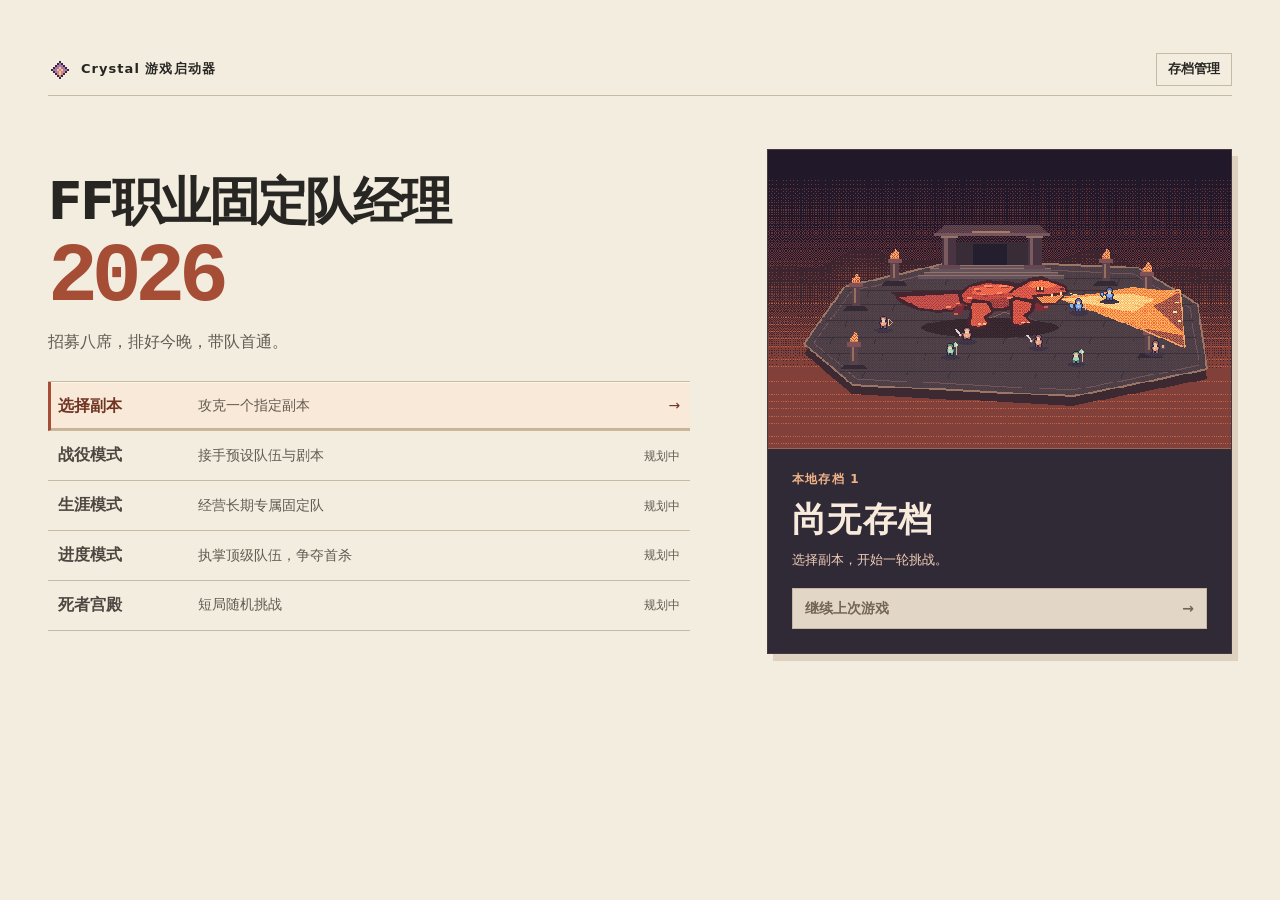
<file: index.html>
<!doctype html>
<html lang="zh-CN">
<head>
<meta charset="utf-8">
<script>
const crystalView=new URLSearchParams(location.search).has('screen');
if(!crystalView&&!new URLSearchParams(location.search).has('classic'))location.replace('./界面设计稿/index.html?play');
if(crystalView)document.documentElement.classList.add('screen-only');
</script>
<meta name="viewport" content="width=device-width, initial-scale=1">
<title>FF职业固定队经理2026 · 试玩版</title>
<style>
  html.screen-only body main{width:100%;max-width:none;margin:0}
  .screen-only main>header,.screen-only .toolbar,.screen-only main>footer{display:none}
  .screen-only .frame{border:0}
  html.screen-only,html.screen-only body{height:100%;overflow:hidden;background:#211c2b}
  html.screen-only body main{display:grid;place-items:center;height:100%;padding:0}
  html.screen-only .frame{width:min(100vw,188.235vh);height:min(100vh,53.125vw);min-height:0}
  :root{color-scheme:dark;--ink:#eae0cd;--muted:#aaa9b8;--line:#3e4254;--paper:#171923;--amber:#ffca8c}
  *{box-sizing:border-box}
  body{margin:0;background:#101118;color:var(--ink);font:15px/1.5 "Microsoft YaHei","PingFang SC",system-ui,sans-serif}
  body.webfont{font-family:"Noto Sans SC","Microsoft YaHei","PingFang SC",system-ui,sans-serif}
  main{width:min(1280px,calc(100% - 64px));margin:clamp(22px,5vh,62px) auto}
  header,.toolbar,footer{display:flex;align-items:center;justify-content:space-between;gap:16px;flex-wrap:wrap}
  header{padding-bottom:18px;border-bottom:1px solid var(--line)}
  h1{font-size:clamp(21px,4.3vw,56px);line-height:1.12;letter-spacing:.045em;margin:0;font-weight:760}
  header p{margin:6px 0 0;color:var(--muted);letter-spacing:.08em}
  .toolbar{margin:14px 0 0;background:var(--paper);padding:0 14px;border:1px solid var(--line);border-bottom:0}
  nav{display:flex;align-items:stretch;flex-wrap:wrap;gap:2px}
  button{font:inherit;color:var(--muted);background:none;border:1px solid transparent;cursor:pointer;padding:9px 13px;white-space:nowrap}
  button:hover,button:focus-visible{color:var(--ink);border-color:#8c90a2;outline:0}
  nav button[aria-pressed="true"]{color:var(--amber);background:#2b2832;border-bottom-color:var(--amber)}
  #sound{border-color:#4d4c5c;color:var(--ink)}
  #sound[aria-pressed="true"]{color:var(--amber)}
  .header-actions{display:flex;gap:8px;flex-wrap:wrap}
  #saves-open{border-color:#4d4c5c;color:var(--ink)}
  dialog{color:var(--ink);background:#22222f;border:1px solid #79717d;width:min(500px,calc(100% - 32px));padding:22px}
  dialog::backdrop{background:#101118bb}
  dialog h2{margin:0 0 8px;font-size:22px}
  dialog p{margin:8px 0;color:var(--muted);font-size:14px}
  dialog select{font:inherit;background:#22222f;color:var(--ink);padding:5px;margin:0 5px}
  .save-actions{display:flex;flex-wrap:wrap;gap:7px;margin-top:12px}
  dialog button{border-color:#625a67;color:var(--ink);padding:5px 8px}
  button:disabled{cursor:default;opacity:.52}
  .frame{width:100%;aspect-ratio:640/340;position:relative;background:#131827;border:1px solid var(--line);border-block-width:2px;overflow:hidden}
  .frame>canvas{position:absolute;inset:0;width:100%;height:100%;image-rendering:pixelated;pointer-events:none}
  .frame.online{aspect-ratio:auto}
  .online-view{position:relative;min-height:460px;padding:clamp(16px,3vw,38px);color:var(--ink)}
  #chat{min-height:510px}
  .online-view[hidden]{display:none}
  .online-title{display:flex;align-items:flex-start;justify-content:space-between;gap:14px;margin-bottom:18px}
  .online-title h2,.online-view h3,.online-view p{margin:0}
  .online-title h2{font-size:clamp(23px,3vw,35px);line-height:1.15;letter-spacing:.08em}
  .online-title p{color:var(--muted);font-size:13px;margin-top:7px}
  .signal{min-width:116px;margin:0;border:1px solid #496b66;background:#1d2b30;padding:6px 9px;color:#bae1cc;font-size:12px;text-align:center}
  .signal canvas{display:block;width:100%;height:18px;image-rendering:pixelated}
  .voice-layout{display:grid;grid-template-columns:168px minmax(0,1fr);gap:22px}
  .channel-list{display:grid;align-content:start;gap:7px}
  .channel-list button{display:flex;justify-content:space-between;gap:5px;text-align:left;border-color:#404958;background:#222a35;color:var(--ink);font-size:14px}
  .channel-list button[aria-pressed="true"]{color:#bae1cc;border-color:#779e8b;background:#283e40}
  .channel-list small,.presence small{color:var(--muted)}
  .voice-meta{display:flex;justify-content:space-between;gap:8px;margin:0 0 9px;font-size:13px;color:var(--muted)}
  .voice-roster{display:grid;grid-template-columns:repeat(4,minmax(0,1fr));gap:8px}
  .presence,.pinned,.roster,.history,.composer{border:1px solid #4c4758;background:#1f202c}
  .presence{min-height:105px;padding:9px;border-color:#45555e;background:#232a36;display:grid;align-content:start;gap:5px}
  .presence[data-active="true"]{border-color:#8eb9a2;background:#2a4041}
  .presence[data-offline="true"]{background:#23232f;border-style:dashed}
  .presence strong,.member-list strong{font-size:14px}
  .tag{display:inline-grid;place-items:center;min-width:25px;margin-right:5px;padding:1px 3px;color:#c4d8ff;background:#33445f;font:bold 11px Consolas,monospace}
  .tag.heal{color:#c0e4c9;background:#314e49}.tag.dps{color:#ffc3a9;background:#553c48}
  .pressure{display:grid;grid-template-columns:1fr auto;gap:7px;align-items:center;margin-top:3px;font-size:11px;color:#e4c4af}
  .pressure progress{width:100%;height:5px;appearance:none;border:0;background:#41414e;color:#a3bcaa}
  .pressure progress::-webkit-progress-bar{background:#41414e}.pressure progress::-webkit-progress-value{background:currentColor}
  .pressure progress::-moz-progress-bar{background:currentColor}.pressure.high progress{color:#f0a387}
  .voice-note{margin-top:12px!important;font-size:13px;color:#d3c9be}
  .chat-layout{display:grid;grid-template-columns:minmax(0,1fr) clamp(184px,24%,254px);gap:17px}
  .chat-main{min-width:0;display:grid;gap:8px}
  .pinned,.roster{padding:11px 13px}
  .pinned{border-left:3px solid var(--amber);background:#322a35;font-size:14px}
  .pinned strong{color:var(--amber);margin-right:6px}
  .history{height:238px;overflow:auto;padding:10px 12px;display:flex;flex-direction:column;gap:6px}
  .message{font-size:13px;overflow-wrap:anywhere;padding:6px 8px;border-left:2px solid #64697a;background:#282936}
  .message.staff{border-left-color:#dba988;background:#322a35}
  .message header{justify-content:flex-start;gap:8px;padding:0;border:0;font-size:11px;color:#dad0c5;margin-bottom:2px}
  .message time{color:#aaa9b8;font-family:Consolas,monospace}
  .composer{display:flex;gap:5px;padding:4px}
  .composer input{min-width:0;flex:1;border:0;background:none;color:var(--ink);font:inherit;font-size:13px;padding:7px}
  .composer input:focus-visible{outline:1px solid #c9a78d}
  .composer button,.roster button{color:#f3d2a9;border-color:#a17a69;background:#47353c;padding:5px 9px;font-size:13px}
  .composer button:hover,.roster button:hover,.channel-list button:hover{border-color:#e8c4a6}
  .roster h3{font-size:15px;color:var(--amber)}
  .roster p{font-size:12px;color:var(--muted);margin-top:3px}
  .roster button{width:100%;white-space:normal}
  .member-list{padding:0;margin:7px 0 11px;list-style:none}
  .member-list li{display:flex;align-items:center;gap:5px;padding:2px 0;font-size:13px}
  .member-list li small{margin-left:auto;color:var(--muted);text-align:right}
  #manager{min-height:530px}
  .mode-grid{display:grid;grid-template-columns:155px minmax(0,1fr);gap:16px}
  .mode-nav{list-style:none;padding:0;margin:0;display:grid;align-content:start;gap:6px}
  .mode-nav li{padding:8px 10px;border:1px solid #574c5b;background:#26232e;color:var(--muted);font-size:13px}
  .mode-nav li:first-child{border-color:#bb866b;color:#ffcf9b;background:#49353c}
  .mode-nav small{display:block;margin-top:2px;font-size:11px}
  .desk{background:#21212c;border:1px solid #6b5360;padding:14px;min-width:0;margin:0}
  .desk h3{color:#ffcb96;font-size:21px}
  .desk h4{margin:13px 0 6px;font-size:14px}
  .desk p{margin:5px 0;color:#cfc1c0;font-size:13px}
  .desk .desk-actions{display:flex;gap:7px;flex-wrap:wrap;margin-top:10px;align-items:center}
  .desk button,.desk select{border:1px solid #a47d73;background:#49353d;color:#f6dfc8;padding:5px 8px;font:inherit;font-size:13px}
  .desk button:hover,.desk select:focus-visible{border-color:#fbd09e}
  .desk .desk-primary{background:#7d4e46;border-color:#e2a47f}
  .draft-grid{display:grid;grid-template-columns:repeat(2,minmax(0,1fr));gap:6px}
  .draft-seat{min-width:0;background:#2b2734;padding:6px 8px}
  .draft-seat select{width:100%;margin-top:4px;padding:4px}
  .draft-seat p{font-size:11px;margin:3px 0 0}
  .state-list,.report-list{margin:8px 0 0;padding:0;list-style:none;display:grid;gap:4px;font-size:13px}
  .state-list{grid-template-columns:repeat(2,minmax(0,1fr))}
  .state-list li,.report-list li{background:#302b37;padding:4px 7px}
  .state-list .high{color:#ffa994}
  .report-list li[data-pass="true"]{border-left:2px solid #a5c5ae}
  .report-list li[data-pass="false"]{border-left:2px solid #f1a08b}
  .mechanic-detail{margin-top:10px;padding:6px 8px;border:1px solid #625460;background:#292632;font-size:13px}
  .mechanic-detail,.report-list li{min-width:0;overflow-x:auto}
  .mechanic-detail summary,.report-list summary{cursor:pointer;color:#f7d9bc}
  .mechanic-table{width:100%;border-collapse:collapse;margin-top:5px;text-align:left;font-size:12px}
  .mechanic-table th,.mechanic-table td{padding:3px 5px;border-bottom:1px solid #4f454f}
  @media(max-width:700px){.mode-grid,.draft-grid,.state-list{grid-template-columns:minmax(0,1fr)}.mode-nav{grid-template-columns:repeat(2,minmax(0,1fr))}}
  footer{padding:10px 0 0;color:var(--muted);font-size:13px}
  #font{font-size:13px;padding:2px 6px}
  .sr-only{position:absolute;width:1px;height:1px;clip-path:inset(50%);overflow:hidden;white-space:nowrap}
  @media(min-width:701px) and (min-height:600px){main{max-width:calc((100svh - 250px)*640/340)}}
  @media(max-width:700px){main{width:calc(100% - 24px)}.toolbar{padding:0 3px}button{padding:8px 9px;font-size:13px}header p{font-size:13px}footer{font-size:12px}.voice-layout,.chat-layout{grid-template-columns:minmax(0,1fr);gap:12px}.channel-list{grid-template-columns:repeat(3,minmax(0,1fr))}.channel-list button{flex-wrap:wrap;justify-content:center;gap:1px 6px;white-space:normal;padding:6px 3px;font-size:12px}.voice-roster{grid-template-columns:repeat(2,minmax(0,1fr))}.signal{min-width:85px}.history{height:210px}}
</style>
</head>
<body>
<main>
  <header>
    <div><h1>FF职业固定队经理2026</h1><p>选择副本试玩</p></div>
    <div class="header-actions"><button id="saves-open" type="button" aria-haspopup="dialog">存档</button><button id="sound" type="button" aria-pressed="false">开启音效</button></div>
  </header>
  <div class="toolbar">
    <nav aria-label="场景">
      <button type="button" data-scene="manager" aria-pressed="true">游戏模式</button>
      <button type="button" data-scene="raid" aria-pressed="false">战斗回放</button>
      <button type="button" data-scene="voice" aria-pressed="false">语音频道</button>
      <button type="button" data-scene="chat" aria-pressed="false">队伍群聊</button>
    </nav>
  </div>
  <div class="frame">
    <canvas id="world" width="640" height="340" aria-hidden="true"></canvas>
    <canvas id="hud" width="640" height="340" role="img" aria-label="潮汐观测站的八人固定队自动战斗画面"></canvas>
    <section id="manager" class="online-view" aria-labelledby="manager-title" hidden>
      <div class="online-title"><div><h2 id="manager-title">高难副本指挥台</h2><p>组建八人固定队，安排共同档期并推进首通。</p></div></div>
      <div class="mode-grid">
        <ul class="mode-nav" aria-label="游戏模式">
          <li>选择副本 <small>试玩开放</small></li>
          <li>战役模式 <small>预设背景和剧本 · 规划中</small></li>
          <li>生涯模式 <small>长期固定队 · 规划中</small></li>
          <li>进度模式 <small>顶级团队与首杀争夺 · 规划中</small></li>
          <li>死者宫殿 <small>短局肉鸽 · 规划中</small></li>
        </ul>
        <fieldset id="duty-desk" class="desk" aria-label="炎帝陵" disabled></fieldset>
      </div>
    </section>
    <section id="voice" class="online-view" aria-labelledby="voice-title" hidden>
      <div class="online-title">
        <div><h2 id="voice-title">语音频道</h2><p id="voice-context">本周开荒前 · 队伍状态快照</p></div>
        <div class="signal"><canvas id="wave" width="92" height="17" aria-hidden="true"></canvas><span id="speaker">无人发言</span></div>
      </div>
      <div class="voice-layout">
        <nav class="channel-list" aria-label="查看频道">
          <button type="button" data-channel="raid" aria-pressed="true">开荒语音 <small>6 人</small></button>
          <button type="button" data-channel="review" aria-pressed="false">双治疗复盘 <small>1 人</small></button>
          <button type="button" data-channel="reserve" aria-pressed="false">候补待命 <small>1 人</small></button>
        </nav>
        <section aria-label="语音队伍状态">
          <div class="voice-meta"><strong id="channel-name">开荒语音 · 6 人</strong><span>压力仅经理可见</span></div>
          <div id="voice-roster" class="voice-roster"></div>
          <p id="voice-note" class="voice-note"></p>
        </section>
      </div>
    </section>
    <section id="chat" class="online-view" aria-labelledby="chat-title" hidden>
      <div class="online-title"><div><h2 id="chat-title">队伍群聊</h2><p>观测站固定队 · 队内公告与排班</p></div></div>
      <div class="chat-layout">
        <div class="chat-main">
          <div class="pinned"><strong>群公告</strong><span id="notice"></span></div>
          <div id="messages" class="history" role="log" aria-label="群消息" tabindex="0"></div>
          <form class="composer" id="composer">
            <label class="sr-only" for="message">群消息</label><input id="message" required maxlength="150" autocomplete="off" placeholder="发一条队内消息…">
            <button type="submit">发送</button>
          </form>
        </div>
        <section class="roster" aria-labelledby="schedule-title">
          <h3 id="schedule-title">周六 · 20:00–22:30</h3><p id="attendance"></p>
          <ul id="member-list" class="member-list"></ul>
          <button id="substitute" type="button">安排雀斑补位</button>
        </section>
      </div>
    </section>
  </div>
  <footer><span id="caption">选择副本 · 炎帝陵</span><button id="replay-return" type="button" hidden>返回指挥台</button><span id="save-indicator">读取存档…</span><button id="font" type="button" aria-pressed="false">使用在线字体</button></footer>
  <p id="status" class="sr-only" role="status" aria-live="polite"></p>
</main>
<dialog id="saves" aria-labelledby="saves-title">
  <h2 id="saves-title">本地存档</h2>
  <p>炎帝陵进度、群消息和 H2 排班会自动保存。换站点或换设备可导入 JSON。</p>
  <label for="save-slot">存档槽</label>
  <select id="save-slot"><option value="1">存档 1</option><option value="2">存档 2</option><option value="3">存档 3</option></select>
  <button type="button" id="save-load">载入</button>
  <p id="save-details" role="status"></p>
  <div class="save-actions">
    <button type="button" id="save-export">导出 JSON</button>
    <button type="button" id="save-import">导入 JSON</button>
    <button type="button" id="save-restore">恢复上一份</button>
    <button type="button" id="save-before-upgrade" hidden>导出升级前备份</button>
  </div>
    <input type="file" id="save-file" accept=".json,application/json" hidden>
  <form method="dialog" class="save-actions"><button type="submit">关闭</button></form>
</dialog>

<script id="scene-worker" type="text/plain">
function buildRaid(g, random) {
  const { poly, rect, line, ring } = g;
  const coast = [[0,185],[88,158],[155,159],[235,169],[310,153],[382,161],[505,155],[640,173],[640,292],[0,292]];
  poly(coast,'#213449','#33435c',.37);
  for (let i=0;i<160;i++) {
    const x=Math.floor(random()*638), y=170+Math.floor(random()*130);
    rect(x,y,3+Math.floor(random()*20),1,i%5?'#34445e':'#697988');
  }
  const deck=[[112,156],[220,127],[420,127],[530,156],[560,241],[478,282],[162,282],[80,241]];
  poly(deck.map(([x,y])=>[x,y+13]),'#292637');
  poly([[80,241],[162,282],[478,282],[560,241],[560,253],[478,295],[162,295],[80,253]],'#413447','#4e3d4e',.6);
  line(81,252,162,293,2,'#645261');line(162,293,478,293,2,'#645261');line(478,293,559,252,2,'#645261');
  poly(deck,'#564959','#625568',.5);
  const inner=deck.map(([x,y])=>[320+(x-320)*.94,205+(y-205)*.86]);
  ring(inner,1.5,'#9a7a77');
  ring(deck,1,'#343044');
  for (let y=142, row=0; y<=275; y+=9,row++) {
    const left=y<158 ? 219-(y-127)*3.7 : y<239 ? 113-(y-158)*.37 : 86+(y-239)*1.94;
    const right=640-left;
    line(left+9,y,right-9,y,1,'#47404f');
    for (let x=left+14+(row%2)*20; x<right-13; x+=38) {
      line(x,y,x+3,y+8,1,'#47404f');
      if(random()<.53)rect(x+6,y+4,1+Math.floor(random()*6),1,'#776776');
    }
  }
  for (const [radiusX,radiusY,col] of [[131,49,'#785e69'],[113,41,'#836b73'],[72,24,'#a3847d'],[27,10,'#a3847d']]) {
    const points=Array.from({length:48},(_,i)=>[320+Math.cos(i*Math.PI/24)*radiusX,204+Math.sin(i*Math.PI/24)*radiusY]);
    ring(points,1,col);
  }
  for(const x of [112,529]) {
    const d=x<320?1:-1;
    poly([[x-17,175],[x+8,172],[x+27*d,184],[x+5,193],[x-18,189]],'#333042');
    rect(x-8,127,16,54,'#403b52'); rect(x-5,128,4,49,'#766078');rect(x-11,126,22,5,'#8b737e');
    rect(x-11,174,22,6,'#554657');rect(x-5,115,10,11,'#e3a66f');rect(x-7,121,14,4,'#a36d66');
    rect(x-2,115,4,6,'#ffcf89');rect(x-13,181,25,4,'#746071');
  }
  for(const [x,y] of [[162,268],[478,268],[320,270],[218,146],[421,146]]) {
    rect(x-6,y,12,2,'#bd957f');rect(x-2,y-2,4,6,'#d4a585');
  }
  for(let x=173;x<471;x+=24)rect(x,285,7,2,'#ac807d');
}

function buildOnline(g,isVoice){
  const base=isVoice?'#25383d':'#473541';
  const stitch=isVoice?'#55716d':'#735363';
  g.poly([[0,0],[460,0],[640,154],[640,340],[520,340],[0,130]],base,'#28283a',.58);
  for(let x=0;x<640;x+=12)g.rect(x,0,5,2,stitch);
  for(let y=54;y<340;y+=15)g.line(0,y,640,y,1,base,stitch,.16);
}

function buildForge(g){
  const {poly,rect,line,ring}=g;
  const floor=[[142,156],[270,126],[475,134],[543,176],[554,250],[402,281],[151,268],[96,221]];
  const side=floor.map(([x,y])=>[x,y+11]);
  poly(side,'#3d2932');
  poly(floor,'#493b43','#55454b',.46);ring(floor,2,'#9b7565');
  const inside=[[150,161],[274,133],[470,141],[534,180],[545,246],[401,274],[156,261],[107,220]];
  ring(inside,1,'#73545a');
  for(const [y,left,right] of [[146,238,478],[160,146,503],[176,132,537],[194,120,539],[213,107,542],[232,118,547],[252,137,524]]){
    line(left,y,right,y,1,'#3b3039');
    for(let x=left+18+(y%11);x<right-18;x+=49)line(x,y,x-3,y+8,1,'#3b3039');
  }
  for(let stair=0;stair<4;stair++){
    const x=246-stair*7,y=131+stair*4,w=124+stair*14;
    rect(x,y,w,4,'#65525a');rect(x,y,w,1,'#927269');
  }
  rect(257,105,101,26,'#382c36');rect(288,107,39,24,'#241f2e');
  for(const x of [253,350]){
    rect(x,95,16,41,'#493541');rect(x+2,95,4,39,'#7c5b60');
    rect(x-4,131,24,5,'#634851');rect(x-2,95,20,5,'#987367');
  }
  poly([[244,96],[257,85],[362,85],[375,96]],'#4c3543','#6b4a51',.48);
  rect(243,94,133,4,'#76555c');rect(287,92,43,3,'#a77968');
  for(const [x,y] of [[155,178],[486,165],[199,150],[439,150],[153,245],[489,232]]){
    poly([[x-10,y],[x+10,y],[x+15,y+5],[x-15,y+5]],'#332a35');
    rect(x-5,y-22,10,22,'#5a414a');rect(x-2,y-20,2,16,'#957060');
    rect(x-8,y-26,16,5,'#815158');rect(x-5,y-29,10,3,'#d57c52');
    poly([[x-5,y-27],[x-4,y-32],[x-1,y-31],[x+1,y-38],[x+5,y-32],[x+5,y-27]],'#b74c46','#f9ab60',.65);
  }
  const seal=[[291,198],[324,185],[365,199],[331,213]];
  ring(seal,1,'#8d625c');ring([[286,198],[324,182],[371,199],[331,216]],1,'#63464d');
}

onmessage = ()=>{
  try {
    let seed=18327;
    const random=()=>{seed=(Math.imul(1664525,seed)+1013904223)>>>0;return seed/4294967296;};
    const scenes={};
    const tasks=[['raid','生成观测站与水面',g=>buildRaid(g,random)],['forge','生成炎帝陵场地',buildForge],['voice','生成语音频道底图',g=>buildOnline(g,true)],['chat','生成队伍群聊底图',g=>buildOnline(g,false)]];
    postMessage({progress:8,label:'准备有限调色板'});
    tasks.forEach(([name,label,build],index)=>{
      const g=geometry();build(g);scenes[name]=new Float32Array(g.vertices);
      postMessage({progress:25+index*20,label});
    });
    postMessage({scenes},Object.values(scenes).map(vertices=>vertices.buffer));
  } catch(error) { postMessage({error:error.message}); }
};
</script>
<script>
'use strict';
const W=640,H=340;
const world=document.querySelector('#world'), hud=document.querySelector('#hud');
const ctx=hud.getContext('2d');
const status=document.querySelector('#status'), frame=document.querySelector('.frame');
const sceneNames={manager:'游戏模式',raid:'战斗回放',voice:'语音频道',chat:'队伍群聊'};
let scene='manager',sceneStart=0,progress=0,loadingLabel='准备生成场景',errorMessage='';
const reduceMotion=matchMedia('(prefers-reduced-motion: reduce)');
const screens={manager:'选择副本 · 炎帝陵',raid:'只读战斗回放',voice:'到场、麦克风与队员压力',chat:'群公告、排班与成员管理'};

function geometry(){
  const vertices=[],colors=new Map();
  function rgb(hex){
    if(!colors.has(hex)){
      const color=parseInt(hex.slice(1),16);
      colors.set(hex,[(color>>16&255)/255,(color>>8&255)/255,(color&255)/255]);
    }
    return colors.get(hex);
  }
  function poly(points,a,b=a,t=0){
    const A=rgb(a), B=rgb(b);
    for(let i=1;i<points.length-1;i++){
      for(const [x,y] of [points[0],points[i],points[i+1]])vertices.push(x,y,...A,...B,t);
    }
  }
  function rect(x,y,w,h,a,b,t){
    poly([[x,y],[x+w,y],[x+w,y+h],[x,y+h]],a,b,t);
  }
  function line(x,y,x2,y2,width,a,b,t){
    const length=Math.hypot(x2-x,y2-y);
    if(!length)return;
    const dx=(y-y2)*width/(2*length),dy=(x2-x)*width/(2*length);
    poly([[x+dx,y+dy],[x2+dx,y2+dy],[x2-dx,y2-dy],[x-dx,y-dy]],a,b,t);
  }
  function ring(points,width,a,b,t){
    for(let i=0;i<points.length;i++)line(...points[i],...points[(i+1)%points.length],width,a,b,t);
  }
  return {vertices,poly,rect,line,ring};
}

const dither=`
const int BAYER[16] = int[16](0,8,2,10,12,4,14,6,3,11,1,9,15,7,13,5);
vec3 tone(vec3 first, vec3 second, float ratio){
  ivec2 p=ivec2(gl_FragCoord.xy);
  float limit=(float(BAYER[(p.y & 3)*4+(p.x & 3)])+0.5)/16.0;
  return ratio>limit ? second : first;
}
vec3 rgb(float r,float g,float b){ return vec3(r,g,b)/255.0; }
`;
const vsBg=`#version 300 es
void main(){
  vec2 p=vec2(float((gl_VertexID << 1) & 2),float(gl_VertexID & 2));
  gl_Position=vec4(p*2.0-1.0,0,1);
}`;
const fsBg=`#version 300 es
precision highp float;
precision highp int;
uniform float u_time;
uniform int u_scene;
out vec4 color;
${dither}
void main(){
  vec2 p=floor(gl_FragCoord.xy);
  float y=340.0-p.y, x=p.x;
  vec3 c;
  if(u_scene==3){
    float haze=clamp((y-28.)/185.,0.,1.);
    c=tone(rgb(33.,24.,41.),rgb(106.,54.,57.),haze);
    float ridge=128.+floor((sin(x*.027)*10.+sin(x*.069)*5.)/2.)*2.;
    if(y>ridge)c=tone(rgb(61.,37.,47.),rgb(130.,64.,59.),clamp((y-ridge)/118.,0.,1.));
    if(y>168.&&mod(y,8.)==0.)c=tone(c,rgb(197.,96.,64.),.29+sin(x*.035+floor(u_time*2.))*.13);
  } else if(u_scene!=0){
    float fade=clamp(1.03-distance(vec2(x,y*1.26),vec2(320.,188.))/298.,0.,1.);
    c=tone(rgb(16.,18.,29.),u_scene==1?rgb(35.,41.,55.):rgb(47.,34.,43.),fade);
    if(mod(y,25.)==0. && y>174.) c=tone(c,rgb(61.,50.,64.),.24);
  } else if(y<161.) {
    float haze=clamp((y-24.)/135.,0.,1.);
    c=tone(rgb(26.,29.,51.),rgb(88.,71.,94.),haze);
    float moon=distance(vec2(x,y),vec2(458.,76.));
    if(moon<38.) c=tone(c,rgb(124.,92.,106.),(38.-moon)*.022);
    if(moon<23.) c=tone(rgb(218.,149.,132.),rgb(249.,185.,148.),clamp((81.-y)/30.+.38,0.,1.));
    vec2 cell=floor(p/11.);
    float star=fract(sin(dot(cell,vec2(12.9898,78.233)))*43758.5453);
    if(star>.86 && mod(p.x+floor(star*31.),11.)<1. && mod(p.y+floor(star*53.),11.)<1. && y<109. && moon>39.) c=rgb(155.,141.,160.);
    float ridge=119.+floor((sin(x*.017)*8.+sin(x*.057)*3.+sin(x*.006)*6.)/2.)*2.;
    if(y>ridge) c=tone(rgb(51.,49.,72.),rgb(91.,71.,92.),clamp((y-ridge)/39.,0.,1.));
    float bank=140.+floor((sin(x*.023+2.)*6.+sin(x*.075)*2.)/2.)*2.;
    if(y>bank) c=tone(rgb(39.,45.,66.),rgb(80.,67.,87.),clamp((y-bank)/20.,0.,1.));
    if(y>133. && mod(floor(y/3.)+floor(x/90.),7.)==0.)c=tone(c,rgb(134.,104.,115.),.27);
  } else {
    float turn=floor(u_time*3.);
    float ripple=sin(floor(x/4.)*.24+floor(y/2.)*.72+turn*.21);
    float light=clamp((1.-abs(x-464.)/200.)*(1.-(y-161.)/180.)+ripple*.18,0.,1.);
    c=tone(rgb(26.,42.,62.),rgb(76.,81.,103.),light);
    if(mod(y,5.)==0. && ripple>.35)c=tone(c,rgb(133.,111.,124.),.30);
    if(y<171.)c=tone(c,rgb(139.,109.,127.),(171.-y)*.035);
  }
  color=vec4(c,1.);
}`;
const vsScene=`#version 300 es
layout(location=0) in vec2 position;
layout(location=1) in vec3 first;
layout(location=2) in vec3 second;
layout(location=3) in float ratio;
flat out vec3 inkA;
flat out vec3 inkB;
flat out float mixRatio;
void main(){
  gl_Position=vec4(position.x/320.0-1.0,1.0-position.y/170.0,0.0,1.0);
  inkA=first;inkB=second;mixRatio=ratio;
}`;
const fsScene=`#version 300 es
precision highp float;
precision highp int;
flat in vec3 inkA;
flat in vec3 inkB;
flat in float mixRatio;
out vec4 color;
${dither}
void main(){color=vec4(tone(inkA,inkB,mixRatio),1.);}`;

const gl=world.getContext('webgl2',{alpha:false,antialias:false,depth:false,stencil:false});
let backdrop,solid,vao,dynamicBuffer,backdropTime,backdropScene;
const scenes={};
function program(vertex,fragment){
  const shaders=[[gl.VERTEX_SHADER,vertex],[gl.FRAGMENT_SHADER,fragment]].map(([type,code])=>{
    const shader=gl.createShader(type);
    gl.shaderSource(shader,code);gl.compileShader(shader);
    if(!gl.getShaderParameter(shader,gl.COMPILE_STATUS))throw new Error(gl.getShaderInfoLog(shader));
    return shader;
  });
  const result=gl.createProgram();
  for(const shader of shaders)gl.attachShader(result,shader);
  gl.linkProgram(result);
  for(const shader of shaders)gl.deleteShader(shader);
  if(!gl.getProgramParameter(result,gl.LINK_STATUS))throw new Error(gl.getProgramInfoLog(result));
  return result;
}
function startRenderer(){
  if(!gl)throw new Error('此浏览器无法启动 WebGL2');
  backdrop=program(vsBg,fsBg);solid=program(vsScene,fsScene);
  backdropTime=gl.getUniformLocation(backdrop,'u_time');backdropScene=gl.getUniformLocation(backdrop,'u_scene');
  vao=gl.createVertexArray();dynamicBuffer=gl.createBuffer();
  gl.viewport(0,0,W,H);
  gl.disable(gl.DITHER);
}
function drawBuffer(buffer,count){
  gl.bindBuffer(gl.ARRAY_BUFFER,buffer);
  for(const [attribute,size,offset] of [[0,2,0],[1,3,2],[2,3,5],[3,1,8]]){
    gl.enableVertexAttribArray(attribute);
    gl.vertexAttribPointer(attribute,size,gl.FLOAT,false,36,offset*4);
  }
  gl.drawArrays(gl.TRIANGLES,0,count);
}
function drawWorld(time,figures,worldName=scene==='manager'?'chat':scene){
  gl.bindVertexArray(null);
  gl.useProgram(backdrop);
  gl.uniform1f(backdropTime,time);
  gl.uniform1i(backdropScene,['raid','voice','chat','forge'].indexOf(worldName));
  gl.drawArrays(gl.TRIANGLES,0,3);
  if(!scenes[worldName])return;
  gl.useProgram(solid);
  gl.bindVertexArray(vao);
  drawBuffer(scenes[worldName].buffer,scenes[worldName].count);
  if(figures?.vertices.length){
    gl.bindBuffer(gl.ARRAY_BUFFER,dynamicBuffer);
    gl.bufferData(gl.ARRAY_BUFFER,new Float32Array(figures.vertices),gl.DYNAMIC_DRAW);
    drawBuffer(dynamicBuffer,figures.vertices.length/9);
  }
}

function showProgress(value,label){
  progress=value;loadingLabel=label;
  frame.dataset.progress=value;
  status.textContent=`${label} ${value}%`;
}
async function startWorker(){
  showProgress(1,'启动场景生成');
  const began=performance.now();
  const source=`${geometry.toString()}\n${document.querySelector('#scene-worker').textContent}`;
  const url=URL.createObjectURL(new Blob([source],{type:'text/javascript'}));
  let worker;
  try{
    worker=new Worker(url);
    const data=await new Promise((resolve,reject)=>{
      worker.onmessage=({data})=>{
        if(data.error)reject(new Error(data.error));
        else if(data.scenes)resolve(data.scenes);
        else showProgress(data.progress,data.label);
      };
      worker.onerror=error=>reject(new Error(error.message||'场景生成失败'));
      worker.postMessage('build');
    });
    showProgress(94,'上传场景网格');
    for(const [name,vertices] of Object.entries(data)){
      const buffer=gl.createBuffer();
      gl.bindBuffer(gl.ARRAY_BUFFER,buffer);gl.bufferData(gl.ARRAY_BUFFER,vertices,gl.STATIC_DRAW);
      scenes[name]={buffer,count:vertices.length/9};
    }
    await new Promise(resolve=>setTimeout(resolve,Math.max(0,460-(performance.now()-began))));
    showProgress(100,'全部场景已就绪');sceneStart=performance.now();
  } finally {
    worker?.terminate();URL.revokeObjectURL(url);
  }
}

const roles=[
  ['MT','白脊','#86b4ed','#536eac'],['ST','榆桥','#86b4ed','#536eac'],
  ['H1','澄灯','#a7d7b5','#568977'],['H2','稻穗','#a7d7b5','#568977'],
  ['D1','静弦','#eea682','#a76066'],['D2','纸短','#eea682','#a76066'],
  ['D3','踏水','#eea682','#a76066'],['D4','一页雨','#eea682','#a76066'],
];
const standing=[[298,174],[344,176],[249,226],[392,224],[272,198],[370,197],[206,221],[434,225]];
const formation=[[278,173],[362,173],[215,235],[425,235],[227,194],[413,194],[292,249],[350,247]];
const beats=[0,3,7,11,15,20,24];
const captions=[
  ['准备确认','八席就位 · 开怪倒计时'],['接管','MT 接班，ST 接手首领'],['断流预警','分散至安全位，H2 准备交保护'],
  ['治疗交接','H2 铺盾，H1 准备接恢复'],['红线','D2、D3 优先转火分体'],['通关','全队通过值更者'],
];
const firstFailure={3:['保护缺失','H2 错过保护时点，H1 的恢复窗口被阻断'],4:['团灭','断流未通过 · 记录交接责任'],5:['返回准备','保持阵容，重新同步治疗口令']};
const bodyPixels=[
  '....####....','...#KKKK#...','..#KKKKKK#..','..#KFYYFK#..',
  '..#FYYYYF#..','...#YYYY#...','..##WWWW##..','.#KKAAAAKK#.',
  '.#KAAAAAAK#.','.#KAAWAAAK#.','..#AAAAAA#..','..#KKAAKK#..',
  '..#KK##KK#..','..#KK##KK#..','..###..###..',
];
const diamond=(x,y,w,h)=>[[x,y-h],[x+w,y],[x,y+h],[x-w,y]];
const ellipse=(x,y,w,h)=>Array.from({length:32},(_,i)=>[x+Math.cos(i*Math.PI/16)*w,y+Math.sin(i*Math.PI/16)*h]);
function sprite(g,index,x,y,time,down=false){
  const [, ,a,k]=roles[index], {rect,poly}=g;
  x=Math.round(x);y=Math.round(y);
  g.poly(ellipse(x,y-1,11,3),'#392f42','#493a4c',.45);
  if(down){
    rect(x-9,y-5,17,4,'#342e42');rect(x-6,y-6,10,3,k);rect(x+3,y-6,4,3,'#ac8e86');
    return;
  }
  const stride=Math.floor(time*3+index)%2;
  const colors={'#':'#282539',K:k,F:'#a9807b',Y:'#edc1a0',W:'#eadcd0',A:a};
  bodyPixels.forEach((row,dy)=>[...row].forEach((pixel,dx)=>{
    if(pixel!=='.')rect(x+dx-6,y+dy-17-stride,1,1,colors[pixel]);
  }));
  if(index<2){
    poly([[x-11,y-12],[x-6,y-12],[x-5,y-8],[x-8,y-5],[x-11,y-8]],'#323f62');
    poly([[x-10,y-11],[x-7,y-11],[x-7,y-7],[x-10,y-8]],a);rect(x+7,y-13,1,8,'#d5c5b4');
  }else if(index<4){
    rect(x+7,y-16,1,12,'#cdb4a2');poly(diamond(x+7,y-16,3,3),a);rect(x+7,y-17,1,2,'#eaf1cf');
  }else if(index<6){
    g.line(x-7,y-8,x-13,y-16,2,'#dcd4d2');g.line(x-8,y-7,x-5,y-11,1,'#a86d69');
  }else if(index===6){
    g.line(x+7,y-14,x+11,y-10,1,'#d3a179');g.line(x+11,y-10,x+7,y-6,1,'#d3a179');g.line(x+7,y-14,x+7,y-6,1,'#f0c5a2');
  }else{
    rect(x+6,y-12,5,5,'#594e6b');rect(x+7,y-12,3,4,'#e2af84');
  }
}

function watchman(g,t,form){
  const {rect,poly,line}=g, x=320, y=202;
  const bob=Math.floor(Math.sin(t*3)*2);
  poly(ellipse(x,y,43,10),'#3d3246','#523b4d',.5);
  g.ring(ellipse(x,y,36,8),1,'#ba7e76');
  const b=(left,top,w,h,ink,other,shade)=>rect(x+left,y+top+bob,w,h,ink,other,shade);
  const shard=(side)=>{
    poly([[x+side*14,y-30+bob],[x+side*32,y-47+bob],[x+side*29,y-27+bob],[x+side*39,y-34+bob],[x+side*35,y-16+bob],[x+side*18,y-12+bob]],'#5d516c','#8a6a7c',.55);
    line(x+side*15,y-31+bob,x+side*32,y-47+bob,2,'#c99b9c');
    line(x+side*33,y-28+bob,x+side*37,y-32+bob,1,'#f3b487');
  };
  shard(-1);shard(1);
  b(-21,-28,42,18,'#39344f');b(-16,-39,32,27,'#71617a','#8e7284',.45);
  b(-12,-48,24,17,'#524962');b(-9,-51,18,19,'#9e7781','#b78a8b',.5);
  b(-11,-42,22,9,'#353248');b(-8,-39,5,2,'#ffc489');b(3,-39,5,2,'#ffc489');
  b(-8,-27,16,15,'#574052');b(-6,-25,12,11,'#a7646d');
  const core=form?'#f0a27c':'#fab788';
  poly(diamond(x,y-20+bob,6,7),'#ce7a76',core,.55);poly(diamond(x,y-20+bob,2,4),'#ffe3a0');
  b(-16,-12,8,5,'#917480');b(8,-12,8,5,'#917480');
  b(-8,-7,16,4,'#553a4b');
}

function raidState(elapsed){
  const run=Math.floor(elapsed/24),t=elapsed%24;
  const step=beats.findIndex((value,i)=>i>0&&value>t)-1;
  const failed=run%2===0;
  const gone=failed&&step>=4, victory=!failed&&step===5;
  const blend=Math.max(0,Math.min(1,(t-6.5)/2))*(1-Math.max(0,Math.min(1,(t-12.7)/1.8)));
  const pts=standing.map(([x,y],i)=>[
    Math.round(x+(formation[i][0]-x)*blend)+(step===1&&i<2?(i===0?-5:5):0),
    Math.round(y+(formation[i][1]-y)*blend)+(step===4&&i===5?-6:0),
  ]);
  return {run,t,step,failed,gone,victory,pts,caption:failed&&firstFailure[step]?firstFailure[step]:captions[step]};
}
function drawRaid(state){
  const {t,step,failed,gone,victory,pts}=state;
  const g=geometry(), {rect,poly,line,ring}=g, motion=reduceMotion.matches?0:t;
  if(step===2||step===3){
    const telegraph=ellipse(320,204,88,32);
    poly(telegraph,'#655363','#ba735f',.48);
    ring(telegraph,2,'#e9a079');
    ring(ellipse(320,204,82,29),1,'#ad7a72');
    for(const [x,y] of formation)ring(diamond(x,y-1,11,5),1,'#82a7a3');
  }
  if(step===3&&!failed){
    for(const [x,y] of pts){
      ring(ellipse(x,y-8,12,13),1,'#a8d3b0');rect(x-11,y-16,3,3,'#cde4bb');
    }
  }
  if(gone&&step===4){
    for(const [r,s] of [[88,30],[130,46],[173,60]])ring(ellipse(320,204,r,s),1.2,'#e6a083');
  }
  if(!victory)watchman(g,motion,step===2||step===3);
  else{
    for(let i=0;i<17;i++){
      const x=268+(i*43)%105,y=155+(i*17)%49-Math.floor(motion%3*4);
      rect(x,y,1+i%3,1+i%2,i%2?'#e2a683':'#f3cd99');
    }
    poly(diamond(320,181,9,14),'#d5a37d','#f5ca8e',.7);
  }
  if(step===4&&!failed){
    for(const x of [237,404]){
      poly(diamond(x,184,9,15),'#ab777d','#dba78b',.55);poly(diamond(x,181,4,8),'#f4b987');
      ring(ellipse(x,199,13,4),1,'#d49383');
    }
  }
  for(const i of pts.map((_,i)=>i).sort((a,b)=>pts[a][1]-pts[b][1])){
    const [x,y]=pts[i];sprite(g,i,x,y,motion,gone&&step===4);
    if(!gone&&step>=1&&!victory&&Math.floor(motion*6+i)%5===0){
      const dir=x<320?1:-1;
      line(x+dir*8,y-10,x+dir*15,y-17,1.5,roles[i][2]);rect(x+dir*15,y-16,2,2,'#f4d8a2');
    }
  }
  return g;
}

const ui={paper:'#1c1c2a',edge:'#726878',main:'#f5debf',muted:'#c0b3bd',amber:'#ffc281',blue:'#86b4ed',green:'#a7d7b5'};
const fontLocal='"Microsoft YaHei","PingFang SC",sans-serif';
const numberFont='Consolas,"Courier New",monospace';
let useOnline=false;
function text(value,x,y,size=10,color=ui.main,{weight=500,align='left',numeric=false}={}){
  ctx.fillStyle=color;ctx.textAlign=align;ctx.textBaseline='alphabetic';
  ctx.font=`${weight} ${size}px ${numeric?numberFont:(useOnline?'"Noto Sans SC",':'')+fontLocal}`;
  ctx.fillText(value,x,y);
}
function block(x,y,w,h,color){ctx.fillStyle=color;ctx.fillRect(x,y,w,h);}
function panel(x,y,w,h){block(x,y,w,h,ui.edge);block(x+1,y+1,w-2,h-2,ui.paper);}
function meter(x,y,w,h,fraction,color){
  block(x,y,w,h,'#343141');
  block(x,y,Math.floor(w*Math.max(0,Math.min(1,fraction))),h,color);
}

function drawLoading(){
  block(0,0,W,H,'#141829');
  for(let y=6;y<H;y+=6)block(0,y,W,1,'#191c2e');
  panel(166,126,308,88);
  if(errorMessage){
    text('场景未能加载',184,153,15,ui.amber,{weight:700});
    text(errorMessage,184,176,11,ui.muted);
    text('刷新页面可重试',184,195,10,ui.muted);
    return;
  }
  text('生成场景',184,150,15,ui.amber,{weight:700});
  text(loadingLabel,184,172,10,ui.muted);
  text(`${progress}%`,454,172,12,ui.main,{align:'right',numeric:true});
  meter(184,184,270,7,progress/100,ui.amber);
}

function raidHud(s){
  const {t,run,step,caption,failed,gone,victory,pts}=s;
  panel(12,12,158,46);block(12,12,3,46,ui.amber);
  text('潮汐观测站',24,32,15,ui.main,{weight:700});
  text('一层 / 值更者',24,48,9,ui.muted);
  panel(216,12,208,36);
  const hp=failed?Math.max(.45,1-t*.029):Math.max(0,1-Math.max(0,t-2)/18);
  text('值更者',227,27,10,ui.main,{weight:700});
  text(`${Math.round(hp*100)}%`,413,27,10,ui.main,{align:'right',numeric:true});
  meter(227,34,186,5,hp,'#db947e');
  panel(523,12,105,46);
  text(`第 ${run+1} 把`,533,31,12,ui.main,{weight:700});
  text(`${String(Math.floor(t)).padStart(2,'0')} / 24s`,533,47,10,ui.muted,{numeric:true});
  for(let i=0;i<pts.length;i++){
    const [x,y]=pts[i];
    const labelY=y+(gone&&step===4?-9:-21);
    block(x-9,labelY-8,18,11,'#272438');
    text(roles[i][0],x,labelY,9,gone&&step===4?'#c39a95':roles[i][2],{numeric:true,align:'center',weight:700});
  }
  panel(12,264,616,27);
  text(caption[0],23,282,11,gone&&!victory?'#f5aa97':ui.amber,{weight:700});
  text(caption[1],98,282,10,ui.main);
  for(let i=0;i<6;i++)meter(521+i*16,276,13,3,i<step?1:i===step?(t-beats[i])/(beats[i+1]-beats[i]):0,ui.amber);
  for(let i=0;i<roles.length;i++){
    const [role,name,color]=roles[i], x=12+i*77;
    panel(x,298,76,31);block(x+1,299,2,29,color);
    text(role,x+8,311,9,color,{numeric:true,weight:700});text(name,x+27,311,9,ui.main);
    let life=1;
    if(gone&&step===4)life=0;
    else if(step===3)life=failed?.58:.83;
    else if(step===1&&i<2)life=.75;
    else if(step===4)life=.81;
    meter(x+8,318,60,4,life,color);
  }
}

function forgeReplay(log,elapsed){
  const failedCheck=log.fail<0?null:log.checks[log.fail];
  const failedPhase=failedCheck?.survived?forgePhases[log.fail]:null;
  const finish=failedPhase?2+log.fail*3+3*Math.max(...failedCheck.survived)/failedPhase.seconds:2+log.checks.length*3;
  const t=Math.min(elapsed,finish);
  const index=limit(Math.floor((t-2)/3),0,log.checks.length-1);
  const ended=elapsed>=finish, victory=ended&&log.fail===-1;
  const passed=log.checks.slice(0,Math.max(0,Math.floor((t-2)/3))).filter(check=>check.pass).length;
  const hp=victory?0:ended&&log.fail===3?Math.max(.02,(damageGate-log.damage)/damageGate):1-passed*.26;
  const caption=ended
    ? victory?['首通','朱鳞巨蜥倒下，陵殿的余焰逐渐熄灭。']
      : log.fail===3?['狂暴',`有效输出 ${log.damage} / ${damageGate}，巨蜥引燃陵殿。`]
      : ['团灭',failedCheck?.cause==='survival'?`${forgePhases[log.fail].name}的动作通过，但团队未撑住伤害。`:`${forgePhases[log.fail].name}未通过，返回指挥台查看战报。`]
    : elapsed<2?['准备确认','八席已就位，朱鳞巨蜥从陵门前抬头。']:[forgePhases[index].name,forgePhases[index].brief];
  const downs=log.roster.map((_,seat)=>ended&&!victory||!!failedPhase&&index===log.fail&&
    (t-2-index*3)*failedPhase.seconds/3>=failedCheck.survived[seat]);
  return {log,t,index,hp,ended,victory,downs,run:log.pull-1,step:ended?(victory?5:4):elapsed<2?0:index+1,failed:log.fail>=0,caption};
}
const forgePositions=[[[408,187],[443,174],[262,238],[405,246],[281,220],[362,227],[186,207],[495,234]],
  [[401,180],[444,174],[257,239],[370,243],[214,219],[423,218],[319,249],[487,197]],
  [[410,175],[457,174],[302,234],[343,232],[181,218],[254,236],[387,241],[471,222]]];
const tombFireMarks=[[[386,168],[523,160],[529,225]],[[257,237],[318,249],[367,239]],[[181,219],[255,235],[387,240],[473,221]]];

function drawTombLizard(g,phase,breathing,beat){
  const x=219,y=132-(breathing?2:0);
  const shape=(points,a,b,mix)=>g.poly(points.map(([u,v])=>[x+u*2,y+v*2]),a,b,mix);
  const pixel=(u,v,w,h,color)=>g.rect(x+u*2,y+v*2,w*2,h*2,color);
  g.poly(ellipse(307,203,78,11),'#31252d','#422b33',.39);
  // Tail, far legs, torso, then the near legs and the head.
  const flick=beat%10>=5?2:0;
  shape([[-12,16-flick],[-4,20-flick],[5,22],[15,22],[25,19],[34,15],[42,18],[38,24],[26,27],[14,28],[3,26],[-6,23]],'#442630');
  shape([[-8,19-flick],[-2,22-flick],[7,24],[16,24],[25,21],[34,17],[39,19],[35,23],[25,25],[14,26],[4,25]],'#a53e43','#cd554c',.63);
  shape([[32,18],[40,19],[36,23],[29,24],[28,29],[23,30],[23,27],[26,23]],'#762f38');
  shape([[59,16],[67,15],[70,20],[73,22],[78,22],[77,26],[71,27],[66,24],[59,23]],'#802f39');
  pixel(24,28,2,1,'#b96c62');pixel(75,24,2,1,'#b96c62');
  shape([[26,18],[32,12],[43,9],[54,10],[65,12],[69,17],[64,23],[52,27],[36,26],[27,22]],'#442731');
  shape([[28,18],[33,13],[43,11],[54,12],[64,14],[67,18],[62,22],[51,25],[35,24],[29,21]],'#a7383d','#d45145',.68);
  shape([[33,16],[43,12],[53,12],[61,14],[55,16],[45,18],[37,18]],'#dd5547','#f77954',.49);
  shape([[36,21],[47,23],[59,19],[63,20],[57,24],[46,25],[36,24]],'#7e3239','#bb4c46',.55);
  for(const [u,v,w] of [[35,14,3],[41,12,4],[49,12,5],[57,14,3],[39,17,3],[48,16,3],[54,19,4],[31,19,3],[19,24,3],[25,22,2]]){
    pixel(u,v,w,1,'#ff8b59');pixel(u+1,v+1,w,1,'#a53940');
  }
  shape([[34,20],[44,21],[47,27],[42,31],[45,34],[41,37],[32,37],[31,34],[35,30],[31,25]],'#472631');
  shape([[34,22],[42,22],[45,27],[39,31],[43,34],[38,36],[33,35],[37,30],[33,25]],'#c44943','#e4664a',.54);
  shape([[55,20],[64,18],[70,22],[69,27],[64,31],[69,34],[65,36],[57,36],[56,33],[60,29],[55,25]],'#442630');
  shape([[57,21],[64,20],[68,23],[67,26],[62,30],[66,33],[62,35],[57,34],[61,29],[57,25]],'#b63d42','#e46149',.63);
  for(const [u,v] of [[37,34],[40,34],[62,33],[65,33]])pixel(u,v,2,1,'#f7be91');
  shape([[55,16],[62,13],[66,8],[74,7],[81,10],[87,12],[89,16],[85,19],[77,23],[67,22],[58,20]],'#46272f');
  shape([[55,17],[63,14],[67,10],[74,9],[80,11],[86,13],[87,16],[84,18],[76,21],[67,20],[59,19]],'#bb4340','#e7604b',.62);
  shape([[65,13],[69,10],[74,9],[82,12],[78,14],[69,14]],'#e95743','#ff8954',.63);
  pixel(70,13,5,3,'#5b2c31');pixel(71,13,3,2,'#ffd276');pixel(72,13,1,2,'#472630');
  pixel(84,14,2,1,'#69313a');
  if(breathing){
    shape([[68,18],[87,16],[86,19],[81,23],[74,24],[69,21]],'#4d2933');
    shape([[71,19],[86,18],[81,22],[74,22]],'#e65e3c','#ffb363',.52);
    pixel(79,17,1,2,'#ffe1a4');pixel(84,16,1,2,'#ffe1a4');
  }else{
    pixel(72,17,14,1,'#663039');pixel(76,18,6,1,'#d79061');
  }
  if(phase===2){pixel(36,15,2,1,'#ffc175');pixel(47,13,3,1,'#ffc175');pixel(59,15,2,1,'#ffc175');}
}

function drawTombFire(g,index,beat,burning){
  const {poly,ring,rect}=g;
  const marks=tombFireMarks[index];
  if(index===0){
    poly(marks,'#694045','#ce674a',.57);ring(marks,1.5,'#f3a363');
    if(!burning)return;
    poly([[386,170],[469,157],[523,162],[493,178],[530,212],[480,204]],'#ee6d3d','#ffaf5a',.62);
    poly([[386,170],[465,164],[495,170],[470,185]],'#ffb162','#ffe39a',.55);
    for(let i=0;i<18;i++){
      const x=398+(i*43+beat*8)%126,y=163+(i*7)%((x-390)>>2);
      rect(x,y,2+i%4,1+i%2,i%3?'#ffac5f':'#ffe7a3');
    }
    return;
  }
  for(const [i,[x,y]] of marks.entries()){
    const marker=diamond(x,y,19,8);
    poly(marker,'#6a4046','#c76e4d',.52);ring(marker,1.3,'#ffad6d');
    if(!burning)continue;
    const lift=(i*7+beat*3)%10;
    poly([[x-13,y],[x-10,y-11],[x-3,y-15],[x,y-29-lift],[x+9,y-15],[x+13,y]],'#dc6041','#ff9951',.63);
    poly([[x-7,y],[x-4,y-12],[x+1,y-20-lift],[x+6,y-10],[x+9,y]],'#fbb76a','#ffe3a1',.57);
    rect(x-10+(beat+i)%8,y-20-lift,2,2,'#ffcb79');
    rect(x+7,y-21-lift,2,2,'#fe8b50');
  }
}
function drawForge(state){
  const {t,index,ended,victory,downs}=state;
  const g=geometry(), {rect,poly}=g;
  const positions=forgePositions[index];
  const cue=t-2-index*3;
  const burning=ended&&!victory||cue>=1.12;
  const beat=reduceMotion.matches?0:Math.floor(t*8);
  if(t>=2&&!victory)drawTombFire(g,index,beat,burning);
  if(!victory){
    drawTombLizard(g,index,index===0&&burning,beat);
  }else{
    for(let i=0;i<17;i++)rect(281+(i*47)%84,157+(i*23)%36,1+i%3,1+i%2,'#d7a27d');
    poly(diamond(322,179,8,11),'#d69a70','#f3cb9d',.58);
  }
  for(const seat of positions.map((_,seat)=>seat).sort((a,b)=>positions[a][1]-positions[b][1])){
    const [x,y]=positions[seat];sprite(g,seat,x,y,reduceMotion.matches?0:t,downs[seat]);
  }
  return g;
}
function forgeHud(s){
  const {t,index,log,hp,ended,victory,caption,downs}=s;
  panel(12,12,161,46);block(12,12,3,46,ui.amber);
  text('炎帝陵',24,32,15,ui.main,{weight:700});text('选择副本 / 八人首通',24,48,9,ui.muted);
  panel(216,12,208,36);text('朱鳞巨蜥',227,27,10,ui.main,{weight:700});
  text(`${Math.round(hp*100)}%`,413,27,10,ui.main,{align:'right',numeric:true});meter(227,34,186,5,hp,'#e59877');
  panel(523,12,105,46);text(`第 ${log.pull} 把`,533,31,12,ui.main,{weight:700});
  text(`${String(Math.floor(t)).padStart(2,'0')}s / 回放`,533,47,9,ui.muted);
  forgePositions[index].forEach(([x,y],seat)=>{
    const offset=downs[seat]?9:21;
    block(x-9,y-offset-8,18,11,'#272438');
    text(roles[seat][0],x,y-offset,9,roles[seat][2],{numeric:true,align:'center',weight:700});
  });
  panel(12,264,616,27);
  text(caption[0],23,282,11,ended&&!victory?'#f5aa97':ui.amber,{weight:700});text(caption[1],98,282,10,ui.main);
  log.roster.forEach((id,seat)=>{
    const [role,,color]=roles[seat],x=12+seat*77;
    panel(x,298,76,31);block(x+1,299,2,29,color);
    text(role,x+8,311,9,color,{numeric:true,weight:700});text(candidates[id].name,x+27,311,9,ui.main);
    meter(x+8,318,60,4,downs[seat]?0:t>=5&&t<8?.77:1,color);
  });
}

const sound=document.querySelector('#sound');
let audio,playing=false,previousBeat='';
function chime(notes,wave='triangle'){
  if(!playing||audio?.state!=='running'||document.hidden)return;
  for(const [frequency,offset,length,volume] of notes){
    const at=audio.currentTime+offset;
    const osc=audio.createOscillator(), gain=audio.createGain();
    osc.type=wave;osc.frequency.value=frequency;
    gain.gain.setValueAtTime(.0001,at);
    gain.gain.exponentialRampToValueAtTime(volume,at+.018);
    gain.gain.exponentialRampToValueAtTime(.0001,at+length);
    osc.connect(gain).connect(audio.destination);osc.start(at);osc.stop(at+length+.01);
  }
}
function soundtrack(s){
  const next=`${s.run}/${s.step}`;
  if(previousBeat===next)return;
  previousBeat=next;
  status.textContent=`第 ${s.run+1} 把，${s.caption.join('。')}`;
  if(s.step===1)chime([[144,0,.25,.055],[212,.09,.20,.035]],'square');
  if(s.step===2)chime([[338,0,.20,.046],[277,.20,.26,.042]],'square');
  if(s.step===3&&!s.failed)chime([[438,0,.29,.048],[594,.11,.36,.037]]);
  if(s.step===4&&s.failed)chime([[170,0,.32,.072],[93,.17,.45,.065]],'triangle');
  if(s.victory)chime([[392,0,.32,.045],[523,.10,.35,.046],[659,.2,.57,.048]]);
}
sound.addEventListener('click',async()=>{
  sound.disabled=true;
  try{
    if(playing){await audio.suspend();playing=false;}
    else{
      audio??=new AudioContext();await audio.resume();
      playing=audio.state==='running';
      chime([[440,0,.18,.042],[550,.09,.25,.038]]);
    }
  }catch(error){
    status.textContent='浏览器未能切换合成音效';
  }finally{
    sound.disabled=false;
  }
  sound.setAttribute('aria-pressed',String(playing));
  sound.textContent=playing?'关闭音效':'开启音效';
});
const fontButton=document.querySelector('#font');
let onlineStyle;
fontButton.addEventListener('click',()=>{
  useOnline=!useOnline;
  if(useOnline){
    onlineStyle=document.createElement('link');onlineStyle.rel='stylesheet';onlineStyle.referrerPolicy='no-referrer';
    onlineStyle.href='https://fonts.googleapis.com/css2?family=Noto+Sans+SC:wght@400;500;700&display=swap';
    document.head.append(onlineStyle);
  }else{
    onlineStyle.remove();onlineStyle=null;
  }
  document.body.classList.toggle('webfont',useOnline);
  fontButton.setAttribute('aria-pressed',String(useOnline));
  fontButton.textContent=useOnline?'使用本地字体':'使用在线字体';
});

const voicePage=document.querySelector('#voice'), chatPage=document.querySelector('#chat');
const voiceRoster=document.querySelector('#voice-roster'), memberList=document.querySelector('#member-list');
const wave=document.querySelector('#wave').getContext('2d'), speaker=document.querySelector('#speaker');
const channelButtons=[...document.querySelectorAll('[data-channel]')];
const channelNames={raid:'开荒语音',review:'双治疗复盘',reserve:'候补待命'};
const channels={raid:[0,1,4,5,6,7],review:[2],reserve:[8]};
const mutedMic=7;
const pressures=[48,52,86,78,57,42,34,48,45];
const team=[...roles,['H2','雀斑','#a7d7b5','#568977']];
const messages=document.querySelector('#messages'), substitute=document.querySelector('#substitute');
let channel='raid', replacement=false, voiceCards=[];

function addTag(parent,index){
  const tag=document.createElement('span');
  tag.className=`tag${index===2||index===3||index===8?' heal':index>=4?' dps':''}`;
  tag.textContent=team[index][0];parent.append(tag);
}
function voiceLocation(index){
  const current=voiceChannels();
  return Object.keys(current).find(key=>current[key].includes(index));
}
const raidVoiceChannels={raid:[0,1,2,3,4,5,6,7],review:[],reserve:[8]};
function voiceChannels(){
  return preview.duty?.active?raidVoiceChannels:channels;
}
function voiceMember(index){
  const id=preview.duty?.roster[index];
  return id==null?{name:team[index][1],p:pressures[index]}:{name:candidates[id].name,p:preview.duty.members[id].p};
}
function drawVoiceRoster(){
  const currentChannels=voiceChannels(), participants=currentChannels[channel];
  document.querySelector('#voice-context').textContent=preview.duty?.active?'炎帝陵 · 本场队伍':'本周开荒前 · 队伍状态快照';
  for(const button of channelButtons)button.querySelector('small').textContent=`${currentChannels[button.dataset.channel].length} 人`;
  document.querySelector('#channel-name').textContent=`${channelNames[channel]} · ${participants.length} 人`;
  voiceRoster.replaceChildren();
  voiceCards=team.map((_,index)=>{
    if(index===8&&channel!=='reserve')return null;
    const {name,p}=voiceMember(index);
    const location=voiceLocation(index), card=document.createElement('article');
    card.className='presence';card.dataset.offline=String(!location);
    const title=document.createElement('strong');addTag(title,index);title.append(name);
    const label=document.createElement('small');
    label.textContent=location===channel?(index===mutedMic?'麦克风静音':'已连线'):location?channelNames[location]:'未上线';
    const level=document.createElement('div');level.className=`pressure${p>=85?' high':''}`;
    const bar=document.createElement('progress');bar.max=100;bar.value=p;bar.setAttribute('aria-label',`${name}的压力`);
    const score=document.createElement('span');score.textContent=`${p}${p>=85?' 高压':''}`;
    level.append(bar,score);card.append(title,label,level);voiceRoster.append(card);
    return {card,label};
  });
  updateVoice(0);
}
function updateVoice(elapsed){
  const participants=voiceChannels()[channel].filter(index=>index!==mutedMic);
  const turn=Math.floor(elapsed/2.8), current=!participants.length||turn%3===2?null:participants[turn%participants.length];
  for(const index of participants){
    const item=voiceCards[index];
    if(!item)continue;
    const active=index===current;
    if(item.card.dataset.active!==String(active)){
      item.card.dataset.active=String(active);item.label.textContent=active?'正在发言':'已连线';
    }
  }
  const nowSpeaking=current===null?'无人发言':`${voiceMember(current).name}发言中`;
  if(speaker.textContent!==nowSpeaking)speaker.textContent=nowSpeaking;
  wave.clearRect(0,0,92,17);wave.fillStyle=current===null?'#53655f':'#a3d5b6';
  const step=reduceMotion.matches?0:Math.floor(elapsed*11);
  for(let i=0;i<22;i++){
    const length=current===null?2:2+((i*11+step*3)*(i+5)%13);
    wave.fillRect(i*4+2,Math.floor((17-length)/2),2,length);
  }
}
for(const button of channelButtons)button.addEventListener('click',()=>{
  channel=button.dataset.channel;
  for(const item of channelButtons)item.setAttribute('aria-pressed',String(item===button));
  sceneStart=performance.now();drawVoiceRoster();
});

function addMessage(author,time,value,staff=false){
  const post=document.createElement('article');post.className=staff?'message staff':'message';
  const heading=document.createElement('header'), name=document.createElement('strong'), stamp=document.createElement('time');
  name.textContent=author;stamp.textContent=time;heading.append(name,stamp);
  const line=document.createElement('p');line.textContent=value;
  post.append(heading,line);messages.append(post);messages.scrollTop=messages.scrollHeight;
}
function updateSchedule(){
  document.querySelector('#notice').textContent=replacement?'周六 20:00 开荒，雀斑补 H2。开打前先对齐「断流」口令。':'周六 20:00 开荒。稻穗请假，H2 待补。';
  document.querySelector('#attendance').textContent=replacement?'8/8 已确认 · 雀斑补 H2':'7/8 已确认 · H2 待补';
  const duty=preview.duty;
  document.querySelector('#voice-note').textContent=duty?.active?`${dateLabel(duty.date)} · 炎帝陵八席已集合，剩余 ${duty.minutes} 分钟。`
    :replacement?'周六排班 · 雀斑已确认补 H2，目前在候补频道。':'周六排班 · 稻穗请假，H2 待补。群聊可安排雀斑。';
  substitute.textContent=replacement?'撤销 H2 补位':'安排雀斑补位';
  memberList.replaceChildren();
  roles.forEach((_,seat)=>{
    const index=seat===3&&replacement?8:seat;
    const entry=document.createElement('li'), name=document.createElement('strong'), state=document.createElement('small');
    addTag(entry,index);name.textContent=team[index][1];
    state.textContent=index===8?'已确认 · 替补':index===3?'请假':'已确认';
    entry.append(name,state);memberList.append(entry);
  });
}
const initialMessages=[
  ['稻穗 · H2','19:42','周六晚要加班，赶不上开团。我把断流的盾轴发给澄灯了。'],
  ['澄灯 · H1','19:46','我在双治疗复盘频道。替补定了就来对一下口令。'],
  ['雀斑 · 候补','19:49','周六 20:00 到 22:30 都能打，我可以顶 H2。'],
];
const dutyDesk=document.querySelector('#duty-desk');
const dutyDays=['周二 20:00','周四 21:00','周六 20:00'];
// Two candidates per seat. Each availability bit corresponds to a raid night.
const candidates=[
  ['白脊',78,68,'稳健',7,76,73,61],['锅铃',83,71,'冲刺',5,66,80,68],['榆桥',76,66,'稳健',7,77,70,71],['柴桩',70,63,'稳健',6,70,63,85],
  ['澄灯',77,66,'稳健',7,72,76,66],['晚汐',81,72,'冲刺',6,74,78,66],['稻穗',74,64,'稳健',7,68,72,70],['逆潮',85,76,'冲刺',3,58,71,62],
  ['静弦',71,83,'冲刺',7,60,65,66],['拾漆',73,69,'稳健',5,65,71,86],['纸短',74,77,'稳健',7,67,73,83],['赤羽',82,83,'冲刺',3,62,76,65],
  ['踏水',80,74,'稳健',7,79,73,62],['回舟',75,77,'稳健',6,72,71,73],['一页雨',73,80,'稳健',7,70,64,80],['渔火',77,86,'冲刺',5,61,64,60],
].map(([name,execution,technique,style,availability,coordination,reaction,aptitude])=>({name,execution,technique,style,availability,coordination,reaction,aptitude}));
const abilityLabels={execution:'执行',technique:'手法',coordination:'协作',reaction:'应变'};
const masteryBase={survival:20,mechanic:0,offense:15};
const masteryLabels={survival:'生存',mechanic:'机制',offense:'进攻'};
const supportSeats=[0,1,2,3], damageSeats=[4,5,6,7];
const forgePhases=[
  {name:'焰息换位',seats:[0,1],lead:1,primary:'execution',secondary:'coordination',primaryWeight:.72,
    seconds:36,difficulty:1,survivalLoad:3,tankShare:.68,movementTax:.09,brief:'MT 接下扇形吐息，ST 交接，其他队员避开火线。'},
  {name:'火纹接力',seats:[2,3,6],lead:3,primary:'coordination',secondary:'reaction',primaryWeight:.70,
    seconds:42,difficulty:8,survivalLoad:10,tankShare:.32,movementTax:.14,brief:'D3 报出安全点，H2 铺盾承受地火，H1 接续抬血。'},
  {name:'四隅封焰',seats:[4,5,6,7],lead:6,primary:'execution',secondary:'technique',primaryWeight:.75,
    seconds:48,difficulty:10,survivalLoad:6,tankShare:.47,movementTax:.18,brief:'四名输出分头镇住喷火的石阵，再集中输出。'},
];
const damageGate=85;
const dutyTraits={1:'读秒专注',2:'临危协作','-1':'交接迟疑','-2':'急于翻盘'};
const mean=values=>values.reduce((sum,value)=>sum+value,0)/values.length;
const limit=(value,min,max)=>Math.max(min,Math.min(max,value));
const dateLabel=date=>`第 ${Math.floor(date/3)+1} 周 · ${dutyDays[date%3]}`;
const onDate=(id,date)=>Boolean(candidates[id].availability&(1<<(date%3)));
const meetsDate=(duty,date)=>duty.roster.every(id=>id!==null&&onDate(id,date));
const inRange=(value,min,max)=>Number.isSafeInteger(value)&&value>=min&&value<=max;
const validRoster=(roster,allowEmpty)=>Array.isArray(roster)&&roster.length===8&&roster.every((id,seat)=>(allowEmpty&&id===null)||inRange(id,seat*2,seat*2+1));
const freshDuty=()=>({
  roster:Array(8).fill(null),members:candidates.map(()=>({p:42,f:0,mastery:forgePhases.map(()=>({...masteryBase})),trait:0,week:-1})),
  date:0,minutes:0,active:false,attempts:0,best:0,plan:'safe',rng:91827,last:null,
});

function validMastery(mastery){
  return mastery&&Object.keys(masteryBase).every(key=>inRange(mastery[key],0,100));
}
function validCheck(check,index,log){
  if(!check||!inRange(check.q,0,100)||!inRange(check.roll,0,99)||check.pass!==(log.fail!==index))return false;
  if(log.format==='legacy')return check.pass===(check.roll<check.q);
  const {seconds}=forgePhases[index];
  if(!inRange(check.survivalQ,0,100)||!inRange(check.survivalRoll,0,99))return false;
  const cause=check.roll>=check.q?'mechanic':check.survivalRoll>=check.survivalQ?'survival':null;
  return check.cause===cause&&check.pass===(cause===null)&&
    Array.isArray(check.survived)&&check.survived.length===8&&check.survived.every(value=>cause===null?value===seconds:inRange(value,1,seconds-1))&&
    Array.isArray(check.gain)&&check.gain.length===8&&check.gain.every(validMastery)&&
    Number.isFinite(check.output)&&check.output>=0&&check.output<=200&&Number.isFinite(check.loss)&&check.loss>=0&&check.loss<=100;
}
function validDuty(duty){
  if(!duty||!validRoster(duty.roster,true)||!Array.isArray(duty.members)||duty.members.length!==candidates.length||
    !inRange(duty.date,0,Number.MAX_SAFE_INTEGER-3)||!inRange(duty.minutes,0,60)||typeof duty.active!=='boolean'||
    !inRange(duty.attempts,0,Number.MAX_SAFE_INTEGER-1)||!inRange(duty.best,0,3)||!inRange(duty.rng,0,4294967295)||
    !['safe','rush'].includes(duty.plan)||duty.active&&!meetsDate(duty,duty.date))return false;
  if(!duty.members.every(member=>member&&inRange(member.p,0,100)&&inRange(member.f,0,100)&&inRange(member.trait,-2,2)&&
    inRange(member.week,-1,Math.floor(duty.date/3))&&Array.isArray(member.mastery)&&member.mastery.length===forgePhases.length&&member.mastery.every(validMastery)))return false;
  const log=duty.last;
  return log===null||log&&validRoster(log.roster,false)&&inRange(log.pull,1,duty.attempts)&&inRange(log.date,0,duty.date)&&
    inRange(log.fail,-1,3)&&inRange(log.damage,0,200)&&inRange(log.cost,8,12)&&typeof log.reviewed==='boolean'&&
    ['legacy','triad'].includes(log.format)&&Array.isArray(log.checks)&&log.checks.length===(log.fail===-1||log.fail===3?3:log.fail+1)&&
    log.checks.every((check,index)=>validCheck(check,index,log))&&
    Array.isArray(log.overloads)&&log.overloads.every(event=>event&&inRange(event.id,0,candidates.length-1)&&Object.hasOwn(dutyTraits,event.trait));
}
function dutyRoll(duty){
  duty.rng=(Math.imul(duty.rng,1664525)+1013904223)>>>0;
  return Math.floor(duty.rng/4294967296*100);
}
function dutyPressure(value){
  if(value<20)return -6;
  if(value>=85)return -10;
  if(value>=66)return -4;
  return value>=35?3:0;
}
function traitEffect(trait,phase,rush){
  if(trait===1)return phase===1?7:3;
  if(trait===2)return 4;
  if(trait===-1)return phase<2?-7:-3;
  return trait===-2?(rush?-8:-3):0;
}
function mechanicOdds(duty,index){
  const phase=forgePhases[index], rush=duty.plan==='rush';
  const people=duty.roster.map(id=>candidates[id]);
  const members=duty.roster.map(id=>duty.members[id]);
  const state=members.map(member=>dutyPressure(member.p)-Math.max(0,member.f-25)*.18+traitEffect(member.trait,index,rush));
  const mastery=members.map(member=>member.mastery[index]);
  const score=people.map((person,seat)=>{
    const ability=phase.primaryWeight*person[phase.primary]+(1-phase.primaryWeight)*person[phase.secondary];
    return .38*(ability-70)+.32*mastery[seat].mechanic+state[seat];
  });
  const keyMean=mean(phase.seats.map(seat=>score[seat]));
  const nonKeyScores=score.filter((_,seat)=>!phase.seats.includes(seat));
  const others=nonKeyScores.length?mean(nonKeyScores):keyMean;
  const sameStyle=phase.seats.every(seat=>people[seat].style===people[phase.lead].style)?3:0;
  const q=limit(Math.floor(74+.8*keyMean+.2*others+sameStyle+(rush?-5:5)-phase.difficulty),15,97);

  const pairSkill=supportSeats.map(seat=>.55*people[seat].reaction+.45*people[seat].coordination);
  const supportMix=values=>phase.tankShare*(values[0]+values[1])/2+(1-phase.tankShare)*(values[2]+values[3])/2;
  const supportAbility=supportMix(pairSkill);
  const supportMastery=supportMix(mastery.map(member=>member.survival));
  const teamMastery=mean(mastery.map(member=>member.survival));
  const survivalQ=limit(Math.floor(100-phase.survivalLoad+.30*(supportAbility-75)+.31*(supportMastery-20)+
    .12*(teamMastery-20)+.45*supportMix(state)),20,99);
  return {q,survivalQ};
}
function mechanicSurvivalTimes(duty,index,cause,margin){
  const phase=forgePhases[index];
  if(cause===null)return duty.roster.map(()=>phase.seconds);
  const then=limit(Math.round(phase.seconds*(.76-margin/110)),1,phase.seconds-1);
  const wipe=Math.min(phase.seconds-1,then+Math.round(phase.seconds*.16));
  const first=cause==='mechanic'?phase.lead:damageSeats.reduce((weakest,seat)=>{
    const mastery=duty.members[duty.roster[seat]].mastery[index].survival;
    return mastery<duty.members[duty.roster[weakest]].mastery[index].survival?seat:weakest;
  });
  return duty.roster.map((_,seat)=>seat===first?then:wipe);
}
function awardMechanicMastery(duty,index,survived){
  const phase=forgePhases[index];
  return duty.roster.map((id,seat)=>{
    const mastery=duty.members[id].mastery[index];
    const ability=.55+.009*candidates[id].aptitude;
    const difficulty=.82+.028*phase.difficulty;
    const experience=.15+.85*survived[seat]/phase.seconds;
    const base={survival:seat<4?6.9:6,mechanic:9,offense:seat>=4?9.28:8};
    const gain={};
    for(const key of Object.keys(masteryBase)){
      const amount=base[key]*ability*difficulty*experience*(1-mastery[key]/125);
      gain[key]=Math.min(100-mastery[key],Math.max(1,Math.round(amount)));
      mastery[key]+=gain[key];
    }
    return gain;
  });
}
function mechanicOutput(duty,index,survived){
  const phase=forgePhases[index];
  const loss=[], damage=[];
  for(const seat of damageSeats){
    const id=duty.roster[seat], member=duty.members[id];
    const tax=phase.movementTax*(1-.85*member.mastery[index].offense/100);
    const wear=Math.max(0,member.f-30)*.11+(member.trait<0?2:0);
    loss.push(tax);
    damage.push(Math.max(0,(candidates[id].technique+13)*(1-tax)-wear)*survived[seat]/phase.seconds);
  }
  return {output:Math.round(mean(damage)*100)/100,loss:Math.round(mean(loss)*1000)/10};
}
function simulateForge(duty){
  const log={format:'triad',roster:[...duty.roster],pull:++duty.attempts,date:duty.date,checks:[],overloads:[],fail:-1,damage:0,reviewed:false};
  const squad=log.roster.map(id=>duty.members[id]);
  for(let index=0;index<forgePhases.length;index++){
    const {q,survivalQ}=mechanicOdds(duty,index);
    const roll=dutyRoll(duty), survivalRoll=dutyRoll(duty);
    const cause=roll>=q?'mechanic':survivalRoll>=survivalQ?'survival':null;
    const survived=mechanicSurvivalTimes(duty,index,cause,cause==='mechanic'?roll-q:survivalRoll-survivalQ);
    const output=mechanicOutput(duty,index,survived);
    const gain=awardMechanicMastery(duty,index,survived);
    log.checks.push({q,roll,survivalQ,survivalRoll,cause,pass:cause===null,survived,gain,...output});
    if(cause){log.fail=index;break;}
  }
  if(log.fail===-1){
    const duration=forgePhases.reduce((total,phase)=>total+phase.seconds,0);
    const damage=log.checks.reduce((total,check,index)=>total+check.output*forgePhases[index].seconds,0)/duration;
    log.damage=limit(Math.floor(damage+(duty.plan==='rush'?8:0)),0,200);
    if(log.damage<damageGate)log.fail=3;
  }
  const cleared=log.fail===-1;
  const passed=log.checks.filter(check=>check.pass).length;
  const previousBest=duty.best;
  duty.best=Math.max(duty.best,passed);
  const affected=log.fail===3?damageSeats:log.checks[log.fail]?.cause==='survival'?supportSeats:forgePhases[log.fail]?.seats??[];
  const week=Math.floor(duty.date/3);
  squad.forEach((member,seat)=>{
    member.f=Math.min(100,member.f+6);
    const stress=cleared?-8:3+(affected.includes(seat)?6:0)+(duty.last?.fail===log.fail?2:0)-(passed>previousBest?3:0);
    member.p=limit(member.p+stress,0,100);
    if(member.p===100&&member.week!==week){
      member.week=week;
      const threshold=limit((candidates[log.roster[seat]].style==='稳健'?40:32)-Math.floor(member.f/5),12,50);
      const firm=dutyRoll(duty)<threshold;
      member.trait=(firm?1:-1)*(1+dutyRoll(duty)%2);
      member.p=firm?75:85;
      log.overloads.push({id:log.roster[seat],trait:member.trait});
    }
  });
  log.cost=6+log.checks.length*2;
  duty.minutes-=log.cost;
  if(cleared)duty.active=false;
  duty.last=log;
}

function addElement(parent,tag,label,css){
  const node=document.createElement(tag);
  if(label!==null)node.textContent=label;
  if(css)node.className=css;
  parent.append(node);return node;
}
function addDutyButton(parent,id,label,handler,disabled=false,primary=false){
  const button=addElement(parent,'button',label,primary?'desk-primary':undefined);
  button.type='button';button.dataset.duty=id;button.disabled=disabled;
  button.addEventListener('click',handler);return button;
}
function changeDuty(change){
  return saveAction(async()=>{
    const next=structuredClone(preview.duty??freshDuty());
    change(next);
    await commitPreview({...preview,duty:next});
  });
}
function reviewTarget(log){
  if(log.fail===3)return {index:forgePhases.length-1,axis:'offense',seats:damageSeats};
  if(log.checks[log.fail]?.cause==='survival')return {index:log.fail,axis:'survival',seats:supportSeats};
  return {index:log.fail,axis:'mechanic',seats:forgePhases[log.fail].seats};
}
function masteryTable(parent,headers,rows){
  const table=addElement(parent,'table',null,'mechanic-table');
  const heading=table.createTHead().insertRow(), body=table.createTBody();
  for(const label of headers){const cell=addElement(heading,'th',label);cell.scope='col';}
  for(const row of rows){
    const line=body.insertRow();
    for(const value of row)addElement(line,'td',String(value));
  }
}
function combinedOdds(q,survivalQ){
  return (q*survivalQ/100).toFixed(1);
}
let viewedMechanic=0, masteryOpen=false;
function renderMechanicPreview(duty){
  const details=addElement(dutyDesk,'details',null,'mechanic-detail');
  details.open=masteryOpen;
  details.addEventListener('toggle',()=>{if(details.isConnected)masteryOpen=details.open;});
  addElement(details,'summary','机制预测与个人熟练度');
  const selector=addElement(details,'select',null);selector.setAttribute('aria-label','查看单项机制');
  forgePhases.forEach((phase,index)=>{addElement(selector,'option',phase.name).value=index;});
  selector.value=viewedMechanic;
  const body=addElement(details,'div',null);
  function display(){
    viewedMechanic=Number(selector.value);
    const phase=forgePhases[viewedMechanic];
    const {q,survivalQ}=mechanicOdds(duty,viewedMechanic);
    const main=Math.round(phase.primaryWeight*100);
    body.replaceChildren();
    addElement(body,'p',`主考 ${abilityLabels[phase.primary]} ${main}% · 次考 ${abilityLabels[phase.secondary]} ${100-main}% · 机制时长 ${phase.seconds} 秒`);
    addElement(body,'p',`预计通过 ${combinedOdds(q,survivalQ)}% · 动作 ${q}% × 全队生存 ${survivalQ}%`);
    masteryTable(body,['席位','成员','生存','机制','进攻'],duty.roster.map((id,seat)=>{
      const {survival,mechanic,offense}=duty.members[id].mastery[viewedMechanic];
      return [roles[seat][0],candidates[id].name,survival,mechanic,offense];
    }));
  }
  selector.addEventListener('change',display);display();
}
function renderDuty(duty){
  duty??=freshDuty();
  const clear=duty.last?.fail===-1;
  dutyDesk.replaceChildren();
  addElement(dutyDesk,'h3','炎帝陵');
  addElement(dutyDesk,'p','朱鳞巨蜥 · 八人火属性高难 · 吐息 → 地火 → 封焰');
  if(clear){
    addElement(dutyDesk,'h4',`已首通 · ${dateLabel(duty.last.date)} · 共 ${duty.attempts} 把`);
    const bar=addElement(dutyDesk,'div',null,'desk-actions');
    addDutyButton(bar,'restart','重新挑战',()=>{
      if(confirm('重新挑战炎帝陵？当前首通快照会保留为上一份存档。'))saveAction(()=>commitPreview({...preview,duty:null}));
    });
  }else if(!duty.active){
    const total=duty.roster.filter(id=>id!==null).length;
    addElement(dutyDesk,'h4',`招募阵容 · ${total}/8`);
    const seats=addElement(dutyDesk,'div',null,'draft-grid');
    roles.forEach(([role],seat)=>{
      const label=addElement(seats,'label',role,'draft-seat');
      const select=addElement(label,'select',null);select.setAttribute('aria-label',`${role} 招募`);select.dataset.seat=seat;
      addElement(select,'option','选择候选人').value='';
      for(const id of [seat*2,seat*2+1]){
        const {name,execution,technique,style,availability}=candidates[id];
        const days=dutyDays.filter((_,day)=>availability&(1<<day)).map(day=>day.slice(0,2)).join(' ');
        addElement(select,'option',`${name} · 执行 ${execution} / 手法 ${technique} · ${style} · ${days}`).value=id;
      }
      select.value=duty.roster[seat]??'';
      if(duty.roster[seat]!==null){
        const {coordination,reaction,aptitude}=candidates[duty.roster[seat]];
        addElement(label,'p',`协作 ${coordination} · 应变 ${reaction} · 资质 ${aptitude}`);
      }
      select.addEventListener('change',()=>{
        const id=select.value===''?null:Number(select.value);
        changeDuty(next=>{next.roster[seat]=id;});
      });
    });
    const bar=addElement(dutyDesk,'div',null,'desk-actions');
    addDutyButton(bar,'preset','采用建议阵容',()=>changeDuty(next=>{next.roster=roles.map((_,seat)=>seat*2); }));
    const dateSelect=addElement(bar,'select',null);dateSelect.dataset.duty='date';dateSelect.setAttribute('aria-label','开荒档期');
    for(let date=duty.date;date<duty.date+3;date++){
      const ready=duty.roster.filter(id=>id!==null&&onDate(id,date)).length;
      addElement(dateSelect,'option',`${dateLabel(date)} · ${ready}/8 有空`).value=date;
    }
    const start=addDutyButton(bar,'start','确认开团',()=>{
      const date=Number(dateSelect.value);
      changeDuty(next=>{
        if(!meetsDate(next,date))throw new Error('该场次没有八名可出勤队员。');
        next.date=date;next.minutes=60;next.active=true;
      });
    },!meetsDate(duty,duty.date),true);
    dateSelect.addEventListener('change',()=>{start.disabled=!meetsDate(duty,Number(dateSelect.value));});
    addElement(dutyDesk,'p','每晚 60 游戏分钟。缺席的席位可换候选人，或选择另一晚。');
  }else{
    addElement(dutyDesk,'h4',`${dateLabel(duty.date)} · 剩余 ${duty.minutes} 分钟 · 已打 ${duty.attempts} 把 · 最远 ${duty.best}/3 段`);
    const list=addElement(dutyDesk,'ul',null,'state-list');
    duty.roster.forEach((id,seat)=>{
      const member=duty.members[id];
      const state=member.trait?` · ${dutyTraits[member.trait]}`:member.p<20?' · 松懈':'';
      addElement(list,'li',`${roles[seat][0]} ${candidates[id].name} · 压力 ${member.p} / 疲劳 ${member.f}${state}`,member.p>=85?'high':undefined);
    });
    const bar=addElement(dutyDesk,'div',null,'desk-actions');
    const method=addElement(bar,'select',null);method.setAttribute('aria-label','副本战术');
    addElement(method,'option','稳健 · 提升机制容错').value='safe';
    addElement(method,'option','冲刺 · 牺牲稳定换输出').value='rush';method.value=duty.plan;
    method.addEventListener('change',()=>{const plan=method.value;changeDuty(next=>{next.plan=plan;});});
    addDutyButton(bar,'pull','开怪',async()=>{
      if(await changeDuty(simulateForge))activateScene('raid',true);
    },duty.minutes<12,true);
    const canReview=duty.last?.date===duty.date&&duty.last.fail>=0&&!duty.last.reviewed&&duty.minutes>=10;
    const reviewAxis=canReview?masteryLabels[reviewTarget(duty.last).axis]:'';
    addDutyButton(bar,'review',`针对复盘${reviewAxis?`（${reviewAxis}）`:''} · 10 分钟`,()=>changeDuty(next=>{
      const {index,axis,seats}=reviewTarget(next.last);
      for(const seat of seats){
        const mastery=next.members[next.roster[seat]].mastery[index];
        mastery[axis]=Math.min(100,mastery[axis]+13);
      }
      next.last.reviewed=true;next.minutes-=10;
    }),!canReview);
    addDutyButton(bar,'rest','短休 · 10 分钟',()=>changeDuty(next=>{
      for(const id of next.roster){const member=next.members[id];member.p=Math.max(0,member.p-8);member.f=Math.max(0,member.f-11);}
      next.minutes-=10;
    }),duty.minutes<10);
    addDutyButton(bar,'end','收队改日再战',()=>changeDuty(next=>{
      next.active=false;next.minutes=0;next.date++;
      next.members.forEach(member=>{member.p=Math.max(0,member.p-5);member.f=Math.max(0,member.f-24);member.trait=0;});
    }));
    addElement(dutyDesk,'p','开怪前预留 12 分钟。每把按到达阶段消耗 8–12 分钟。');
  }
  if(duty.roster.every(id=>id!==null))renderMechanicPreview(duty);
  if(duty.last){
    const log=duty.last;
    const title=log.fail===-1?'首通':log.fail===3?'狂暴检查未通过':`${forgePhases[log.fail].name}未通过`;
    addElement(dutyDesk,'h4',`第 ${log.pull} 把战报 · ${title}`);
    const list=addElement(dutyDesk,'ul',null,'report-list');
    log.checks.forEach((check,index)=>{
      const phase=forgePhases[index];
      const entry=addElement(list,'li',null);entry.dataset.pass=String(check.pass);
      if(log.format==='legacy'){
        entry.textContent=`${phase.name} · ${check.pass?'通过':'失败'} · 历史战报 · 成功率 ${check.q}% / 抽样 ${check.roll}`;
        return;
      }
      const detail=addElement(entry,'details',null);
      const result=check.pass?'通过':check.cause==='mechanic'?'机制失误':'生存失败';
      const survivalRoll=check.cause==='mechanic'?'未进入生存检定':`抽样 ${check.survivalRoll}`;
      addElement(detail,'summary',`${phase.name} · ${result} · 通过率 ${combinedOdds(check.q,check.survivalQ)}%`);
      addElement(detail,'p',`动作 ${check.q}% / 抽样 ${check.roll} · 生存 ${check.survivalQ}% / ${survivalRoll} · 输出位走位损失 ${check.loss}%`);
      masteryTable(detail,['席位','成员','存活','生存成长','机制成长','进攻成长'],log.roster.map((id,seat)=>{
        const {survival,mechanic,offense}=check.gain[seat];
        return [roles[seat][0],candidates[id].name,`${check.survived[seat]}/${phase.seconds} 秒`,`+${survival}`,`+${mechanic}`,`+${offense}`];
      }));
    });
    if(log.fail===3||log.fail===-1)addElement(list,'li',`有效输出 ${log.damage} / ${damageGate}`).dataset.pass=String(log.fail===-1);
    for(const event of log.overloads)addElement(list,'li',`${candidates[event.id].name} 压力过载 · ${event.trait>0?'坚定信念':'崩溃'} · ${dutyTraits[event.trait]}`);
    const bar=addElement(dutyDesk,'div',null,'desk-actions');
    addDutyButton(bar,'replay','回放这把',()=>activateScene('raid',true));
  }
}
const saveGameId='ff-static-team-manager';
const saveSchema=4;
const emptyPreview=()=>({h2Replacement:false,posts:[],duty:null});
const envelope=payload=>({game:saveGameId,schemaVersion:saveSchema,savedAt:new Date().toISOString(),payload});

function readSave(value){
  if(!value||value.game!==saveGameId||!Number.isInteger(value.schemaVersion)||value.schemaVersion<1){
    throw new Error('这不是本游戏的 JSON 存档。');
  }
  if(value.schemaVersion>saveSchema)throw new Error('存档由较新的游戏版本创建，请用新版载入。');
  const payload=value.schemaVersion===1
    ? {h2Replacement:value.payload?.replacement,posts:value.payload?.messages}
    : value.payload;
  if(typeof value.savedAt!=='string'||!Number.isFinite(Date.parse(value.savedAt))||
    typeof payload?.h2Replacement!=='boolean'||!Array.isArray(payload.posts)||
    payload.posts.some(post=>typeof post!=='string'||post.length>150)){
    throw new Error('存档字段不完整或格式有误。');
  }
  const duty=value.schemaVersion<3?null:value.schemaVersion===3?migrateDutyMastery(payload.duty):payload.duty;
  if(duty!==null&&!validDuty(duty))throw new Error('炎帝陵记录缺失或格式有误。');
  return {game:saveGameId,schemaVersion:saveSchema,savedAt:value.savedAt,payload:{h2Replacement:payload.h2Replacement,posts:[...payload.posts],duty}};
}

function migrateDutyMastery(duty){
  if(duty===null)return null;
  if(!Array.isArray(duty?.members))return undefined;
  if(!duty.members.every(member=>Array.isArray(member?.m)&&member.m.length===forgePhases.length&&member.m.every(value=>inRange(value,0,100))))return undefined;
  const members=duty.members.map(({m,...member})=>({...member,mastery:m.map(value=>({
    survival:masteryBase.survival+Math.round(value*.4),
    mechanic:value,
    offense:masteryBase.offense+Math.round(value*.6),
  }))}));
  const last=duty.last===null?null:{...duty.last,format:'legacy'};
  return {...duty,members,last};
}

let db, activeSlot=1, slotRecord, preview=emptyPreview(), saveBusy=true, slotValid=false;
const sessionSaves=new Map();
function openSaveDatabase(){
  return new Promise((resolve,reject)=>{
    const request=indexedDB.open(saveGameId,1);
    request.onupgradeneeded=()=>request.result.createObjectStore('saves');
    request.onsuccess=()=>resolve(request.result);
    request.onerror=()=>reject(request.error);
  });
}
function saveAccess(key,change){
  if(!db){
    const current=sessionSaves.get(key), result=change?change(current):current;
    if(change)sessionSaves.set(key,result);
    return Promise.resolve(result);
  }
  return new Promise((resolve,reject)=>{
    const transaction=db.transaction('saves',change?'readwrite':'readonly');
    const store=transaction.objectStore('saves'), request=store.get(key);
    let result,error;
    request.onsuccess=()=>{
      try{
        result=change?change(request.result):request.result;
        if(change)store.put(result,key);
      }catch(problem){error=problem;transaction.abort();}
    };
    transaction.oncomplete=()=>resolve(result);
    transaction.onabort=()=>reject(error??transaction.error??new Error('存档事务中断。'));
  });
}

const saveDialog=document.querySelector('#saves'), saveSlot=document.querySelector('#save-slot');
const saveDetails=document.querySelector('#save-details'), saveIndicator=document.querySelector('#save-indicator');
const saveLoad=document.querySelector('#save-load'), saveExport=document.querySelector('#save-export');
const saveImport=document.querySelector('#save-import'), saveRestore=document.querySelector('#save-restore');
const saveBeforeUpgrade=document.querySelector('#save-before-upgrade'), saveFile=document.querySelector('#save-file');
const composer=document.querySelector('#composer'), messageInput=document.querySelector('#message');

function refreshSaveControls(){
  const cannotPlay=saveBusy||!slotValid;
  dutyDesk.disabled=cannotPlay;
  substitute.disabled=messageInput.disabled=composer.querySelector('button').disabled=cannotPlay;
  saveSlot.disabled=saveLoad.disabled=saveBusy;
  saveExport.disabled=saveBusy||(!slotValid&&!slotRecord?.head);
  saveImport.disabled=saveBusy||!slotValid;
  saveRestore.disabled=saveBusy||!slotValid||!slotRecord?.previous;
  saveBeforeUpgrade.hidden=!slotRecord?.beforeUpgrade;
  saveBeforeUpgrade.disabled=saveBusy;
}
function describeSave(message){
  const location=db?'本地存档':'临时存档 · 请导出备份';
  saveIndicator.textContent=message??`${location} ${activeSlot}${slotRecord?' · 已保存':' · 空白'}`;
  saveDetails.textContent=message??`当前为存档 ${activeSlot}。${slotRecord?`上次保存 ${new Date(slotRecord.head.savedAt).toLocaleString('zh-CN')}`:'尚无记录'}。${db?'':'浏览器存储不可用，关闭页面前请导出。'}`;
}
function showPreview(payload){
  preview=payload;replacement=payload.h2Replacement;
  messages.replaceChildren();
  for(const entry of initialMessages)addMessage(...entry);
  for(const post of preview.posts)addMessage('经理','',post,true);
  updateSchedule();renderDuty(payload.duty);drawVoiceRoster();
}
async function saveAction(action){
  if(saveBusy)return false;
  saveBusy=true;refreshSaveControls();
  try{await action();return true;}
  catch(error){describeSave(error.message||'本地存档操作失败。');return false;}
  finally{saveBusy=false;refreshSaveControls();}
}
function assertRevision(existing,expected){
  if((existing?.revision??0)!==expected)throw new Error('其他页面已更新此存档。请在存档菜单重新载入。');
}
async function loadSlot(number){
  const key=`slot-${number}`;
  let record=await saveAccess(key);
  activeSlot=number;saveSlot.value=String(number);slotRecord=record;slotValid=false;
  showPreview(emptyPreview());
  if(record){
    const head=readSave(record.head);
    if(record.head.schemaVersion!==saveSchema){
      record=await saveAccess(key,existing=>{
        assertRevision(existing,record.revision);
        return {...existing,revision:existing.revision+1,head,beforeUpgrade:existing.head};
      });
      slotRecord=record;
    }
    showPreview(head.payload);
  }
  slotValid=true;
  try{await saveAccess('active-slot',()=>number);}catch{}
  describeSave();
}
async function commitPreview(payload){
  const next=envelope(payload), expected=slotRecord?.revision??0;
  slotRecord=await saveAccess(`slot-${activeSlot}`,existing=>{
    assertRevision(existing,expected);
    return {revision:expected+1,head:next,previous:existing?.head,beforeUpgrade:existing?.beforeUpgrade};
  });
  showPreview(payload);describeSave();
}
function exportSave(save,suffix=''){
  const url=URL.createObjectURL(new Blob([JSON.stringify(save,null,2)],{type:'application/json'}));
  const link=document.createElement('a');link.href=url;link.download=`ff-manager-slot-${activeSlot}${suffix}.json`;
  link.click();setTimeout(()=>URL.revokeObjectURL(url),1000);
}
document.querySelector('#saves-open').addEventListener('click',()=>saveDialog.showModal());
saveLoad.addEventListener('click',()=>saveAction(()=>loadSlot(Number(saveSlot.value))));
saveExport.addEventListener('click',()=>exportSave(slotRecord?.head??envelope(preview)));
saveBeforeUpgrade.addEventListener('click',()=>exportSave(slotRecord.beforeUpgrade,'-before-upgrade'));
saveRestore.addEventListener('click',()=>saveAction(()=>commitPreview(readSave(slotRecord.previous).payload)));
saveImport.addEventListener('click',()=>saveFile.click());
saveFile.addEventListener('change',()=>{
  const [file]=saveFile.files;saveFile.value='';
  if(file)saveAction(async()=>{
    if(file.size>16*1024*1024)throw new Error('此演示支持不超过 16 MB 的 JSON 存档。');
    let value;
    try{value=JSON.parse(await file.text());}catch{throw new Error('无法读取该 JSON 文件。');}
    const {payload}=readSave(value);
    if(slotRecord&&!confirm(`将导入内容载入存档 ${activeSlot}？当前进度会保留为上一份。`))return;
    await commitPreview(payload);
  });
});
substitute.addEventListener('click',()=>saveAction(async()=>{
  const next=!replacement;
  const post=next?'已确认雀斑顶周六 H2。澄灯和雀斑提前十分钟对一次断流口令。':'已撤销雀斑的周六安排，H2 恢复待补。';
  await commitPreview({...preview,h2Replacement:next,posts:[...preview.posts,post]});
  status.textContent=document.querySelector('#attendance').textContent;
}));
composer.addEventListener('submit',async event=>{
  event.preventDefault();
  const value=messageInput.value.trim();
  if(!value)return;
  if(await saveAction(()=>commitPreview({...preview,posts:[...preview.posts,value]}))){
    messageInput.value='';messageInput.focus();
  }
});

async function startSaves(){
  refreshSaveControls();
  try{db=await openSaveDatabase();}catch{}
  try{
    const requested=Number(new URLSearchParams(location.search).get('slot'));
    const selected=[1,2,3].includes(requested)?requested:await saveAccess('active-slot');
    await loadSlot([1,2,3].includes(selected)?selected:1);
  }catch(error){describeSave(error.message||'无法读取本地存档。');}
  finally{saveBusy=false;refreshSaveControls();}
}
showPreview(preview);if(!crystalView)startSaves();

function showScene(){
  const online=progress===100&&!errorMessage&&scene!=='raid';
  frame.classList.toggle('online',online);
  voicePage.hidden=!online||scene!=='voice';chatPage.hidden=!online||scene!=='chat';
  document.querySelector('#manager').hidden=!online||scene!=='manager';
  document.querySelector('#replay-return').hidden=!(scene==='raid'&&preview.duty?.last);
  hud.setAttribute('aria-hidden',String(online));
}
const sceneButtons=[...document.querySelectorAll('[data-scene]')];
function activateScene(next,restart=false){
  if(next===scene&&!restart)return;
  scene=next;sceneStart=performance.now();previousBeat='';
  for(const item of sceneButtons)item.setAttribute('aria-pressed',String(item.dataset.scene===scene));
  document.querySelector('#caption').textContent=screens[scene];
  const label=preview.duty?.last?'炎帝陵当前战报的只读回放':'潮汐观测站的八人固定队自动战斗画面';
  hud.setAttribute('aria-label',label);
  showScene();
  if(scene==='chat')messages.scrollTop=messages.scrollHeight;
  if(progress===100)status.textContent=sceneNames[scene];
  if(scene!=='raid')chime([[330,0,.23,.038],[494,.08,.22,.027]]);
}
for(const button of sceneButtons)button.addEventListener('click',()=>activateScene(button.dataset.scene));
document.querySelector('#replay-return').addEventListener('click',()=>activateScene('manager'));

function fallback(error,message='场景生成失败，请刷新后重试'){
  errorMessage=message;
  status.textContent=errorMessage;
  showScene();
  console.error(error);
  drawLoading();
}
world.addEventListener('webglcontextlost',event=>{
  event.preventDefault();fallback(new Error('WebGL2 context lost'),'图形设备已断开，恢复后会重新加载');
});
world.addEventListener('webglcontextrestored',()=>location.reload());
let crystalReplay=null,crystalClock=0,crystalIndex=0,crystalDone=false;
window.addEventListener('message',event=>{
  if(!crystalView||event.source!==parent)return;
  if(event.data?.type!=='crystal-replay')return;
  const log=event.data.log;
  if(!Array.isArray(log?.steps)||!log.steps.length||!Array.isArray(log.names)||log.names.length!==8)return;
  if(crystalReplay?.number!==log.number||crystalIndex!==event.data.index||crystalDone!==event.data.done)crystalClock=performance.now();
  crystalReplay=log;crystalIndex=Math.min(log.steps.length-1,Math.max(0,Number(event.data.index)||0));crystalDone=Boolean(event.data.done);
  activateScene('raid');
});
function renderCrystal(now){
  const elapsed=Math.max(0,(now-crystalClock)/1000),log=crystalReplay;
  const n=crystalIndex,step=log.steps[n],p=step.p;
  const end=crystalDone,t=reduceMotion.matches?0:elapsed;
  const before=log.steps[n-1]?.partyHp??Array(8).fill(100);
  const after=step.partyHp??Array(8).fill(end&&!log.clear?0:100);
  const hit=step.partyHit??after;
  const party=after.map((value,i)=>{
    if(end||reduceMotion.matches)return value;
    if(elapsed<.32)return Math.round(before[i]+(hit[i]-before[i])*elapsed/.32);
    return Math.round(hit[i]+(value-hit[i])*Math.min(1,(elapsed-.32)/.42));
  });
  const g=geometry(),positions=forgePositions[p];
  if(step.key==='nails'){
    const count=p===0?4:8;
    for(let i=0;i<count;i++){
      const angle=i*Math.PI*2/count,x=322+Math.cos(angle)*92,y=194+Math.sin(angle)*31;
      g.poly(diamond(x,y-7,5,12),'#c6684f','#f5ad71',.6);
    }
  }else if(!end||!log.clear){
    drawTombLizard(g,p,step.key==='cone',Math.floor(t*8));
    if(step.key==='charge'){
      const shift=(Math.min(t/.9,1)-.5)*430;
      for(let i=0;i<g.vertices.length;i+=9)g.vertices[i]+=shift;
      g.line(86,196,544,196,4,'#d78868');
    }else if(['cone','lava','pillars','inferno'].includes(step.key))drawTombFire(g,step.key==='cone'?0:p===2?2:1,Math.floor(t*8),true);
  }
  g.ring(ellipse(...positions[step.slot],13,5),1.5,'#ffe6a6');
  positions.forEach(([x,y],seat)=>sprite(g,seat,x,y,t,party[seat]===0));
  drawWorld(t,g,'forge');
  panel(10,10,201,40);text('炎帝陵 · P'+(p+1),20,27,13,ui.amber);text(step.title,20,42,10,ui.main);
  panel(412,10,217,40);text('朱鳞巨蜥 · '+(step.unavailable?'不可选中':step.hp+'%'),422,29,11,ui.main);
  meter(422,36,195,4,step.hp/100,'#ea9d70');
  panel(10,266,620,26);text(end?(log.clear?'首通':'本把结束'):step.task,20,283,11,ui.amber);
  text('第 '+log.number+' 把 · '+log.names[step.slot]+'负责 · '+(step.success?'顺利执行':'出现失误'),143,283,10,ui.main);
  log.names.forEach((name,i)=>{
    const x=10+i*78;
    panel(x,297,75,36);text(roles[i][0],x+4,309,9,roles[i][2]);text(name,x+24,309,9,ui.main);
    meter(x+4,312,65,5,party[i]/100,party[i]>=45?'#83c69b':'#dd786b');
    text(party[i]+'%',x+69,327,9,ui.main,{align:'right',numeric:true});
  });
}
function render(now){
  if(errorMessage){drawLoading();return;}
  ctx.clearRect(0,0,W,H);
  if(progress<100)drawLoading();
  else if(crystalView&&crystalReplay)renderCrystal(now);
  else{
    const elapsed=Math.max(0,(now-sceneStart)/1000);
    const log=scene==='raid'?preview.duty?.last:null;
    const state=scene==='raid'?(log?forgeReplay(log,elapsed):raidState(elapsed)):null;
    drawWorld(reduceMotion.matches?0:elapsed,state?(log?drawForge(state):drawRaid(state)):null,log?'forge':undefined);
    if(state){if(log)forgeHud(state);else raidHud(state);soundtrack(state);}
    else if(scene==='voice')updateVoice(elapsed);
  }
  requestAnimationFrame(render);
}

try{
  ctx.imageSmoothingEnabled=false;
  startRenderer();
  startWorker().then(()=>{showScene();if(crystalView)parent.postMessage({type:'crystal-ready'},'*');}).catch(fallback);
  requestAnimationFrame(render);
}catch(error){fallback(error,'请使用支持 WebGL2 的浏览器打开演示');}
</script>
</body>
</html>
</file>
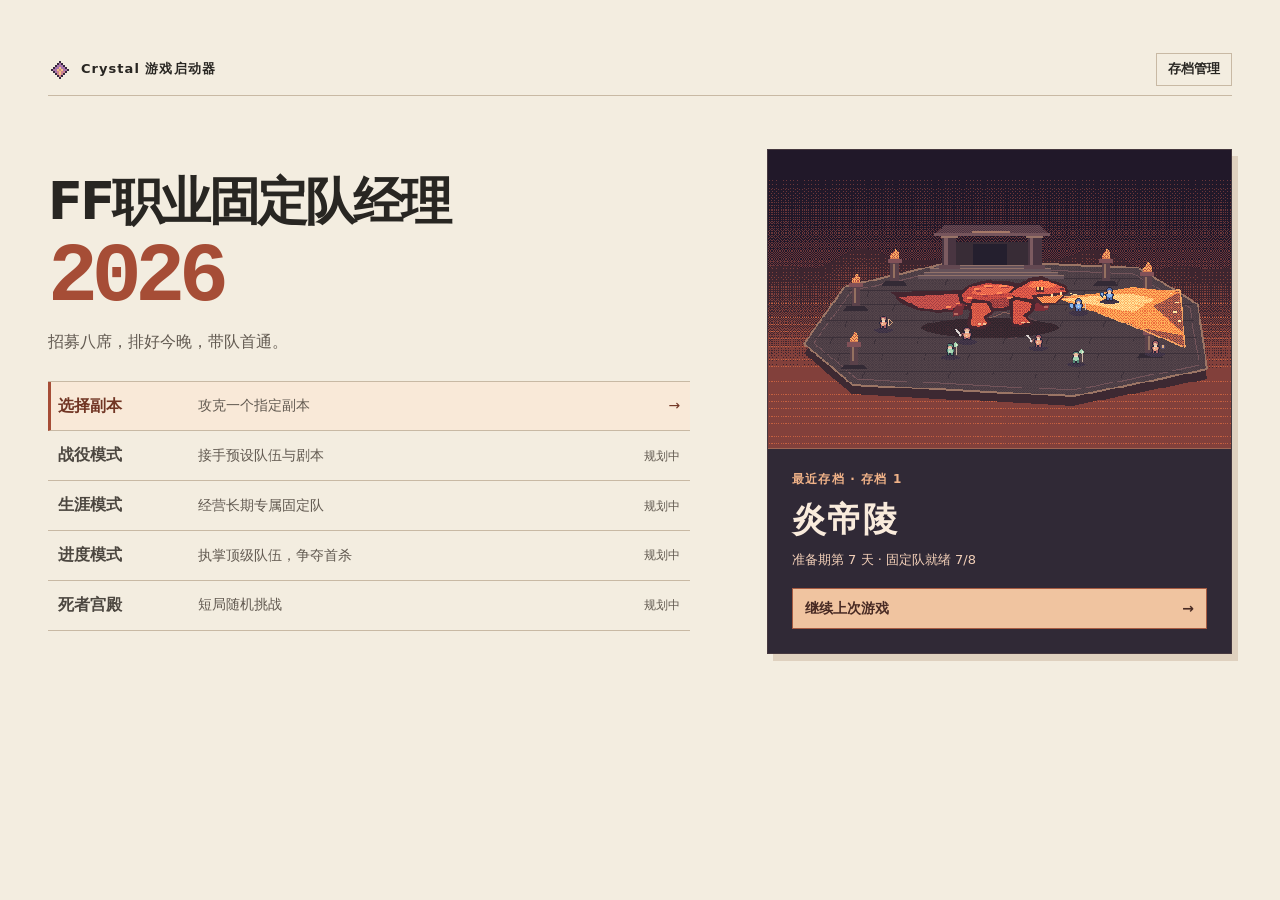
<file: 界面设计稿/index.html>
<!doctype html>
<html lang="zh-CN">
<head>
  <meta charset="utf-8">
  <meta name="viewport" content="width=device-width, initial-scale=1">
  <title>FF职业固定队经理2026 · Crystal 界面设计稿</title>
  <link rel="stylesheet" href="./design.css">
  <script src="./nge-data.js" defer></script>
  <script src="./traits.js" defer></script>
  <script src="./trait-presentation.js" defer></script>
  <script src="./qo.js" defer></script>
  <script src="./communications.js" defer></script>
  <script src="./pressure-effects.js" defer></script>
  <script src="./design.js" defer></script>
  <link rel="stylesheet" href="./qo.css">
  <link rel="stylesheet" href="./communications.css">
  <script src="./raid.js" defer></script>
  <script src="./operations.js" defer></script>
  <script src="./doc.js" defer></script>
  <script src="./manager.js" defer></script>
  <script src="./crystal-save.js" defer></script>
  <link rel="stylesheet" href="./raid.css">
  <link rel="stylesheet" href="./pressure-effects.css">
  <link rel="stylesheet" href="./trait-presentation.css">
  <link rel="stylesheet" href="./operations.css">
  <link rel="stylesheet" href="./doc.css">
  <link rel="stylesheet" href="./manager.css">
  <link rel="stylesheet" href="./recruit.css">
  <link rel="stylesheet" href="./manual.css">
</head>
<body>
  <main>
    <section id="home" class="launch" aria-labelledby="game-title">
      <header class="launch-bar">
        <span class="launch-mark"><canvas data-icon="crystal" width="24" height="24" aria-hidden="true"></canvas>Crystal 游戏启动器</span>
        <button class="plain" type="button" data-save-menu>存档管理</button>
      </header>
      <div class="home-grid">
        <div class="home-modes">
          <h1 id="game-title" tabindex="-1">FF职业固定队经理<span>2026</span></h1>
          <p class="launch-lede">招募八席，排好今晚，带队首通。</p>
          <nav class="modes" aria-label="游戏模式">
            <button class="mode available" type="button" id="choose-mode"><strong>选择副本</strong><span>攻克一个指定副本</span><span aria-hidden="true">→</span></button>
            <button class="mode" type="button" disabled><strong>战役模式</strong><span>接手预设队伍与剧本</span><small>规划中</small></button>
            <button class="mode" type="button" disabled><strong>生涯模式</strong><span>经营长期专属固定队</span><small>规划中</small></button>
            <button class="mode" type="button" disabled><strong>进度模式</strong><span>执掌顶级队伍，争夺首杀</span><small>规划中</small></button>
            <button class="mode" type="button" disabled><strong>死者宫殿</strong><span>短局随机挑战</span><small>规划中</small></button>
          </nav>
        </div>
        <aside class="continue-card" aria-label="最近存档">
          <div class="continue-art"><img src="./assets/yandiling-cover.png" alt="炎帝陵的红鳞巨蜥喷出火焰"></div>
          <div class="continue-info">
            <p class="eyebrow">最近存档 · 存档 1</p>
            <h2>炎帝陵</h2>
            <p>准备期第 7 天 · 固定队就绪 7/8</p>
            <button class="action dark-action" type="button" data-enter="continue">继续上次游戏 <span aria-hidden="true">→</span></button>
          </div>
        </aside>
      </div>
    </section>

    <section id="selection" class="launch" aria-labelledby="selection-title" hidden>
      <header class="launch-bar">
        <button class="plain" type="button" data-home>← 返回开始</button>
        <button class="plain" type="button" data-save-menu>存档管理</button>
      </header>
      <div class="selection-intro"><h1 id="selection-title" tabindex="-1">选择副本</h1><p>挑选本次开荒目标。进入后从桌面开始管理队伍。</p></div>
      <div class="duty-layout">
        <section aria-label="当前可选副本">
          <div class="rail-heading"><strong>当前可选</strong><span>1 个副本</span></div>
          <div class="duty-rail">
            <button class="duty-card" type="button" data-enter="new" aria-label="进入炎帝陵">
              <span class="duty-art"><img src="./assets/yandiling-cover.png" alt="" loading="eager"></span>
              <span class="duty-copy"><strong>炎帝陵</strong><span>朱鳞巨蜥 · 八人高难</span><span class="duty-enter">进入副本 <span aria-hidden="true">→</span></span></span>
            </button>
          </div>
        </section>
        <aside class="duty-brief">
          <h2>开荒简报</h2>
          <p>用 7 天组队，再用 14 天挑战。你负责招募八席、安排档期及休整，带队推进首通。</p>
          <ol>
            <li><strong>P1</strong> 双坦交接、冲锋躲避与四根楔</li>
            <li><strong>P2</strong> 连线、火柱与八根楔</li>
            <li><strong>P3</strong> 连续机制与狂暴输出检查</li>
          </ol>
          <div class="duty-meta"><span>2 坦克</span><span>2 治疗</span><span>4 输出</span></div>
        </aside>
      </div>
    </section>

    <section id="desktop" class="desktop" aria-label="Crystal 系统桌面" hidden>
      <canvas id="wallpaper" width="480" height="270" aria-hidden="true"></canvas>
      <header class="manager-dock">
        <div class="desktop-brand"><canvas data-icon="crystal" width="24" height="24" aria-hidden="true"></canvas><strong>Crystal</strong></div>
        <section class="manager-tool" aria-labelledby="manager-title">
          <div class="manager-heading"><h2 id="manager-title">经理工具</h2><span id="manager-phase">准备阶段</span></div>
          <div class="manager-watch"><time id="manager-time" datetime="10:00" title="当前游戏时间">10:00</time><span id="manager-day">第 1 天</span></div>
          <div class="manager-wallet" aria-label="Gil 余额"><i class="manager-coin" aria-hidden="true"></i><div><span>Gil 余额</span><output id="manager-gil">0</output></div></div>
          <div class="manager-actions" aria-label="日程快捷操作">
            <button type="button" id="manager-advance"><span>下一时段</span><b aria-hidden="true">›</b></button>
            <button type="button" id="manager-jump" aria-controls="manager-jumps" aria-expanded="false">跳转时间 <b aria-hidden="true">▾</b></button>
            <button type="button" id="desk-clock" data-calendar>日程</button>
            <div id="manager-jumps" class="manager-jumps" aria-label="时间跳转目标" hidden>
              <button type="button" data-time-target="raid"><span>下次开荒</span><strong></strong></button>
              <button type="button" data-time-target="recruit"><span>最近招募结果</span><strong></strong></button>
              <button type="button" data-time-target="morning"><span>下个活动日</span><strong></strong></button>
            </div>
          </div>
        </section>
      </header>
      <nav class="shortcuts" aria-label="桌面软件">
        <button type="button" data-app="qo" aria-label="打开 QO"><canvas data-icon="qo" width="24" height="24" aria-hidden="true"></canvas><span>QO</span></button>
        <button type="button" data-app="cook" aria-label="打开 Cook"><canvas data-icon="cook" width="24" height="24" aria-hidden="true"></canvas><span>Cook</span></button>
        <button type="button" data-app="nge" aria-label="打开 NGE"><canvas data-icon="nge" width="24" height="24" aria-hidden="true"></canvas><span>NGE</span></button>
        <button type="button" data-app="doc" aria-label="打开 Doc"><canvas data-icon="doc" width="24" height="24" aria-hidden="true"></canvas><span>Doc</span></button>
        <button type="button" data-app="manual" aria-label="打开基本玩法.txt"><canvas data-icon="manual" width="24" height="24" aria-hidden="true"></canvas><span>基本玩法.txt</span></button>
      </nav>
      <aside class="desktop-brief" aria-label="本次副本进度">
        <p id="desk-context">准备期 · 第 7 天 18:00</p>
        <h1 id="desk-title" tabindex="-1">炎帝陵</h1>
        <span id="desk-ready">7/8 已确认 · H2 候补待定</span>
        <button type="button" data-app="qo">查看队伍消息 <span aria-hidden="true">→</span></button>
        <button type="button" data-calendar>查看本轮日程 <span aria-hidden="true">→</span></button>
      </aside>

      <div id="app-windows" hidden>
        <header id="window-bar" class="window-bar">
          <div><strong id="window-title" tabindex="-1"></strong><span id="window-caption"></span></div>
          <div class="window-controls">
            <button id="window-min" type="button" aria-label="最小化" title="最小化">_</button>
            <button id="window-max" type="button" aria-label="最大化" title="最大化" aria-pressed="false">□</button>
            <button id="window-close" type="button" aria-label="关闭窗口" title="关闭窗口">×</button>
          </div>
        </header>

        <section class="app-body qo" data-app-panel="qo" aria-label="QO 聊天与队伍管理" hidden>
          <aside class="qo-nav">
            <div class="app-brand"><canvas data-icon="qo" width="24" height="24" aria-hidden="true"></canvas><strong>QO</strong></div>
            <label class="qo-search"><span aria-hidden="true">⌕</span><input id="qo-search" type="search" placeholder="搜索会话或队员" aria-label="搜索会话或队员"></label>
            <label class="qo-sort">排序<select id="qo-sort"><option value="default">默认</option><option value="unread">未读优先</option></select></label>
            <div id="qo-direct-list">
              <button type="button" class="conversation selected" data-thread="team" aria-pressed="true"><span class="mini-avatar">团</span><span><strong>炎帝陵固定队</strong><small>晚间开荒 · 8 席</small></span></button>
              <button type="button" class="conversation" data-thread="backup" aria-pressed="false"><span class="mini-avatar muted-avatar">雀</span><span><strong>雀斑</strong><small>H2 候补</small></span></button>
            </div>
          </aside>
          <div class="qo-chat">
            <header class="pane-head"><div><h2 id="qo-thread-title">炎帝陵固定队</h2><p id="qo-thread-note">队伍群聊 · 预定晚间开荒</p></div><div class="qo-tools"><span class="pill" id="qo-ready">7/8 已确认</span><button type="button" class="plain" id="qo-settings">群聊设置</button></div></header>
            <div id="qo-thread-pressure" hidden></div>
            <p id="qo-pin" class="pinned">群公告 · 先确认 H2，进语音后对一次换坦口令。</p>
            <section id="qo-incident" class="incident-card" aria-label="待处理队务" hidden></section>
            <div id="qo-messages" class="messages" role="log" aria-label="会话消息"></div>
            <div id="qo-request" hidden></div>
            <div id="qo-talk-actions" class="qo-talk-actions" hidden>
              <button type="button" class="plain" data-qo-talk="listen">安抚 · 2 小时</button><button type="button" class="plain" data-qo-talk="encourage">鼓励 · 2 小时</button>
              <small>安抚降 16 压力。鼓励加 8 压力，实战发挥 +10% 持续一天。</small>
            </div>
            <form id="qo-compose" class="compose"><label class="sr-only" for="qo-message">输入模拟消息</label><input id="qo-message" type="text" required maxlength="150" placeholder="发一条队内消息…"><button type="submit" class="action">发送</button></form>
          </div>
          <aside class="qo-members">
            <h2>群聊名单</h2>
            <p id="qo-roster-size">队伍 8/10 人</p>
            <ul id="qo-members" class="member-list" aria-label="八席名单"></ul>
            <div id="qo-member-detail" class="member-detail" aria-live="polite"></div>
            <p id="qo-reserves" hidden></p>
            <button class="action" id="qo-confirm" type="button">确认雀斑补位</button>
            <button class="plain" id="qo-relationships" type="button">查看双向好感</button>
          </aside>
        </section>

        <section class="app-body cook" data-app-panel="cook" aria-label="Cook 语音观察" hidden>
          <aside class="cook-nav">
            <div class="app-brand"><canvas data-icon="cook" width="24" height="24" aria-hidden="true"></canvas><strong>Cook</strong></div>
            <h2>固定队频道</h2>
            <button type="button" data-channel="raid" aria-pressed="true"><span>开荒语音</span><small id="cook-count">7 人</small></button>
            <button type="button" data-channel="review" aria-pressed="false"><span>双治疗复盘</span><small>1 人</small></button>
            <button type="button" data-channel="reserve" aria-pressed="false"><span>候补待命</span><small>1 人</small></button>
            <button type="button" id="cook-mute" class="cook-mute" aria-pressed="false">麦克风 · 开启</button>
          </aside>
          <div class="cook-main">
            <header class="pane-head"><div><h2>开荒指挥台</h2><p id="cook-clock"></p></div><div class="speaking"><span class="wave" aria-hidden="true"><i></i><i></i><i></i><i></i><i></i><i></i><i></i></span><span id="cook-speaker">白脊发言中</span></div></header>
            <div class="cook-observer">
              <div class="stream-main">
                <div class="stream-frame"><div id="stream-offline" class="stream-offline"><strong>OFFLINE</strong><small>暂无战斗画面</small></div><div id="cook-trait-stage" class="cook-trait-stage" role="status" aria-label="特质发动" hidden></div></div>
                <div class="stream-caption"><div><h3 id="stream-stage">等待指挥</h3><p id="stream-attendance"></p></div><div><span class="pill" id="stream-ready">0/8 已确认</span><small id="stream-overlay">炎帝陵 · 待开怪</small></div></div>
              </div>
              <aside class="cook-events" aria-label="实时事件">
                <h3>实时事件</h3><ol id="cook-event-feed" role="log" aria-live="polite"><li>队伍准备中。</li></ol>
              </aside>
            </div>
            <div class="cook-controls" aria-label="开荒指挥">
              <button type="button" id="stream-start-raid" class="action">开怪</button>
              <button type="button" id="cook-review" class="plain" disabled>复盘 · 5 分钟</button>
              <button type="button" id="cook-short-rest">短休 · 10 分钟</button>
              <button type="button" id="cook-stop" hidden>本晚收队</button><button type="button" id="cook-skip" hidden>跳到结算</button>
            </div>
            <section id="cook-risk-note" class="cook-risk-note" aria-label="继续开怪的风险" hidden></section>
            <section id="cook-incident" class="incident-card" aria-label="待处理队务" hidden></section>
            <section id="cook-shift" hidden aria-labelledby="cook-shift-title">
              <strong id="cook-shift-title">本晚排班决定</strong><p id="cook-shift-note"></p>
              <div class="cook-controls"><button type="button" data-shift="early">提前收队</button><button type="button" data-shift="normal">按原计划</button><button type="button" data-shift="delay">延后两小时</button></div>
            </section>
            <h3 class="cook-section-title">全队状态</h3>
            <div id="cook-party" class="cook-party" aria-label="在场成员压力和精力"></div>
            <div id="raid-report" aria-live="polite"></div>
            <h3 id="cook-channel-title" class="cook-section-title">开荒语音</h3>
            <div id="cook-roster" class="voice-grid" aria-label="频道成员状态"></div>
            <details id="cook-pressure-log" class="pressure-log" hidden><summary id="cook-pressure-summary"></summary><ul id="cook-pressure-events"></ul></details>
            <footer class="cook-footer"><p id="cook-advice"></p></footer>
            <details class="film-preview"><summary>压力演出预览</summary><button type="button" data-film-preview="faith">坚定信念</button><button type="button" data-film-preview="collapse">精神崩溃</button></details>
          </div>
        </section>

        <section class="app-body nge" data-app-panel="nge" aria-label="NGE 论坛与招募" hidden>
          <header class="nge-head"><div class="app-brand"><canvas data-icon="nge" width="24" height="24" aria-hidden="true"></canvas><div><strong>NGE 论坛</strong><small>Crystal 玩家交流站</small></div></div><button type="button" class="action" id="open-recruit">发布招募帖</button></header>
          <div class="forum-tabs" aria-label="论坛板块"><button type="button" data-board="news" aria-pressed="true">游戏新闻</button><button type="button" data-board="general" aria-pressed="false">玩家交流</button><button type="button" data-board="recruit" aria-pressed="false">固定队招募</button></div>
          <div class="forum-layout">
            <section><h2 id="board-title">游戏新闻</h2><div id="forum-posts" class="forum-posts"></div></section>
            <aside id="forum-detail" class="forum-detail" aria-live="polite"></aside>
          </div>
        </section>

        <section class="app-body guide" data-app-panel="doc" aria-label="Doc 攻略与特质图鉴" hidden>
          <header class="guide-head"><div><small id="doc-subtitle">Doc / 选择副本</small><h2 id="doc-heading">炎帝陵攻略</h2></div><div class="guide-head-actions" id="guide-head-actions"><span id="guide-revision"></span><button type="button" data-app="cook">打开 Cook</button></div></header>
          <nav class="doc-view-nav" aria-label="Doc 页面"><button type="button" data-doc-view="guide" aria-controls="doc-guide" aria-pressed="true">机制攻略</button><button type="button" data-doc-view="traits" aria-controls="doc-traits" aria-pressed="false">特质图鉴</button></nav>
          <div id="doc-guide" class="guide-workspace">
            <aside class="guide-timeline" aria-label="机制时间轴">
              <header><h3>机制时间轴</h3><span id="guide-count"></span></header>
              <nav id="guide-tabs" aria-label="攻略阶段"></nav><ol id="guide-rows" aria-label="阶段机制"></ol>
            </aside>
            <section class="guide-sheet" aria-labelledby="guide-mechanic">
              <header class="guide-sheet-head"><div><small id="guide-position"></small><h3 id="guide-mechanic"></h3></div><div class="guide-reading"><span>探明度</span><strong id="guide-percent"></strong></div></header>
              <progress id="guide-progress" max="100" value="0" aria-label="当前机制探明度"></progress>
              <ol id="guide-unlocks" class="guide-unlocks"><li data-unlock="30"><b>30%</b> 分工</li><li data-unlock="60"><b>60%</b> 主考属性</li><li data-unlock="90"><b>90%</b> 数值要求</li><li data-unlock="100"><b>100%</b> 要求 −20%</li></ol>
              <div class="guide-content">
                <section class="guide-visual" aria-label="机制演示">
                  <div class="guide-arena"><canvas id="guide-arena" width="400" height="220" aria-label="炎帝陵机制俯视演示"></canvas><p id="guide-empty"></p></div>
                  <div id="guide-transport" class="guide-transport" hidden><button id="guide-animate" type="button"></button><span id="guide-beat"></span></div>
                  <p id="guide-brief" class="guide-brief"></p>
                  <div id="guide-work" class="guide-work"></div>
                </section>
                <section class="guide-party" aria-label="席位与队员属性"><h4>席位与队员</h4><div id="guide-seats" class="guide-seats"></div><div id="guide-member" class="guide-member"></div></section>
              </div>
            </section>
          </div>
          <section id="doc-traits" hidden aria-labelledby="doc-heading">
            <div class="trait-toolbar">
              <nav class="trait-tabs" aria-label="特质分类">
                <button type="button" data-trait-group="all" aria-pressed="true">全部</button><button type="button" data-trait-group="innate" aria-pressed="false">天生特质</button><button type="button" data-trait-group="faith" aria-pressed="false">坚定信念</button><button type="button" data-trait-group="collapse" aria-pressed="false">精神崩溃</button>
              </nav>
              <div class="trait-search"><label class="sr-only" for="trait-search">搜索特质</label><input type="search" id="trait-search" placeholder="搜索名称或效果"><label><input type="checkbox" id="trait-active-only">仅已生效</label></div>
            </div>
            <div class="trait-library">
              <section class="trait-index" aria-label="特质列表"><p id="trait-count" role="status"></p><ul id="trait-list"></ul></section>
              <article id="trait-detail" class="trait-detail" aria-label="特质详情" aria-live="polite"></article>
            </div>
          </section>
        </section>

        <section class="app-body manual" data-app-panel="manual" aria-labelledby="manual-heading" hidden>
          <header class="manual-header"><div><p>Crystal 记事本</p><h2 id="manual-heading">从空队到第一次开怪</h2></div><span>只读</span></header>
          <div class="manual-page">
            <p class="manual-intro">炎帝陵每轮有 7 天准备期，从第 8 天开始挑战，最多打 14 天。新挑战从空队开始。</p>
            <ol class="manual-steps">
              <li><div><h3>在 NGE 发招募帖</h3><p>打开 NGE，点击「发布招募帖」。选缺少的席位和开荒起止时间，比如 20:00–24:00。一张帖能招多个席位。基础招募每 4 游戏小时到一批，每批 2–5 人，已选席位轮流出候选。</p><p>用桌面经理工具推进时间，或跳到「最近招募结果」。在帖子里调查候选或直接招入，留意他们每天实际能来的时段。</p></div><button type="button" class="plain" data-app="nge">打开 NGE</button></li>
              <li><div><h3>在 QO 确定八席首发</h3><p>打开固定队群聊的「群聊设置」，给 MT、ST、H1、H2 和 D1–D4 各安排一名首发。队伍最多 12 人，多出的成员可留作候补。点队员资料查看能力、特质和档期。</p></div><button type="button" class="plain" data-app="qo">打开 QO</button></li>
              <li><div><h3>在日程里找八个人都能到的时间</h3><p>经理工具的「日程」会显示每个时段的首发出勤人数。把预约的起止时间设在连续显示 8/8 可出勤的窗口里。准备期结束后，可通过经理工具跳到「下次开荒」。</p></div><button type="button" class="plain" data-calendar>打开日程</button></li>
              <li><div><h3>去 Cook 开怪、看战报</h3><p>第 8 天起，预约内八席到齐并有足够时间时，点击「开怪」。完整打一把用 20 个游戏分钟，提前团灭按实际进度计时。团灭后可花 5 分钟复盘。</p><p>压力风险直接显示在开怪按钮下方。两把之间可以短休，累计两小时后决定是否收队。首次遇到的机制会记入 Doc，探明度达到 30% 后可安排处理人。</p></div><button type="button" class="plain" data-app="cook">打开 Cook</button></li>
            </ol>
            <footer class="manual-footer"><span>在 Doc 可以查机制和特质的具体效果。</span><button type="button" class="plain" data-app="doc">打开 Doc</button></footer>
          </div>
        </section>
      </div>

      <aside id="crystal-menu" class="crystal-menu" aria-label="Crystal 菜单" hidden>
        <strong>Crystal 系统</strong>
        <button type="button" data-app="qo">QO · 队伍消息</button>
        <button type="button" data-app="cook">Cook · 监控与指挥</button>
        <button type="button" data-app="nge">NGE · 新闻与招募</button>
        <button type="button" data-app="doc">Doc · 队伍攻略</button>
        <button type="button" data-app="manual">基本玩法.txt</button>
        <hr>
        <button type="button" data-save-menu>存档管理</button>
        <button type="button" data-home>返回开始</button>
      </aside>
      <footer class="taskbar">
        <button type="button" id="crystal-start" aria-expanded="false" aria-controls="crystal-menu"><canvas data-icon="crystal" width="24" height="24" aria-hidden="true"></canvas>Crystal</button>
        <nav id="task-tabs" class="task-tabs" aria-label="已打开窗口"></nav>
        <button id="desktop-notices" type="button" class="plain" aria-label="查看通知记录" title="通知记录">通知</button>
        <button id="crystal-sound" type="button" class="plain" aria-pressed="false">音效关</button>
        <div class="tray"><span class="tray-dot" aria-hidden="true"></span><span id="tray-ready">7/8 就绪</span></div>
      </footer>
    </section>
  </main>

  <dialog id="save-dialog" aria-labelledby="save-title">
    <h2 id="save-title">存档管理</h2>
    <p>选择存档继续，或创建新的开荒记录。</p>
    <div class="save-slots">
      <div><span>存档 1</span><strong>炎帝陵</strong><small>准备 · 第 7 天 · 7/8 已确认</small><button class="action" type="button" data-enter="continue">读取</button></div>
      <div><span>存档 2</span><strong>空白</strong><small>可创建新档</small><button class="plain" type="button" data-select>新建</button></div>
      <div><span>存档 3</span><strong>空白</strong><small>可创建新档</small><button class="plain" type="button" data-select>新建</button></div>
    </div>
    <footer class="dialog-actions"><button type="button" class="plain" id="save-import">导入 JSON</button><button type="button" class="plain" id="save-export">导出存档</button><form method="dialog"><button class="action">关闭</button></form></footer>
    <p id="save-feedback" class="inline-feedback" role="status"></p>
  </dialog>

  <dialog id="recruit-dialog" aria-labelledby="recruit-title">
    <header class="recruit-head"><div><small>NGE / 固定队招募</small><h2 id="recruit-title">发布招募帖</h2></div><span id="recruit-seat-count"></span></header>
    <form id="recruit-form" class="recruit-form">
      <div class="recruit-basics">
        <label>帖子标题<input name="title" required maxlength="42" value="炎帝陵固定队招募"></label>
        <fieldset class="recruit-window"><legend>开荒档期 <small id="recruit-window-length"></small></legend>
          <div class="recruit-window-controls"><label>开始时间<select name="startHour" required></select></label><span aria-hidden="true">→</span><label>结束时间<select name="endHour" required></select></label></div>
          <p id="recruit-availability-hint"></p>
        </fieldset>
      </div>
      <fieldset class="recruit-role-fields"><legend>招募席位</legend><div id="recruit-role-options"></div><footer><p>每批共 2–5 人，已选席位轮流出候选。</p><button type="button" id="recruit-all-roles" class="plain">全选</button></footer></fieldset>
      <details class="recruit-filters"><summary><span>筛选条件</span><small id="recruit-extra"></small></summary>
        <fieldset class="recruit-trait-fields"><legend>天生特质</legend><p>可选三项，候选至少具备其中一项。</p><div id="recruit-trait-options"></div></fieldset>
        <div class="recruit-ratings"><label>指定属性<select name="attribute"><option value="">不限</option><option value="execution">执行</option><option value="coordination">协作</option><option value="reaction">应变</option><option value="technique">手法</option><option value="aptitude">资质</option></select></label>
        <label>保底等级<select name="quality" disabled></select></label></div>
      </details>
      <footer class="recruit-submit"><div id="recruit-estimate" role="status"><small id="recruit-eta"></small><strong id="recruit-hours"></strong></div><div class="dialog-actions"><button class="plain" id="cancel-recruit" type="button">取消</button><button type="submit" class="action">发布招募帖</button></div></footer>
    </form>
  </dialog>
  <dialog id="calendar-dialog" aria-labelledby="calendar-title">
    <h2 id="calendar-title">本轮日程</h2>
    <p id="calendar-phase"></p>
    <ol id="calendar-slots" class="calendar-slots" aria-label="本活动日的八个时段"></ol>
    <div class="calendar-settings">
      <label>开荒预约开始<select id="session-start"></select></label>
      <label>开荒预约结束<select id="session-end"></select></label>
      <label>挑战结果样例<select id="raid-outcome"><option value="progress">推进一个新机制</option><option value="fail">在火狱之楔团灭一把</option><option value="repeat">连续四把卡火狱之楔</option></select></label>
      <label class="relationship-setting">战斗关系事件样例<select id="raid-relationship"><option value="none">不指定额外事件</option><option value="rescue">白脊救场</option><option value="injury">静弦吃到意外伤害</option><option value="random">随机队友互动</option></select></label>
      <label>对谈成员<select id="talk-member"></select></label>
      <label>对谈方向<select id="talk-type"><option value="listen">安抚 · 压力 −16</option><option value="encourage">鼓励 · 压力 +8 · 实战发挥 +10% 一天</option><option value="goal">明确目标 +8</option></select></label>
    </div>
    <p id="calendar-attendance"></p>
    <p id="challenge-note"></p>
    <div class="calendar-actions" aria-label="本时段行动">
      <button type="button" class="plain" data-clock-action="wait">推进 2 小时</button>
      <button type="button" class="plain" id="fast-forward">跳转到下次开荒</button>
      <button type="button" class="plain" id="calendar-recruit">打开 NGE 招募</button>
      <label class="promote-control">招募帖<select id="promote-post"></select></label>
      <button type="button" class="plain" data-clock-action="promote">挂游戏招募 · 2 小时</button>
      <button type="button" class="plain" data-clock-action="talk">队员对谈 · 2 小时</button>
      <button type="button" class="plain" data-clock-action="intel">情报分析 · 2 小时</button>
      <button type="button" class="action" data-clock-action="raid" aria-describedby="challenge-note">副本挑战 · 2 小时</button>
    </div>
    <p id="calendar-feedback" class="inline-feedback" role="status"></p>
    <footer class="dialog-actions"><form method="dialog"><button class="action">关闭</button></form></footer>
  </dialog>
  <dialog id="qo-settings-dialog" aria-labelledby="qo-settings-title">
    <header class="qo-dialog-head"><h2 id="qo-settings-title">群聊设置</h2><form method="dialog"><button class="plain" aria-label="关闭群聊设置">×</button></form></header>
    <p id="qo-settings-count"></p><div id="qo-settings-list"></div>
  </dialog>
  <dialog id="qo-profile-dialog" aria-labelledby="qo-profile-title">
    <header class="qo-dialog-head"><h2 id="qo-profile-title">个人资料</h2><form method="dialog"><button class="plain" aria-label="关闭个人资料">×</button></form></header>
    <div id="qo-profile-body"></div>
  </dialog>
  <dialog id="relationships-dialog" aria-labelledby="relationships-title">
    <h2 id="relationships-title">队员好感</h2>
    <p class="relationship-hint">双方各有一条好感记录。数值和关系仅经理可见。</p>
    <label class="relationship-focus">查看谁的关系<select id="relationship-person"></select></label>
    <p id="relationship-summary" class="relationship-summary"></p>
    <table class="relationship-table">
      <thead><tr><th scope="col">队员</th><th scope="col">所选队员→对方</th><th scope="col">对方→所选队员</th><th scope="col">关系</th></tr></thead>
      <tbody id="relationship-rows"></tbody>
    </table>
    <p id="relationship-event" class="inline-feedback" role="status"></p>
    <footer class="dialog-actions"><form method="dialog"><button class="action">关闭</button></form></footer>
  </dialog>
  <div id="notice-stack" class="notice-stack" role="status" aria-live="polite" aria-atomic="false"></div>
  <dialog id="notice-dialog" aria-labelledby="notice-title">
    <header class="notice-dialog-head"><h2 id="notice-title">通知记录</h2><form method="dialog"><button type="submit" class="plain">关闭</button></form></header>
    <ol id="notice-history" class="notice-history"></ol>
  </dialog>
  <dialog id="resolve-film" aria-labelledby="resolve-heading">
    <div class="resolve-stage"><div class="resolve-rays"></div><canvas id="resolve-face" width="40" height="40" aria-label="队员像素头像"></canvas>
      <h2 id="resolve-heading" aria-live="polite"></h2><p id="resolve-trait"></p><p id="resolve-change"></p>
      <button type="button" id="resolve-next">揭晓</button></div>
  </dialog>
</body>
</html>
</file>
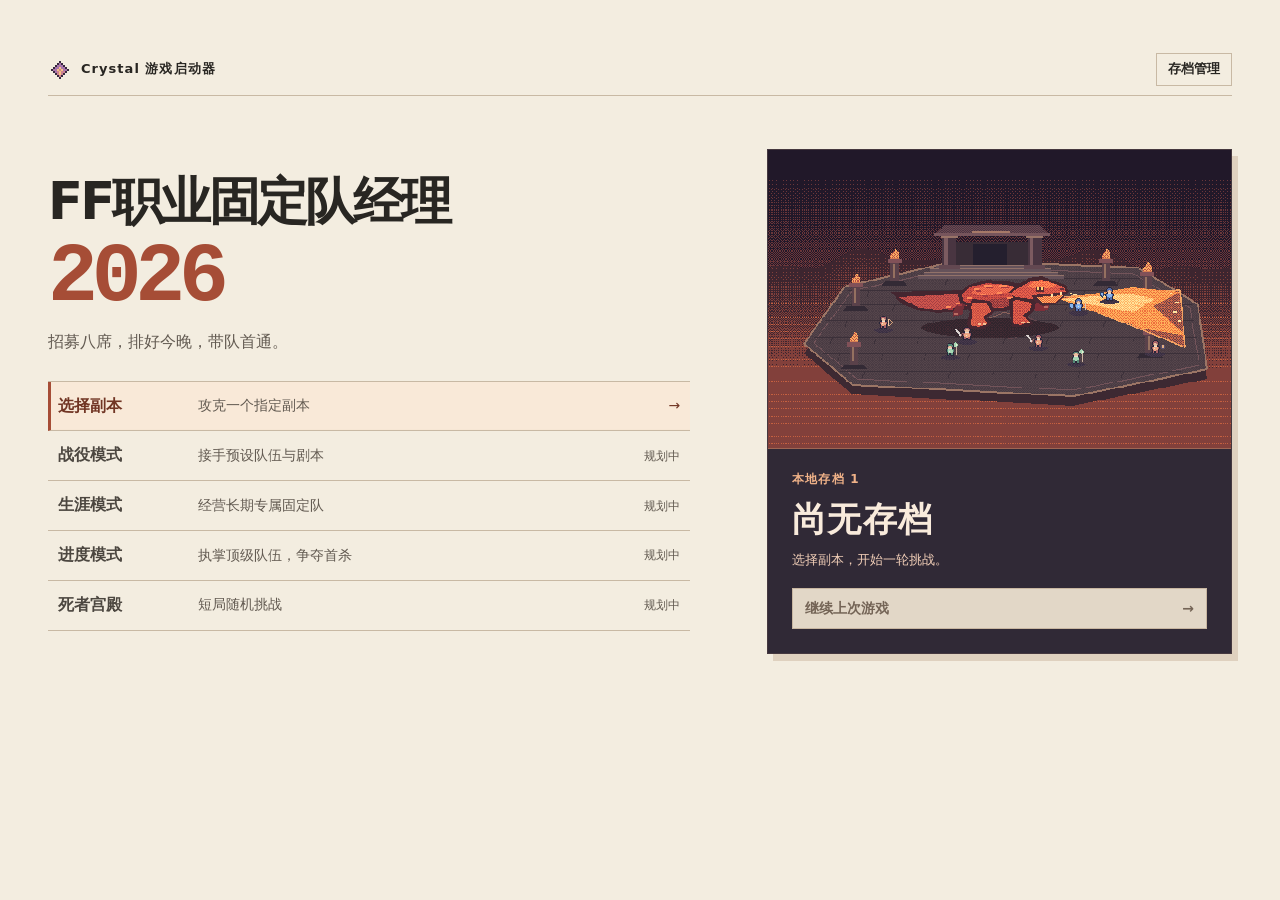
<file: 画面原型.html>
<!doctype html>
<html lang="zh-CN">
<head>
  <meta charset="utf-8">
  <meta name="viewport" content="width=device-width, initial-scale=1">
  <meta http-equiv="refresh" content="0;url=./index.html">
  <title>FF职业固定队经理2026</title>
</head>
<body><a href="./index.html">打开 FF职业固定队经理2026</a></body>
</html>
</file>
<file: 界面设计稿/design.css>
:root{
  color-scheme:light;
  --ink:#282622;--muted:#625a51;--paper:#f3ede0;--line:#c8b9a4;--light:#fffbf2;
  --rust:#a64d36;--rust-dark:#713524;--sand:#dfcba8;--dark:#242636;--mint:#9ed5c0;
  --font:"Microsoft YaHei UI","Microsoft YaHei","PingFang SC",system-ui,sans-serif;
  --mono:Consolas,"Courier New",monospace;
}
*{box-sizing:border-box}
[hidden]{display:none!important}
body{margin:0;background:var(--paper);color:var(--ink);font:14px/1.55 var(--font)}
button,input,select{font:inherit}
button{cursor:pointer;color:inherit}
button:disabled{cursor:default}
button:focus-visible,input:focus-visible,select:focus-visible{outline:2px solid #26675f;outline-offset:2px}
h1,h2,p{margin:0}
.sr-only{position:absolute;width:1px;height:1px;clip-path:inset(50%);overflow:hidden;white-space:nowrap}
.launch{width:min(1184px,calc(100% - 96px));margin:auto;padding:44px 0 56px}
.launch-bar{min-height:52px;display:flex;align-items:center;justify-content:space-between;gap:16px;border-bottom:1px solid var(--line)}
.launch-mark{display:flex;align-items:center;gap:9px;font-size:13px;font-weight:750;letter-spacing:.08em}
canvas[data-icon]{image-rendering:pixelated;display:block;width:24px;height:24px;flex:none}
.plain{padding:5px 11px;border:1px solid var(--line);background:transparent;font-size:13px;font-weight:650}
.plain:hover{background:#e6dac7;border-color:#9f8168}
.home-grid{display:grid;grid-template-columns:minmax(0,1.16fr) minmax(300px,.84fr);gap:clamp(34px,6vw,92px);align-items:center;padding:53px 0 0}
.home-modes h1{font-size:clamp(32px,4vw,59px);line-height:1.12;font-weight:850;letter-spacing:-.055em}
.home-modes h1 span{display:block;color:var(--rust);font-family:var(--mono);font-weight:700;font-size:clamp(52px,6.5vw,94px);line-height:1.02;letter-spacing:-.075em;margin:6px 0 9px}
.launch-lede,.selection-intro p{color:var(--muted);font-size:16px}
.modes{margin-top:26px;border-top:1px solid var(--line)}
.mode{display:grid;grid-template-columns:132px minmax(0,1fr) auto;align-items:center;text-align:left;gap:8px;width:100%;padding:12px 10px;border:0;border-bottom:1px solid var(--line);background:transparent}
.mode strong{font-size:16px}
.mode small,.mode span{color:var(--muted)}
.mode:disabled{color:#4c4740}
.mode.available{background:#f9e9d8;border-left:3px solid var(--rust);padding-left:7px}
.mode.available:hover{background:#efd1b9}
.mode.available strong,.mode.available span:last-child{color:var(--rust-dark)}
.continue-card{background:#302936;color:#f9ebdc;border:1px solid #45383f;box-shadow:6px 7px 0 #dfd1bf}
.continue-art{overflow:hidden;background:#472f3e;aspect-ratio:1.55;border-bottom:1px solid #9f6553}
.continue-art img,.duty-art img{display:block;width:100%;height:100%;object-fit:cover;object-position:48% 52%;image-rendering:pixelated}
.continue-info{padding:22px 24px 24px;display:grid;gap:5px}
.eyebrow{font:650 12px var(--font);letter-spacing:.1em;color:#f0b288}
.continue-info h2{font-size:34px;letter-spacing:.04em}
.continue-info p:not(.eyebrow){font-size:13px;color:#f2cfb8}
.action{padding:6px 11px;border:1px solid #a65b42;background:#dca180;color:#542719;font-weight:750;white-space:nowrap}
.action:hover{background:#f2b998}
.action:disabled{background:#e2d7c7;border-color:#c8b6a1;color:#746456}
.dark-action{margin-top:12px;text-align:left;display:flex;justify-content:space-between;align-items:center;background:#f0c4a0;padding:9px 12px;color:#482a23}
.selection-intro{padding:43px 0 24px}
.selection-intro h1{font-size:clamp(33px,4.3vw,58px);line-height:1.05;margin-bottom:10px}
.duty-layout{display:grid;grid-template-columns:minmax(0,1.42fr) minmax(260px,.58fr);gap:30px;align-items:start}
.rail-heading{display:flex;justify-content:space-between;align-items:center;margin-bottom:9px;font-size:13px;color:var(--muted)}
.rail-heading strong{font-size:15px;color:var(--ink)}
.duty-rail{display:flex;gap:16px;overflow-x:auto;padding:2px 3px 10px;scroll-snap-type:x proximity}
.duty-card{display:grid;grid-template-rows:auto auto;flex:0 0 min(100%,690px);width:min(100%,690px);padding:0;border:1px solid #9e6a56;background:var(--light);text-align:left;scroll-snap-align:start;box-shadow:4px 4px 0 #e2d0bb}
.duty-card:hover{border-color:#783b2c;background:#fcebd9}
.duty-art{aspect-ratio:1.86;overflow:hidden;display:block;background:#4f3744;border-bottom:1px solid #9e6a56}
.duty-copy{padding:13px 16px 15px;display:grid;gap:4px}
.duty-copy strong{font-size:26px}
.duty-copy span:nth-child(2){font-size:13px;color:var(--muted)}
.duty-copy .duty-enter{display:flex;justify-content:space-between;align-items:center;color:var(--rust-dark);font-weight:750;margin-top:9px;padding-top:7px;border-top:1px solid var(--line)}
.duty-brief{border-top:3px solid #a4674e;background:#e9ddc9;padding:20px;margin-top:35px}
.duty-brief h2{font-size:19px;margin-bottom:6px}
.duty-brief p{font-size:13px;color:var(--muted)}
.duty-brief ol{list-style:none;padding:0;margin:14px 0 16px;display:grid;gap:7px}
.duty-brief li{padding:6px 0;border-bottom:1px solid #cab89b;font-size:13px}
.duty-brief li strong{display:inline-block;color:var(--rust-dark);font-family:var(--mono);margin-right:5px}
.duty-meta{display:flex;gap:6px;flex-wrap:wrap}
.duty-meta span{background:#f3e8d6;border:1px solid var(--line);padding:3px 7px;font-size:12px}
.desktop{position:relative;min-height:max(650px,100svh);overflow:hidden;background:#28283d;color:#fff1df;isolation:isolate}
#wallpaper{position:absolute;inset:0;width:100%;height:100%;object-fit:cover;image-rendering:pixelated;z-index:-1}
.desktop-brand{position:absolute;top:19px;left:24px;display:flex;align-items:center;gap:6px;letter-spacing:.16em;color:#f0d5b5}
.desktop-brand canvas{width:20px;height:20px}
.shortcuts{position:absolute;top:68px;left:14px;display:grid;gap:9px;width:95px}
.shortcuts button{display:grid;justify-items:center;gap:5px;padding:7px 4px;color:#fff0d9;border:1px solid transparent;background:transparent;text-shadow:0 1px #181c26;font-size:13px;font-weight:700}
.shortcuts button:hover,.shortcuts button:focus-visible{background:#382e48c4;border-color:#c29c92}
.shortcuts canvas{width:46px;height:46px;filter:drop-shadow(3px 4px 0 #201f2e)}
.desktop-brief{position:absolute;right:clamp(16px,5vw,72px);top:clamp(28px,8vh,85px);width:min(298px,calc(100% - 115px));padding:16px 19px;background:#2a283ad9;border:1px solid #936f78;border-left:3px solid #e0a471;box-shadow:4px 4px 0 #25223460}
.desktop-brief p{color:#e1bda5;font-size:12px}
.desktop-brief h1{font-size:27px;margin:4px 0 3px}
.desktop-brief span{font-size:13px;color:#eed6c9}
.desktop-brief button{display:flex;justify-content:space-between;width:100%;padding:7px 0 0;margin-top:10px;border:0;border-top:1px solid #785b6a;background:none;color:#ffd4aa;text-align:left;font-size:13px}
.desktop-brief button:hover{color:white}
.taskbar{position:absolute;bottom:0;left:0;right:0;min-height:46px;background:#e9d8b9;color:#2d282b;border-top:2px solid #ffe6bf;display:flex;align-items:center;gap:8px;padding:4px 11px;z-index:4}
#crystal-start{display:flex;align-items:center;gap:6px;border:1px solid #805842;background:#b96d4d;color:#260f17;font-size:14px;font-weight:850;padding:3px 9px;box-shadow:inset 0 1px #ecc3a0}
#crystal-start:hover,#crystal-start[aria-expanded="true"]{background:#db946c}
.task-tabs{display:flex;flex:1;min-width:0;gap:4px;overflow-x:auto}
.task-tabs button{padding:6px 11px;white-space:nowrap;border:1px solid #b69071;background:#ead9c2;font-size:12px}
.task-tabs button[aria-pressed="true"]{background:#faebd4;box-shadow:inset 0 -2px #ae674d}
.tray{display:flex;gap:7px;align-items:center;white-space:nowrap;border-left:1px solid #b59678;padding-left:9px;font-size:12px;font-weight:700}
.tray-dot{width:7px;height:7px;background:#477762;box-shadow:inset 1px 1px #8ec99b}
.crystal-menu{position:absolute;bottom:48px;left:10px;z-index:5;width:238px;padding:8px;background:#f0e3cd;color:var(--ink);border:1px solid #9c6957;box-shadow:3px 4px 0 #29243375;display:grid;gap:3px}
.crystal-menu strong{background:#433348;color:#f4d9bf;padding:6px 8px}
.crystal-menu button{border:0;background:none;padding:5px 8px;text-align:left}
.crystal-menu button:hover{background:#dfba98}
.crystal-menu hr{width:100%;border:0;border-top:1px solid var(--line);margin:2px 0}
.app-window{position:absolute;left:var(--window-left,calc(110px + var(--window-offset,0px)));top:var(--window-top,calc(50px + var(--window-offset,0px)));width:min(calc(100% - 136px),960px);height:min(570px,calc(100% - 105px));min-height:330px;color:var(--ink);background:var(--light);border:1px solid #9e6e64;box-shadow:5px 6px 0 #231d2d90;display:flex;flex-direction:column;z-index:3}
.app-window[data-app=cook],.app-window[data-app=nge]{width:min(calc(100% - 136px),805px)}
.app-window[data-app=doc]{width:min(calc(100% - 136px),890px)}
.app-window:not(.is-active)>.window-bar{background:#493743;color:#ebdfd2}
.app-window.is-maximized{inset:13px 13px 55px;width:auto;height:auto;min-height:0}
.window-bar{height:37px;flex:none;display:flex;align-items:center;justify-content:space-between;gap:10px;padding:0 8px 0 12px;background:#593b4d;color:#fff2de;border-bottom:1px solid #a27874;box-shadow:inset 0 1px #a06e69;cursor:grab;touch-action:none}
.window-bar:active{cursor:grabbing}
.window-caption{color:#e7c3b8;font-size:11px;margin-left:9px}
.window-controls{display:flex;gap:4px}
.window-controls button{border:1px solid #a27874;background:#744b58;color:#fff0db;width:25px;height:23px;padding:0;font:700 17px/1 var(--mono)}
.window-controls button:hover{background:#ad726d}
.window-controls button:last-child{background:#9b503c}
.app-body{flex:1;min-width:0;min-height:0;overflow:auto;scrollbar-color:#a8897c transparent}
.app-brand{display:flex;align-items:center;gap:7px;font-size:20px;font-weight:800;letter-spacing:.02em}
.app-brand canvas{width:30px;height:30px}
.app-brand span{font-size:12px;letter-spacing:0;font-weight:500;margin-left:5px;color:var(--muted)}
.pane-head{min-height:52px;display:flex;gap:9px;align-items:center;justify-content:space-between;flex-wrap:wrap}
.pane-head h2{font-size:18px}
.pane-head p{font-size:12px;color:var(--muted)}
.pill{display:inline-block;border:1px solid #dbc6a8;color:#704b38;background:#f2e1c7;padding:3px 6px;font-size:12px;white-space:nowrap}
.qo{display:grid;grid-template-columns:175px minmax(0,1fr) 205px;background:#faf5eb}
.qo-nav,.qo-members{padding:14px 11px;background:#f0e3d1}
.qo-nav{border-right:1px solid #dbcab3}
.qo-members{border-left:1px solid #dbcab3}
.qo-nav h2,.qo-members h2{font-size:14px;margin:11px 0 7px}
.conversation{display:flex;align-items:center;gap:7px;width:100%;text-align:left;border:1px solid transparent;padding:6px 4px;background:none}
.conversation.selected,.conversation:hover{background:#ecd0ad;border-color:#cda883}
.conversation strong{display:block;font-size:12px;white-space:nowrap}
.conversation small{display:block;color:var(--muted);font-size:11px}
.mini-avatar{width:26px;height:26px;flex:none;display:grid;place-items:center;background:#a9705c;color:#fff5e6;font-size:13px;font-weight:700}
.muted-avatar{background:#526c62}
.qo-chat{display:flex;flex-direction:column;min-width:0;min-height:0;padding:11px 13px;gap:6px}
.pinned{padding:7px 8px;background:#f3e4cc;border-left:2px solid #b9704d;font-size:12px;color:#604837}
.messages{overflow:auto;min-height:148px;flex:1;display:flex;flex-direction:column;gap:9px;padding:7px 2px}
.message{display:flex;gap:7px;align-items:flex-start;font-size:13px}
.message-meta{display:flex;gap:7px;color:var(--muted);font-size:11px;align-items:center}
.message p{display:inline-block;margin-top:2px;background:#efe2d2;border-left:2px solid #cdac8e;padding:5px 7px;overflow-wrap:anywhere}
.message.manager p{background:#e9dbce;border-color:#a9705c}
.compose{border:1px solid #d2bea8;background:#fffbf2;display:flex;gap:5px;padding:4px}
.compose input{border:0;padding:4px 6px;flex:1;min-width:0;background:transparent}
.member-list{list-style:none;margin:6px 0;padding:0;display:grid;gap:3px}
.member-list button{border:1px solid transparent;background:transparent;display:flex;align-items:center;width:100%;gap:5px;padding:3px 4px;text-align:left;font-size:12px}
.member-list button[aria-pressed="true"],.member-list button:hover{background:#fbebd7;border-color:#c6a788}
.member-list small{margin-left:auto;color:var(--muted)}
.role-chip{display:inline-grid;place-items:center;min-width:26px;padding:2px 4px;background:#d8dded;color:#324b75;font:700 12px var(--mono)}
.role-chip.heal{background:#d7e9d6;color:#2b624c}.role-chip.dps{background:#eed9cf;color:#713d33}
.member-detail{border-top:1px solid #cdbba1;padding:7px 0;font-size:12px;color:var(--muted);min-height:43px}
.member-detail strong{display:block;color:#473226}
#qo-roster-size,#qo-reserves{font-size:12px;color:var(--muted);margin-bottom:5px}
#qo-confirm{width:100%;font-size:12px}
#qo-relationships{margin-top:5px;width:100%;font-size:12px}
.cook{background:#282c3c;color:#eee3d5;display:grid;grid-template-columns:180px minmax(0,1fr)}
.cook-nav{padding:16px 12px;background:#222638;border-right:1px solid #505265;display:flex;flex-direction:column;gap:6px}
.cook-nav h2{font-size:13px;color:#dfced0;margin:8px 0 0}
.cook-nav button{display:flex;justify-content:space-between;gap:4px;align-items:center;border:1px solid transparent;background:none;color:#eadfd2;padding:7px;font-size:13px;text-align:left}
.cook-nav button[aria-pressed="true"],.cook-nav button:hover{background:#354a4c;border-color:#6b9588}
.cook-nav small{color:#c9d7d2;white-space:nowrap}
.cook-nav .cook-mute{margin-top:auto;border-color:#5a6570;width:100%}
.cook-main{padding:13px 15px;min-width:0}
.cook .pane-head p{color:#c6c5d2}
.speaking{display:grid;align-content:center;gap:3px;min-width:114px;padding:5px 7px;text-align:center;color:#b3e4cf;background:#1f393c;border:1px solid #54786f;font-size:11px}
.wave{display:flex;gap:4px;align-items:center;justify-content:center;height:12px}
.wave i{width:3px;height:6px;background:#a1d8c3}
.wave i:nth-child(3n){height:11px}.wave i:nth-child(2n){height:4px}
.speaking[data-off="true"] .wave i{height:2px}
.voice-grid{display:grid;grid-template-columns:repeat(4,minmax(0,1fr));gap:6px;margin-top:10px}
.voice-card{padding:7px;background:#30384a;border:1px solid #525970;min-width:0;min-height:107px}
.voice-card[data-speaking="true"]{background:#344a4b;border-color:#87b6a2}
.voice-card strong{font-size:13px}
.voice-card p{font-size:11px;color:#c7cbd8;margin:3px 0}
.voice-card p.energy-low{color:#ffb792}
.voice-card p.mood-label{color:#f9cc9d;font-weight:750}
.voice-empty{color:#d0c5d2;font-size:13px;padding:8px 1px}
.cook-footer{display:flex;justify-content:space-between;align-items:center;gap:8px;margin-top:10px;padding-top:8px;border-top:1px solid #535669;font-size:12px;color:#e4d8cf}
.pressure-log{border-left:2px solid #d2947e;background:#323041;color:#ffd5bd;padding:5px 7px;margin-top:8px;font-size:12px}
.pressure-log summary{cursor:pointer}.pressure-log ul{margin:5px 0 0;padding-left:20px;max-height:120px;overflow:auto}
#stream-attendance{margin-top:2px}
.nge{padding:12px 15px;background:#faf5ea}
.nge-head{display:flex;justify-content:space-between;align-items:center;gap:9px;border-bottom:1px solid #cbb99e;padding-bottom:7px}
.forum-tabs{display:flex;gap:5px;padding:7px 0}
.forum-tabs button,.command-bar button,.forum-post{border:1px solid #ccbaa7;background:#f2e8da;padding:5px 8px;text-align:left}
.forum-tabs button[aria-pressed="true"],.forum-post[aria-pressed="true"]{background:#edd0b2;border-color:#b47758;color:#533528}
.forum-layout{display:grid;grid-template-columns:minmax(0,1.1fr) minmax(0,.9fr);gap:12px}
.forum-layout h2{font-size:15px;margin-bottom:6px}
.forum-posts{display:grid;gap:5px}
.forum-post{display:flex;justify-content:space-between;align-items:center;gap:6px;width:100%;font-size:13px}
.forum-post small{font-size:11px;color:var(--muted)}
.forum-detail{background:#efe1cd;border:1px solid #d4bea4;padding:10px;font-size:13px;min-height:134px}
.forum-detail p{color:var(--muted);margin-bottom:8px;overflow-wrap:anywhere}
.nge-head{background:#ead9bf;border:1px solid #b89878;padding:9px 12px;box-shadow:inset 0 1px #fff2dd}
.nge-head .app-brand small{display:block;color:#6b5351;font:12px/1.45 var(--mono)}
.forum-tabs{border-bottom:1px solid #ceb79d;margin:4px 0 10px}
.forum-layout{grid-template-columns:minmax(0,.9fr) minmax(0,1.1fr)}
.forum-posts{gap:0;border:1px solid #ccbaa7}
.forum-post{border:0;border-bottom:1px solid #d9c7b4;padding:7px 8px;gap:8px}
.forum-post:last-child{border-bottom:0}
.forum-post:nth-child(even):not([aria-pressed=true]){background:#f8efe0}
.topic-title{min-width:0;display:grid;gap:2px}
.forum-post>small{flex:none}
.forum-detail .forum-byline{font-size:11px;color:#6d534f;border-bottom:1px solid #d0b899;padding-bottom:5px}
.forum-reply{padding:8px;margin-top:10px;border-left:2px solid #a86d5d;background:#f8ebd9}
.forum-reply p{margin:3px 0 0}
.recruit-trait-fields{min-width:0;margin:0;border:1px solid #bda289;padding:6px}
#recruit-trait-options{display:grid;grid-template-columns:repeat(3,minmax(0,1fr));gap:3px;max-height:155px;overflow:auto}
#recruit-trait-options label{display:flex;align-items:center;gap:3px;padding:1px 2px}
#recruit-trait-options input{accent-color:#9f5748}
.recruit-ratings{display:grid;grid-template-columns:1fr 1fr;gap:6px}
.promote-control{display:inline-flex;align-items:center;gap:4px;color:var(--muted);font-size:12px}
.promote-control select,.member-detail select{max-width:155px;color:var(--ink);background:#fff6e9;border:1px solid #c3a78d}
#recruit-dialog{max-height:90svh;overflow:auto}
.candidate{display:flex;align-items:center;justify-content:space-between;gap:5px;border-top:1px solid #cdb99d;padding:5px 0;font-size:12px}
.candidate small{display:block;color:var(--muted)}
.candidate button{padding:3px 5px;font-size:11px}
.candidate-actions{display:flex;justify-content:flex-end;gap:3px;flex-wrap:wrap}
.batch-picker{margin-bottom:6px;padding:3px;background:#fff5e6;border:1px solid #c8aa8e;color:var(--ink);font-size:12px}
.stream-grid{display:grid;grid-template-columns:minmax(0,1fr) 183px;gap:12px;margin-top:9px}
.stream-frame{position:relative;width:100%;aspect-ratio:1.88;background:#271f2e;overflow:hidden;border:1px solid #82575d;max-height:480px}
.stream-caption{display:flex;justify-content:space-between;gap:6px;align-items:center;margin-top:5px}
.stream-caption h2{font-size:16px}.stream-caption p{font-size:11px;color:var(--muted)}
.command-bar{display:flex;flex-wrap:wrap;gap:5px;margin-top:6px}
.command-bar button{font-size:12px}.command-bar button:hover{background:#f2cdb2}
dialog{background:#f5e8d6;color:var(--ink);border:1px solid #a27862;box-shadow:5px 5px 0 #34283a9c;width:min(504px,calc(100% - 24px));padding:18px}
dialog::backdrop{background:#241d2b9e}
dialog h2{font-size:21px;margin-bottom:4px}dialog p{color:var(--muted);font-size:13px}
.save-slots{display:grid;gap:6px;margin:10px 0}
.save-slots div{display:grid;grid-template-columns:52px minmax(65px,.4fr) minmax(0,1fr) auto;gap:5px;align-items:center;background:#fff3e4;padding:6px;border:1px solid #d4bea4;font-size:12px}
.save-slots small{color:var(--muted)}
.save-slots button{padding:4px 6px;font-size:12px}
.dialog-actions{display:flex;justify-content:flex-end;align-items:center;gap:6px;flex-wrap:wrap}
.inline-feedback{min-height:19px;margin-top:7px}
.recruit-form{display:grid;gap:8px;margin-top:10px}
.recruit-form label{display:grid;gap:3px;font-size:13px}
.recruit-form select,.recruit-form input{background:#fff6e9;border:1px solid #c3a78d;color:var(--ink);padding:5px}
.calendar-slots{list-style:none;margin:10px 0;padding:0;display:grid;grid-template-columns:repeat(4,minmax(0,1fr));gap:4px}
.calendar-slots li{padding:5px 4px;background:#f7eddd;border:1px solid #d1baa1;text-align:center;font:12px var(--mono)}
.calendar-slots li[data-evening="true"]{background:#ecd0b7}
.calendar-slots li[aria-current="time"]{border:2px solid #a65b42;color:#682f22;font-weight:750;padding:4px 3px}
.calendar-slots li small{display:block;margin-top:3px;color:#74594c;font-size:10px}
.calendar-slots li[data-full-team=true] small{color:#37624d;font-weight:750}
.calendar-settings{display:grid;grid-template-columns:repeat(2,minmax(0,1fr));gap:5px 8px;margin-bottom:8px}
.calendar-settings label{display:grid;gap:3px;font-size:12px}
.calendar-settings select{width:100%;padding:3px;color:var(--ink);background:#fff6e9;border:1px solid #c3a78d}
.relationship-setting{grid-column:1/-1}
#calendar-attendance{margin-bottom:4px}
.calendar-actions{margin:8px 0;display:flex;flex-wrap:wrap;gap:5px}
.calendar-actions button:disabled{background:#e2d7c7;border-color:#c8b6a1;color:#746456}
.relationship-focus{display:flex;align-items:center;gap:6px;margin:8px 0;font-size:13px}
.relationship-focus select{padding:3px 5px;border:1px solid #c3a78d;background:#fff6e9;color:var(--ink)}
.relationship-summary{padding:5px 7px;background:#eed9bf}
.relationship-table{width:100%;border-collapse:collapse;text-align:left;font-size:12px;margin-top:5px}
.relationship-table th,.relationship-table td{padding:5px 4px;border-bottom:1px solid #d7c2a5}
.relationship-table [data-kind="cp"] td:last-child{color:#723451;font-weight:750}
.relationship-table [data-kind="enemy"] td:last-child{color:#993b2b;font-weight:750}
.taskbar{z-index:100}.crystal-menu{z-index:101}
@media(min-width:741px){.app-window[data-app="cook"]:not(.is-maximized){height:min(565px,calc(100% - 145px))}.app-window[data-app="nge"]:not(.is-maximized){height:min(510px,calc(100% - 145px))}}
@media(max-width:1000px){.voice-grid{grid-template-columns:repeat(3,minmax(0,1fr))}.qo{grid-template-columns:147px minmax(0,1fr) 171px}.launch{width:calc(100% - 54px)}}
@media(max-width:740px){
  .launch{width:calc(100% - 26px);padding-top:15px}.home-grid,.duty-layout{grid-template-columns:1fr;gap:20px}.home-grid{padding-top:24px}
  .mode{grid-template-columns:105px minmax(0,1fr) auto;padding-top:9px;padding-bottom:9px;font-size:12px}.mode strong{font-size:14px}
  .continue-card{max-width:540px}.selection-intro{padding-top:25px}.duty-brief{margin-top:0}
  .desktop{min-height:max(680px,100svh)}.desktop-brand{top:12px;left:11px}.shortcuts{left:6px;top:43px;width:74px;gap:2px}
  .shortcuts canvas{width:35px;height:35px}.shortcuts button{font-size:11px}
  .app-window,.app-window[data-app=cook],.app-window[data-app=nge],.app-window[data-app=doc]{left:var(--window-left,7px);top:var(--window-top,44px);width:calc(100% - 14px);height:calc(100% - 112px);min-height:0}
  .app-window.is-maximized{inset:44px 5px 55px;width:auto;height:auto}
  .qo{grid-template-columns:minmax(0,1fr)}.qo-nav{display:flex;gap:4px;align-items:center;padding:4px}.qo-nav h2,.qo-nav .app-brand{display:none}
  .qo-nav .conversation{width:50%}.qo-chat{min-height:335px}.qo-members{padding:6px 11px}.member-list{grid-template-columns:repeat(2,minmax(0,1fr))}
  .cook{grid-template-columns:minmax(0,1fr)}.cook-nav{display:flex;flex-direction:row;flex-wrap:wrap;padding:4px;gap:2px}.cook-nav .app-brand,.cook-nav h2{display:none}
  .cook-nav button{font-size:11px;padding:4px}.cook-nav .cook-mute{width:auto;margin:0}.voice-grid{grid-template-columns:repeat(2,minmax(0,1fr))}
  .nge,.cook-main{padding:7px}.forum-layout,.stream-grid{grid-template-columns:minmax(0,1fr);gap:7px}.tray{font-size:11px;padding-left:4px}
  .taskbar{padding-inline:5px;gap:4px}.task-tabs button{padding-inline:5px}
  .candidate{flex-wrap:wrap}.candidate-actions{justify-content:flex-start}
}
</file>
<file: 界面设计稿/qo.css>
.app-body.qo{grid-template-columns:minmax(155px,22%) minmax(0,1fr) minmax(146px,20%);background:#f5f3f6;color:#312737}
.qo .qo-nav,.qo .qo-members{padding:12px 10px;background:#eae4eb;border-color:#d7cbd9;min-width:0}
.qo .qo-nav{overflow:auto}.qo .qo-nav .app-brand{color:#5a3c62;margin-bottom:8px}
.qo .qo-search{display:flex;align-items:center;gap:5px;padding:3px 7px;border:1px solid #d4c5d7;border-radius:7px;background:#faf7fa}
.qo-search input{width:100%;min-width:0;border:0;background:transparent;font:inherit;color:#312737}
.qo-nav .conversation{border:0;border-radius:7px;margin:3px 0;padding:7px 5px;width:100%;display:flex;min-width:0}
.qo-nav .conversation[hidden]{display:none}
.qo-nav .conversation>span+span{display:grid;min-width:0}
.qo-nav .conversation strong,.qo-nav .conversation small{overflow:hidden;text-overflow:ellipsis;white-space:nowrap}
.qo-nav .conversation.selected,.qo-nav .conversation:hover{background:#ded0e3;box-shadow:inset 2px 0 #825b8b}
.qo-sort{display:flex;align-items:center;justify-content:space-between;gap:6px;margin:5px 0;font-size:11px;color:#6c5273}
.qo-sort select{border:1px solid #d6c3d9;background:#fbf7fb;color:#53395d;font:inherit}
.qo-unread{display:inline-grid;place-items:center;flex:none;min-width:16px;height:16px;padding:0 4px;margin-left:4px;border-radius:9px;background:#bd3b4d;color:#fff6f4;font:700 10px var(--mono);line-height:1}
.qo-nav .conversation .qo-unread{display:inline-grid;margin-left:auto}
.shortcuts [data-app=qo]{position:relative}
.shortcuts [data-app=qo] .qo-unread{position:absolute;right:6px;top:3px;box-shadow:0 0 0 2px #33273a}
.qo .mini-avatar{border-radius:50%;background:#806487;color:#fff3e8;flex:none}
.qo .qo-chat{padding:0;gap:0;background:#f9f6fa}
.qo-chat .pane-head{min-height:49px;padding:8px 12px;background:#eee7f0;border-bottom:1px solid #ded1e1}
.qo-tools,.qo-talk-actions,.qo-request-row{display:flex;align-items:center;flex-wrap:wrap;gap:5px}
.qo .pinned{margin:6px 10px;border-radius:4px;background:#fff2d9}
.qo .messages{padding:10px;gap:12px}
.qo .message p{padding:6px 9px;border-radius:8px 8px 8px 2px;border:1px solid #e6dbe8;background:#fffdfd;white-space:pre-wrap}
.qo .message.manager{flex-direction:row-reverse}.qo .message.manager .message-meta{justify-content:flex-end}
.qo .message.manager p{background:#e1d8ef;border-color:#dacdeb;border-radius:8px 8px 2px 8px}
.qo .compose{margin:0 8px 8px;background:#fffafb;border:1px solid #dcd0e1;border-radius:7px}
.qo .compose input{min-height:36px}
.qo-talk-actions,#qo-request{padding:4px 8px}
.qo-request-row{background:#f6ead9;border:1px solid #e4d1ba;padding:5px;font-size:12px;border-radius:5px}
.qo-request-row strong{margin-right:auto}
.qo .plain,.qo .action,#qo-settings-dialog .plain,#qo-profile-dialog .action{border-radius:5px}
.qo .action,#qo-profile-dialog .action{background:#684774;color:#fff4e8;border-color:#5b4264}
.qo .member-list button:hover,.qo .member-list button[aria-pressed=true]{background:#e3d7e8;border-color:#c8b3ce}
.qo-empty{font-size:13px;color:#756079;padding:6px}
.qo-dialog-head{display:flex;justify-content:space-between;align-items:center;border-bottom:1px solid #cfbdd4;margin-bottom:8px}
#qo-settings-dialog,#qo-profile-dialog{background:#f8f2f8;color:#3c2d43;max-height:92dvh;overflow:auto}
#qo-settings-dialog{width:min(630px,94vw)}
#qo-profile-dialog{width:min(490px,94vw)}
.qo-setting-row{display:grid;grid-template-columns:minmax(72px,1fr) minmax(85px,1fr) minmax(0,1.5fr);align-items:center;gap:5px;background:#f1e8f1;border-bottom:1px solid #d9c9de;padding:5px}
.qo-setting-row label{display:grid;min-width:0;font-size:11px}.qo-setting-row input{width:100%;min-width:0;border:1px solid #cfbbd1;background:#fffbff;padding:3px;font:inherit}
.qo-setting-buttons{display:flex;flex-wrap:wrap;gap:3px}.qo-setting-buttons .plain{padding:3px 5px;font-size:11px}.qo-danger{color:#93394d}
.qo-profile-stats{display:grid;grid-template-columns:repeat(5,1fr);gap:4px;margin:5px 0}
.qo-profile-stats div{display:grid;text-align:center;background:#ebe0ed;padding:4px}.qo-profile-stats strong{font:700 19px var(--mono)}
#qo-profile-body>p{font-size:12px;margin:4px 0}
.qo-network{width:min(280px,75vw);aspect-ratio:1;margin:8px auto;position:relative;background:#282338;border:2px solid #9b789e;overflow:hidden}
.qo-node{position:absolute;z-index:2;transform:translate(-50%,-50%);max-width:24%;overflow:hidden;text-overflow:ellipsis;white-space:nowrap;font:11px var(--font);padding:3px;color:#f8eaf8;background:#473753;border:1px solid #8f7492}
.qo-node:not(:disabled):active{transform:translate(-50%,-50%) scale(.96)}
.qo-node-center{left:50%;top:50%;background:#785680}
.qo-edge{position:absolute;top:50%;left:50%;transform-origin:left center;transform:rotate(var(--angle)) translateY(2px);border-top:2px solid var(--tone)}
.qo-edge.in{transform:rotate(var(--angle)) translateY(-2px);border-top-style:dashed}
.qo-edge.close{--tone:#d096e5}.qo-edge.friendly{--tone:#8dcbac}.qo-edge.neutral{--tone:#c8bab9}.qo-edge.strained{--tone:#eba66b}.qo-edge.hostile{--tone:#fa7169}
.qo-network-readout,.qo-legend{text-align:center}
@media(max-width:740px){
  .app-body.qo{grid-template-columns:minmax(0,1fr)}
  .qo .qo-nav{display:block;max-height:145px}
  .qo-nav #qo-direct-list{display:grid;grid-template-columns:repeat(2,minmax(0,1fr));gap:2px}
  .qo-setting-row{grid-template-columns:minmax(60px,.8fr) minmax(83px,1fr)}
  .qo-setting-buttons{grid-column:1/-1}
}
</file>
<file: 界面设计稿/communications.css>
.notice-stack{position:fixed;right:13px;bottom:56px;z-index:102;width:min(335px,calc(100% - 26px));display:flex;flex-direction:column;gap:6px;pointer-events:none}
.notice-card{position:relative;pointer-events:auto;padding:7px 28px 8px 9px;border:1px solid #a1757c;border-left:3px solid #dda485;background:#32283b;color:#fae3cb;box-shadow:3px 3px #17131faa;animation:notice-slide .2s steps(5,end) both;overflow-wrap:anywhere}
.notice-card[data-source=招募]{border-left-color:#9fc0a1}.notice-card[data-source=战报]{border-left-color:#e4b285}.notice-card[data-source=队务]{border-left-color:#df8e88}
.notice-meta{display:flex;justify-content:space-between;align-items:center;gap:5px;font:11px var(--mono);color:#d4b9bf}
.notice-card>strong{display:block;font-size:13px}.notice-card>p,.notice-history p{white-space:pre-line;overflow-wrap:anywhere}
.notice-card>p{margin:3px 0 0;color:#e5cbd0;font-size:12px;line-height:1.45;display:-webkit-box;-webkit-box-orient:vertical;-webkit-line-clamp:4;overflow:hidden}
.notice-close{position:absolute;right:4px;top:5px;min-width:19px;height:19px;padding:0;line-height:1;background:#4a3647;border:1px solid #956972;color:#ffe3ce}
.notice-close:focus-visible{outline-color:#ffd0a5}.notice-tip{padding-right:9px}
@keyframes notice-slide{from{transform:translateX(16px);opacity:.4}to{transform:none;opacity:1}}
#desktop-notices{white-space:nowrap;padding:2px 6px;font-size:11px}
#desktop-notices[data-new=true]::after{content:'';display:inline-block;width:5px;height:5px;margin-left:4px;background:#a8464c;vertical-align:2px}
.notice-dialog-head{display:flex;align-items:center;justify-content:space-between;margin-bottom:7px}
.notice-history{display:grid;gap:5px;margin:0;padding:0;max-height:64svh;overflow:auto;list-style:none}
.notice-history li{padding:5px 7px;background:#fff4e5;border:1px solid #d5b99d}
.notice-history .notice-meta{color:#76574d}.notice-history li>strong{font-size:13px}
@media(max-width:740px){.notice-stack{right:7px;width:min(300px,calc(100% - 14px))}#desktop-notices{padding-inline:3px}}
@media(prefers-reduced-motion:reduce){.notice-card{animation:none}}
</file>
<file: 界面设计稿/raid.css>
.crew-face{width:32px;height:32px;image-rendering:pixelated;vertical-align:middle;margin-right:4px;background:#272535;border-bottom:2px solid #8d7474}
.film-preview{margin-top:8px;color:#e9c99e;font-size:12px}.film-preview summary{cursor:pointer}.film-preview button{margin:5px 6px 0 0;background:#423a4d;color:#ffdfba;border:1px solid #82707b}
.legacy-link{display:inline-block;color:#634a50;margin:4px 10px 4px 0;font-size:12px}
.playing-crystal .launch{min-height:100svh}.playing-crystal .mode.available{box-shadow:inset 0 1px #fff7e8,inset 0 -2px #cab292}
#raid-report{font-size:13px;background:#efe0ce;margin-top:8px;padding:7px}#raid-report summary{cursor:pointer;font-weight:bold}
#raid-report .missed{color:#8b3b29}#raid-report details p{padding:4px;border-top:1px solid #cfbaa0}
.stream-frame iframe{width:100%;height:100%;border:0;display:block}.stream-frame{isolation:isolate}
.cook .stream-frame,.stream-frame iframe{background:#000}
.stream-offline{position:absolute;inset:0;display:grid;align-content:center;justify-items:center;gap:4px;background:#000;color:#a3a3ad}
.stream-offline strong{color:#dad9e1;font:700 clamp(17px,2.4vw,25px)/1 var(--mono);letter-spacing:.22em}
.stream-offline small{font-size:12px;letter-spacing:.08em}
@media(min-width:741px){.app-window[data-app="cook"]:not(.is-maximized){width:min(calc(100% - 136px),1140px);height:min(775px,calc(100% - 95px))}}
.cook{grid-template-columns:136px minmax(0,1fr)}
.cook-observer{display:grid;grid-template-columns:minmax(0,1fr) minmax(170px,24%);gap:8px}
.cook-events,#cook-shift{background:#232738;border:1px solid #56566d;padding:8px;min-width:0}
.cook-events h3,.cook-section-title{margin:0 0 6px;color:#f5d9b4;font-size:14px}
#cook-event-feed{height:250px;overflow:auto;list-style:none;margin:0;padding:0;scrollbar-color:#9a877e #333547}
#cook-event-feed li{padding:5px 3px;border-bottom:1px solid #49495e;font-size:12px;overflow-wrap:anywhere}
#cook-event-feed time{display:block;color:#bfc6d6;font:10px var(--mono)}
.cook-controls{display:flex;gap:5px;flex-wrap:wrap;margin:7px 0}
.cook-controls button:not(.action){background:#3d3a4d;color:#fff0d5;border:1px solid #807384;padding:4px 8px}
.cook-controls button:disabled{opacity:.48}
.cook-party{display:grid;grid-template-columns:repeat(4,minmax(0,1fr));gap:6px}
.cook-party-card{min-width:0;background:#2d3144;padding:6px;border:1px solid #575970}
.cook-party-card header{display:flex;align-items:center;gap:4px;white-space:nowrap}
.cook-party-meter{display:grid;grid-template-columns:1fr auto;align-items:center;gap:2px;font-size:11px;margin-top:2px}
.cook-party-meter strong{font:700 18px var(--mono)}
.cook-party-meter progress{grid-column:1/-1;width:100%;height:5px;appearance:none;--meter:#d4977e}
.cook-party-meter.energy progress{--meter:#83bd9e}
.cook-party-meter progress::-webkit-progress-bar{background:#43465a}
.cook-party-meter progress::-webkit-progress-value{background:var(--meter)}
.cook-party-meter progress::-moz-progress-bar{background:var(--meter)}
.cook-party-meter[data-warning=true] strong{color:#ffbd8a}
.cook .stream-caption p{color:#d4c6c9}.cook #raid-report{color:#352935}
.cook .stream-frame{max-height:clamp(225px,34vh,300px)}
.cook #stream-overlay{display:block;color:#cdbebd;text-align:right;margin-top:2px}
@media(max-width:740px){
  .cook,.cook-observer{grid-template-columns:minmax(0,1fr)}
  .cook-party{grid-template-columns:repeat(2,minmax(0,1fr))}
  #cook-event-feed{height:110px}
}
button:not(:disabled){transition:transform 95ms ease,background-color 140ms,box-shadow 140ms}
button:not(:disabled):active{transform:translateY(2px) scale(.975);box-shadow:inset 0 2px 0 #382a3c44}
button:not(:disabled):hover{filter:brightness(1.06)}
.app-window:not([hidden]){animation:cr-open .16s cubic-bezier(.18,.75,.2,1)}
[data-app-panel]:not([hidden]){animation:cr-open .13s ease-out}
@keyframes cr-open{from{opacity:.35;transform:translateY(6px) scale(.99)}to{opacity:1;transform:none}}
#resolve-film{width:min(680px,94vw);padding:0;overflow:hidden;background:#211e2c;color:#f7e4c4;border:3px double #bd9381;box-shadow:0 0 0 5px #252132,0 14px 0 #19152280}
#resolve-film::backdrop{background:#11101bed}
.resolve-stage{position:relative;isolation:isolate;display:grid;place-items:center;text-align:center;gap:10px;min-height:370px;padding:24px;background:repeating-linear-gradient(0deg,transparent 0 4px,#14132140 4px 5px)}
#resolve-face{height:150px;width:150px;image-rendering:pixelated;filter:drop-shadow(4px 5px 0 #18141b)}
#resolve-film[data-state=test] #resolve-face{animation:cr-zoom .30s steps(6,end) both,cr-shake .11s steps(2,end) .3s 6}
#resolve-heading{margin:0;line-height:1.25;font-size:clamp(21px,4vw,38px);letter-spacing:.08em}
#resolve-film p{color:#e5d4c8;min-height:1.4em}#resolve-film #resolve-trait{font-size:18px;color:#ffdeb1}
#resolve-trait small{display:block;font-size:13px;color:#ddc9b8;margin-top:4px}
#resolve-next{background:#423446;color:#fff0cf;min-width:88px;padding:5px 12px}
#resolve-film[data-state=faith] #resolve-heading{color:#fffce2;text-shadow:0 1px #a47643,0 0 14px #ffdd93}
#resolve-film[data-state=faith] .resolve-rays{position:absolute;z-index:-1;inset:-25%;background:repeating-conic-gradient(from 9deg at 50% 42%,#f5d59033 0deg 4deg,transparent 4deg 17deg);animation:cr-halo .7s ease-out both}
#resolve-film[data-state=collapse]{border-color:#ad3d42;background:#21121c}
#resolve-film[data-state=collapse] #resolve-heading{color:#f25756;text-shadow:3px 3px #110912,-2px -1px #8a252f}
#resolve-film[data-state=collapse] .resolve-stage{animation:cr-shake .10s steps(2,end) 5}
#resolve-film[data-state=collapse] .resolve-rays{position:absolute;inset:0;z-index:-1;background:#63252c;clip-path:polygon(0 0,16% 0,26% 27%,20% 19%,33% 48%,15% 16%,0 13%,0 0,100% 0,100% 20%,84% 32%,77% 61%,81% 33%,96% 10%,100% 0)}
@keyframes cr-zoom{from{transform:scale(.48)}to{transform:scale(1)}}
@keyframes cr-shake{0%,100%{transform:translate(0)}25%{transform:translate(-7px,3px)}75%{transform:translate(7px,-3px)}}
@keyframes cr-halo{from{opacity:0;transform:scale(.7)}to{opacity:1;transform:scale(1)}}
@media(max-width:740px){.shortcuts{gap:0}}
@media(prefers-reduced-motion:reduce){*,*::before,*::after{animation:none!important;transition:none!important}button:active{transform:none!important}}
</file>
<file: 界面设计稿/pressure-effects.css>
.pressure-meter{--pressure-ink:#ffe4c8;--pressure-quiet:#dfbfb9;--pressure-rail:#24202d;--pressure-frame:#705763;--pressure-fill:#bb795f;--pressure-glow:#ebac7d;--fx-glow:#ff9c69;display:block;min-width:0;margin:3px 0 5px;color:var(--pressure-ink)}
.pressure-readout{display:flex;align-items:center;gap:4px;flex-wrap:wrap;min-height:17px;font-size:11px;line-height:1.15}
.pressure-label{color:var(--pressure-quiet)}
.pressure-value{font:700 17px/.95 var(--mono);font-variant-numeric:tabular-nums}
.pressure-status{margin-left:auto;padding:1px 3px;border:1px solid currentColor;font-size:10px;font-weight:750;white-space:nowrap}
.pressure-status::before{content:'';display:inline-block;width:4px;height:4px;margin-right:4px;vertical-align:2px;transform:rotate(45deg);background:currentColor}
.pressure-track{display:block;position:relative;isolation:isolate;overflow:hidden;height:8px;margin-top:3px;border:1px solid var(--pressure-frame);background:repeating-linear-gradient(90deg,transparent 0 7px,#1e182840 7px 8px),var(--pressure-rail)}
.pressure-fill{display:block;height:100%;max-width:100%;background:repeating-linear-gradient(120deg,transparent 0 4px,#24172455 4px 6px),var(--pressure-fill);box-shadow:inset 0 1px var(--pressure-glow),1px 0 var(--pressure-glow)}
.pressure-track::after{content:'';position:absolute;top:0;bottom:0;width:44%;opacity:0;pointer-events:none}
.pressure-meter[data-band=high]{--pressure-ink:#ffceb2;--pressure-quiet:#f2c0a9;--pressure-frame:#d07464;--pressure-rail:#391d2b;--pressure-fill:#9c3e3d;--pressure-glow:#ffab71}
.pressure-meter[data-band=high] .pressure-status{color:#ffb48b;background:#50242c}
.pressure-meter[data-band=high] .pressure-track{box-shadow:0 0 0 1px #752f38,0 0 8px #ef754260}
.pressure-meter[data-band=high] .pressure-track::after{right:0;background:repeating-linear-gradient(110deg,#ffab7220 0 4px,#ffab72a8 4px 5px,transparent 5px 10px);opacity:.55;animation:pressure-embers 1.5s steps(5,end) infinite alternate}
.pressure-meter[data-band=low]{--pressure-ink:#e8dafe;--pressure-quiet:#d0c1e6;--pressure-frame:#9b8bb6;--pressure-rail:#211c33;--pressure-fill:#786393;--pressure-glow:#c0aadc}
.pressure-meter[data-band=low] .pressure-status{color:#d8c4ff;background:#39304e;border-style:dashed}
.pressure-meter[data-band=low] .pressure-track{box-shadow:0 0 0 1px #544663,0 0 7px #a987c54f}
.pressure-meter[data-band=low] .pressure-track::after{left:0;background:repeating-linear-gradient(145deg,#b4a2d229 0 4px,#b4a2d295 4px 5px,transparent 5px 9px);opacity:.58;animation:pressure-ash 2.1s ease-in-out infinite alternate}
.pressure-deltas{display:flex;gap:3px;margin-left:auto}
.pressure-deltas:has([hidden]+[hidden]){display:none}
.pressure-delta{padding:1px 3px;border:1px solid currentColor;font:700 10px/1 var(--mono);white-space:nowrap}
.pressure-rise{color:#ffae82;background:#572a32}
.pressure-fall{color:#addbd4;background:#29404b}
.pressure-meter[data-motion=fall]{--fx-glow:#9be0d3}
.pressure-meter[data-motion=mixed]{--fx-glow:#ffdc9b}
.pressure-flare,.pressure-sparks{position:absolute;pointer-events:none;opacity:0}
.pressure-flare{inset-block:0;background:repeating-linear-gradient(115deg,var(--fx-glow) 0 2px,transparent 2px 5px);filter:drop-shadow(0 0 3px var(--fx-glow))}
.pressure-sparks{top:1px;width:3px;height:3px;background:var(--fx-glow);box-shadow:-3px 3px var(--fx-glow),4px 1px var(--fx-glow),7px 4px var(--fx-glow)}
.cook-party-card:has(.pressure-meter[data-band=high]){border-color:#9d544f;background:#362730;box-shadow:inset 2px 0 #d38462}
.cook-party-card:has(.pressure-meter[data-band=low]){border-color:#786988;background:#30293f;box-shadow:inset 2px 0 #a18ab7}
.cook-party .pressure-meter{margin-bottom:3px}
body:has(#app-cook.is-active #cook-party [data-motion]) .notice-stack{top:78px;bottom:auto}
@media(max-width:740px){body:has(#app-cook.is-active #cook-party [data-motion]) .notice-stack{top:148px}}
.pressure-meter-compact{margin:0 4px 3px}
.pressure-meter-compact .pressure-track{height:6px;margin-top:2px}
.pressure-meter-compact .pressure-readout{font-size:10px;min-height:13px;gap:3px}
.pressure-meter-compact .pressure-value{font-size:12px}
.qo-reserve-row{display:block;margin-top:3px}
#qo-thread-pressure{padding:2px 10px;background:#eee5ed}
.qo .pressure-meter,#qo-profile-body .pressure-meter{--pressure-ink:#49313c;--pressure-quiet:#63454d}
.qo .pressure-meter[data-band=high],#qo-profile-body .pressure-meter[data-band=high]{--pressure-ink:#963e38;--pressure-quiet:#784740}
.qo .pressure-meter[data-band=low],#qo-profile-body .pressure-meter[data-band=low]{--pressure-ink:#5c457a;--pressure-quiet:#634c76}
@keyframes pressure-embers{from{opacity:.44;background-position:0 0}to{opacity:.88;background-position:10px 2px}}
@keyframes pressure-ash{from{opacity:.42;transform:translateX(-3px)}to{opacity:.72;transform:translateX(2px)}}
@media(prefers-reduced-motion:reduce){.pressure-track::after{animation:none}}
</file>
<file: 界面设计稿/trait-presentation.css>
.profile-traits{margin:8px 0;padding:7px 9px;background:#2e2737;border:1px solid #9d727e;border-left:3px solid #d3a181;color:#f3dac7}
.profile-traits h4{margin:0 0 5px;font-size:14px;color:#ffe0ba}
.profile-trait-row{display:grid;grid-template-columns:57px minmax(0,1fr);gap:5px;align-items:baseline;margin:4px 0}
.profile-trait-label,.profile-trait-badges small{font-size:11px;color:#d6b8c1}
.profile-trait-badges,.voice-traits{display:flex;flex-wrap:wrap;gap:4px;align-items:center}
.voice-traits{margin-top:4px}
.member-trait-badge{border:1px solid var(--trait-edge);background:var(--trait-bg);color:var(--trait-ink);padding:2px 5px;font-size:12px;font-weight:750;line-height:1.4;text-align:left;box-shadow:inset 0 1px #ffffff20}
.member-trait-badge::before{content:'';display:inline-block;width:5px;height:5px;margin-right:5px;vertical-align:2px;transform:rotate(45deg);background:currentColor}
.member-trait-badge:focus-visible{outline-color:#f3c99f}.voice-traits .member-trait-badge{font-size:11px}
[data-group=innate]:is(.member-trait-badge,.member-trait-tooltip){--trait-edge:#859879;--trait-bg:#303d38;--trait-ink:#d0e8c5}
[data-group=faith]:is(.member-trait-badge,.member-trait-tooltip){--trait-edge:#ba936a;--trait-bg:#493a30;--trait-ink:#ffdb99}
[data-group=collapse]:is(.member-trait-badge,.member-trait-tooltip){--trait-edge:#a65e69;--trait-bg:#4e2939;--trait-ink:#ffc5bf}
.member-trait-tooltip{position:fixed;z-index:110;width:min(275px,calc(100vw - 16px));padding:6px 8px;pointer-events:none;border:1px solid var(--trait-edge);border-left:3px solid var(--trait-edge);background:#2a2231;color:#f8e2ce;box-shadow:3px 4px #1c1620bb;font-size:12px;line-height:1.45}
.member-trait-tooltip strong{color:var(--trait-ink);margin-right:5px}.member-trait-tooltip small{color:#d9bfc4;font-size:10px}
.member-trait-tooltip p{margin:2px 0 0;color:#f8e2ce;font-size:12px}
.cook-trait-stage{position:absolute;inset:10px 0 auto;z-index:2;display:grid;justify-items:center;gap:3px;padding:0 10px;pointer-events:none}
.cook-trait-flash{display:flex;align-items:baseline;justify-content:space-between;flex-wrap:wrap;gap:0 7px;width:min(100%,410px);padding:4px 9px;border:1px solid var(--proc-edge);border-left:3px solid var(--proc-edge);background:var(--proc-bg);color:var(--proc-ink);box-shadow:0 0 13px var(--proc-glow);animation:trait-ignition .35s steps(5,end) both}
.cook-trait-flash strong,.cook-trait-flash span{overflow-wrap:anywhere}
.cook-trait-flash strong{font-size:13px}.cook-trait-flash span,.cook-trait-stage small{color:#ffe4d0;font-size:11px}
[data-trait-tone=boon]{--proc-edge:#e5b875;--proc-ink:#ffe7af;--proc-bg:#3e302eeb;--proc-glow:#dfaa5a8c}
[data-trait-tone=curse]{--proc-edge:#df8277;--proc-ink:#ffd1c6;--proc-bg:#4c2535f2;--proc-glow:#e45b5c91}
.cook-party-card[data-trait-tone]{outline:1px solid var(--proc-edge);outline-offset:-1px;animation:trait-card-flash .72s ease-out both}
#cook-event-feed li[data-trait-tone]{border-left:2px solid var(--proc-edge);background:var(--proc-bg);color:var(--proc-ink);padding-left:6px}
.raid-report-traits{color:#775048;font-weight:650}
@keyframes trait-ignition{from{opacity:.3;transform:translateY(-4px);filter:brightness(1.23)}to{opacity:1;transform:none;filter:none}}
@keyframes trait-card-flash{from{box-shadow:inset 0 0 16px var(--proc-glow)}to{box-shadow:inset 0 0 0 transparent}}
</file>
<file: 界面设计稿/operations.css>
.cook-risk-note{margin:6px 0;padding:6px 8px;border:1px solid #826b7b;border-left:3px solid #d5a17a;background:#383145;color:#f3d8b5;font-size:12px}
.cook-risk-note[data-pressure=true]{border-left-color:#df8a7d;background:#4a3545;color:#ffddbd}
.incident-card{margin:6px 0;padding:7px 9px;border:1px solid #bd9a84;border-left:3px solid #9c5c4c;background:#f3e0cd;color:#59403b;font-size:12px}
.incident-card p{margin:2px 0}.incident-card small{color:#705247}
.cook .incident-card{border-color:#977480;border-left-color:#e59a86;background:#453547;color:#ffe1c1}.cook .incident-card small{color:#dec0bc}
.incident-actions{display:flex;gap:5px;flex-wrap:wrap;margin-top:5px}.incident-actions button{padding:3px 7px;font-size:12px}
</file>
<file: 界面设计稿/doc.css>
.guide {
  --guide-bg:#292638;
  --guide-panel:#322d41;
  --guide-edge:#625569;
  --guide-text:#f3e4cf;
  --guide-soft:#c8b9c3;
  --guide-active:#efb591;
  padding:14px 16px 18px;
  background:var(--guide-bg);
  color:var(--guide-text);
  scrollbar-color:#966e74 #292638;
}
.guide h2,.guide h3,.guide h4,.guide p{margin:0}
.guide button{min-height:30px;border:1px solid var(--guide-edge);background:#383146;color:var(--guide-text);padding:4px 8px}
.guide button:focus-visible{outline:2px solid #ffd0a5;outline-offset:2px}
.guide button[aria-pressed=true]{border-color:var(--guide-active);background:#584054;box-shadow:inset 2px 0 var(--guide-active)}
.guide button:disabled{opacity:.65}
.guide-head,.guide-head-actions,.guide-sheet-head,.guide-timeline header,.guide-work header,.guide-member header,.guide-transport{display:flex;align-items:center;justify-content:space-between;gap:8px}
.guide-head{margin-bottom:12px;padding-bottom:10px;border-bottom:1px solid #8e6877}
.guide-head h2{font-size:23px;color:#ffe4c2;line-height:1.2}
.guide-head small,#guide-revision,.guide-sheet-head small,.guide-timeline header span{font:12px var(--mono);color:var(--guide-soft)}
.doc-view-nav{display:flex;gap:4px;margin:-3px 0 11px;padding-bottom:6px;border-bottom:1px solid var(--guide-edge)}
.doc-view-nav button{min-width:85px;font-weight:700;font-size:13px}
.guide-workspace{display:grid;grid-template-columns:200px minmax(0,1fr);align-items:start;gap:12px}
.guide-workspace h3{font-size:15px}
.guide-timeline,.guide-sheet{min-width:0;border:1px solid var(--guide-edge);background:var(--guide-panel);padding:10px}
.guide-timeline{background:#282536}
#guide-tabs{display:grid;grid-template-columns:repeat(3,minmax(0,1fr));gap:4px;margin:8px 0 10px}
#guide-tabs button{padding:3px;font-weight:700;line-height:1.3}
#guide-tabs small{display:block;font:11px var(--mono);color:var(--guide-soft)}
#guide-rows{list-style:none;margin:0;padding:0;display:grid;gap:4px}
#guide-rows button{width:100%;display:grid;align-items:center;grid-template-columns:20px minmax(0,1fr) auto;gap:4px;padding:4px;text-align:left}
#guide-rows b{font-weight:600;overflow-wrap:anywhere;font-size:12px}
#guide-rows small,.guide-order{font:11px var(--mono);color:var(--guide-active)}
#guide-rows [data-known=false] button{background:#302e39;color:#bbb5c2}
#guide-rows [data-known=false] button[aria-pressed=true]{background:#433943;color:#f2e3dd}
#guide-rows [data-known=false] :is(small,.guide-order){color:#b1aab8}
.guide-sheet-head{margin-bottom:6px}
.guide-sheet-head h3{color:#ffe8cf;font-size:23px;line-height:1.3}
.guide-reading{text-align:right;white-space:nowrap;color:var(--guide-soft);font-size:12px}
.guide-reading strong{display:block;font:700 26px/1.05 var(--mono);color:#ffc89f}
#guide-progress{display:block;width:100%;height:7px;appearance:none;border:1px solid #7c6576;background:#211f2d;accent-color:#d28c76}
#guide-progress::-webkit-progress-bar{background:#211f2d}
#guide-progress::-webkit-progress-value{background:#d28c76}
#guide-progress::-moz-progress-bar{background:#d28c76}
.guide-unlocks{display:grid;grid-template-columns:repeat(4,minmax(0,1fr));gap:3px;list-style:none;padding:0;margin:5px 0 12px;color:var(--guide-soft);font-size:11px}
.guide-unlocks li{padding-top:4px;border-top:1px solid var(--guide-edge);text-align:right}
.guide-unlocks li[data-ready=true]{color:#ffcfaa;border-color:#dfaa89}
.guide-unlocks b{font-family:var(--mono)}
.guide-content{display:grid;grid-template-columns:minmax(0,1.5fr) minmax(205px,1fr);gap:10px;align-items:start}
.guide-arena{position:relative;border:1px solid #71586c;background:#201e2e}
.guide-arena canvas{width:100%;height:auto;display:block;image-rendering:pixelated}
.guide-arena p{position:absolute;inset:0;display:grid;place-items:center;padding:8px;text-align:center;color:#d5c8d3;font-size:12px}
.guide-transport{padding:5px 0;color:#dfc7c0;font:12px var(--mono)}
.guide-transport button{min-width:54px;min-height:26px}
.guide-brief{color:var(--guide-text);font-size:13px}
.guide-work{margin-top:9px;display:grid;gap:4px}
.guide-work h4,.guide-party h4{font-size:14px;color:#f1c4a6}
.guide-work header button{min-height:25px;font-size:11px}
.guide-work>button{display:flex;justify-content:space-between;align-items:center;gap:8px;text-align:left;min-width:0;font-size:12px}
.guide-work>button span{color:#ead3bf;overflow-wrap:anywhere}
.guide-warning,.guide-note,.guide-target{margin-top:3px!important;color:var(--guide-soft);font-size:12px;line-height:1.5}
.guide-warning,.guide-target[data-met=false]{color:#ffd2ad}
.guide-target[data-met=true]{color:#b7e2bd}
.guide-party{background:#292636;border:1px solid var(--guide-edge);padding:7px}
.guide-seats{display:grid;grid-template-columns:repeat(2,minmax(0,1fr));gap:4px;margin:5px 0 8px}
.guide-seats button{padding:4px;text-align:left;min-width:0}
.guide-seat-title{display:flex;align-items:center;gap:4px;font-size:12px;overflow-wrap:anywhere}
.guide-seats small{display:block;color:#f0c4ad;margin-top:3px;font:11px var(--mono)}
.guide-seats button[data-assigned=true] .guide-seat-title::after{content:'✓';color:#a5d1a5;margin-left:auto}
.guide-member{padding-top:6px;border-top:1px solid var(--guide-edge)}
.guide-member header strong{overflow-wrap:anywhere;font-size:13px}
.guide-member header small{color:var(--guide-soft);white-space:nowrap;font-size:11px}
.guide-stats{margin:4px 0;padding:0}
.guide-stats div{display:grid;grid-template-columns:1fr 30px 50px;gap:4px;padding:2px 4px;font-size:12px}
.guide-stats div[data-primary=true]{background:#49364b;color:#ffd0a6}
.guide-stats dd{margin:0;text-align:right;font-family:var(--mono)}
.guide-member button{width:100%;margin-top:5px}
.trait-toolbar,.trait-search,.trait-tabs{display:flex;align-items:center;gap:5px;flex-wrap:wrap}
.trait-toolbar{justify-content:space-between;gap:8px;margin-bottom:9px}
.trait-toolbar button{font-size:12px;min-height:29px}
.trait-search input[type=search]{min-width:0;width:152px;padding:4px 6px;background:#252233;border:1px solid #826979;color:var(--guide-text);font-size:12px}
.trait-search input[type=search]:focus-visible,.trait-search input[type=checkbox]:focus-visible{outline-color:#ffd0a5}
.trait-search input[type=search]::placeholder{color:#cab8c2}
.trait-search label:not(.sr-only){display:flex;align-items:center;gap:3px;color:#e8cfc9;font-size:12px;white-space:nowrap}
.trait-search input[type=checkbox]{accent-color:#bd827b}
.trait-library{display:grid;grid-template-columns:minmax(182px,.85fr) minmax(0,1.65fr);gap:9px;align-items:start}
.trait-index,.trait-detail{min-width:0;border:1px solid var(--guide-edge);background:var(--guide-panel)}
.trait-index{padding:7px;background:#282536}
#trait-count{padding:0 3px 5px;color:var(--guide-soft);font-size:12px}
#trait-list{list-style:none;margin:0;padding:2px 4px 2px 2px;display:grid;gap:3px;max-height:430px;overflow:auto;scrollbar-color:#986f74 #292638}
#trait-list button{width:100%;display:flex;justify-content:space-between;align-items:baseline;gap:6px;text-align:left;font-size:12px}
.trait-detail{padding:13px 15px;min-height:195px;overflow-wrap:anywhere}
.trait-detail header{display:flex;justify-content:space-between;align-items:flex-start;gap:7px;padding-bottom:8px;border-bottom:1px solid var(--guide-edge)}
.trait-detail h3{font-size:22px;color:#fee6ca}
.trait-detail h4{margin:10px 0 3px;font-size:12px;color:var(--guide-active)}
.trait-detail p{font-size:13px;line-height:1.6}
.trait-hint{color:#e0cbd2}
.trait-kind,#trait-list button small{color:var(--kind-color,var(--guide-soft));font-size:11px;white-space:nowrap}
.trait-library [data-group=innate]{--kind-color:#a9d5c1}
.trait-library [data-group=faith]{--kind-color:#f9cc9b}
.trait-library [data-group=collapse]{--kind-color:#f0aaa6}
.trait-status{flex:none;padding:1px 6px;border:1px solid #8c7586;color:#e1c5cc;white-space:nowrap;font-size:11px}
.trait-status[data-live=true]{border-color:#719083;background:#2b3d43;color:#c6ead1}
@media(min-width:741px){.app-window[data-app=doc]:not(.is-maximized){width:min(calc(100% - 136px),1080px);height:min(715px,calc(100% - 115px))}}
@media(max-width:900px){.guide-workspace{grid-template-columns:160px minmax(0,1fr)}.guide-content{grid-template-columns:minmax(0,1fr)}}
@media(max-width:740px){
  .guide{padding:8px}.guide-head{margin-bottom:8px}.guide-head h2{font-size:19px}.guide-head-actions{flex-wrap:wrap;justify-content:flex-end}#guide-revision{font-size:10px}
  .guide-workspace{grid-template-columns:minmax(0,1fr);gap:6px}.guide-timeline,.guide-sheet{padding:7px}
  #guide-tabs{margin:4px 0}#guide-rows{grid-template-columns:repeat(2,minmax(0,1fr))}.guide-sheet-head h3{font-size:19px}.guide-unlocks{font-size:10px}
  .doc-view-nav{margin-bottom:8px}.trait-library{grid-template-columns:minmax(0,1fr);gap:6px}#trait-list{max-height:175px}.trait-detail{padding:9px 10px}
}
</file>
<file: 界面设计稿/manager.css>
.desktop{--manager-clearance:72px}
.manager-dock{position:absolute;inset:0 0 auto;z-index:90;padding:8px 13px;display:flex;align-items:center;gap:17px;min-height:64px;background:#242334;border-bottom:1px solid #6f5266;box-shadow:0 3px #211e2c88}
.manager-dock .desktop-brand{position:static;flex:none;padding:0 8px}
.manager-tool{flex:1;min-width:0;max-width:820px;margin-left:auto;display:grid;grid-template-columns:minmax(95px,1fr) minmax(120px,1.1fr) minmax(100px,.85fr) auto;align-items:center;gap:12px;padding:4px 6px 4px 10px;border:1px solid #6b5467;border-left:2px solid #d69779;background:#322b3d;box-shadow:inset 0 1px #846173,2px 2px #201c2c}
.manager-heading h2{font-size:13px;color:#ffead3;font-weight:800;letter-spacing:.04em;line-height:1.2}
.manager-heading span,.manager-watch span,.manager-wallet span{font-size:11px;color:#d6bdbf;line-height:1.25}
#manager-phase{display:inline-flex;align-items:center;gap:5px;white-space:nowrap}
#manager-phase::before{content:'';width:5px;height:5px;background:#ac999e;box-shadow:1px 1px #201e2c}
.manager-tool[data-raid=true] #manager-phase{color:#f6ca9b}
.manager-tool[data-raid=true] #manager-phase::before{background:#e8a677}
.manager-watch,.manager-wallet{display:flex;align-items:center;gap:8px;min-width:0;padding:3px 8px;background:#221f2f;border:1px solid #6d5366;box-shadow:inset 1px 1px #171522}
.manager-watch time{color:#ffe1af;font:700 23px/1 var(--mono);font-variant-numeric:tabular-nums;white-space:nowrap}
.manager-watch span{min-width:0}
.manager-wallet{gap:7px}
.manager-wallet div{min-width:0;display:flex;align-items:baseline;gap:8px}
.manager-wallet span{white-space:nowrap}
#manager-gil{color:#f7d59b;font:700 17px/1 var(--mono);overflow-wrap:anywhere}
.manager-coin{width:13px;height:13px;flex:none;background:#dba65d;box-shadow:inset 2px 2px #f6da91,inset -2px -2px #885a53;clip-path:polygon(24% 0,76% 0,100% 24%,100% 76%,76% 100%,24% 100%,0 76%,0 24%)}
.manager-actions{position:relative;display:flex;align-items:center;gap:5px}
.manager-actions button{min-height:31px;padding:3px 8px;border:1px solid #987082;box-shadow:inset 0 1px #815d70;background:#483746;color:#f9e5d0;font-size:12px;font-weight:700;white-space:nowrap}
.manager-actions button:hover,.manager-actions button[aria-expanded=true]{background:#604456}
.manager-actions button:disabled{opacity:.52}
.manager-actions button:focus-visible{outline-color:#ffd5a4}
#manager-advance{display:flex;align-items:center;justify-content:space-between;gap:6px;min-width:88px;background:#e0a284;border-color:#efbc9b;color:#332033;box-shadow:inset 0 1px #ffd0ae,0 2px #261e2f}
#manager-advance b{font:700 21px/.9 var(--mono)}
.manager-jumps{position:absolute;right:0;top:calc(100% + 9px);width:min(282px,calc(100vw - 26px));display:grid;gap:4px;padding:6px;background:#292435;border:1px solid #d19a85;box-shadow:4px 5px #171322ad;animation:mgr-reveal .16s steps(5,end) both}
.manager-jumps button{display:flex;align-items:center;justify-content:space-between;gap:6px;min-height:36px;text-align:left;font-weight:600}
.manager-jumps strong{color:#ffce9e;font:700 11px var(--mono);text-align:right;white-space:normal}
@keyframes mgr-reveal{from{opacity:.45;transform:translateY(-5px)}to{opacity:1;transform:none}}
.desktop-brief{top:max(calc(var(--manager-clearance) + 8px),min(85px,8vh))}
.app-window:not(.is-maximized){max-height:calc(100% - var(--manager-clearance) - 52px)}
.app-window.is-maximized{top:var(--manager-clearance)}
@media(max-width:900px){
  .manager-dock{gap:8px}.manager-dock .desktop-brand{padding:0}.manager-tool{gap:5px;padding-left:6px}
  .manager-watch{gap:5px}.manager-wallet div{gap:5px}
}
@media(max-width:740px){
  .desktop{--manager-clearance:102px}
  .manager-dock{min-height:94px;padding:5px 7px}.manager-dock .desktop-brand{display:none}
  .manager-tool{grid-template-columns:minmax(64px,.7fr) minmax(103px,1.35fr) minmax(64px,1fr);gap:4px;padding:4px}
  .manager-heading{padding-left:3px}.manager-heading h2{font-size:12px}
  .manager-watch,.manager-wallet{padding:2px 4px}.manager-watch{align-items:flex-start;flex-direction:column;gap:1px}.manager-watch time{font-size:18px}
  .manager-wallet div{align-items:flex-start;flex-direction:column;gap:2px}#manager-gil{font-size:14px}
  .manager-actions{grid-column:1/-1;display:grid;grid-template-columns:minmax(0,1.1fr) minmax(0,1.2fr) minmax(0,.8fr);gap:4px}
  .manager-actions button{min-height:26px;padding:2px 4px}#manager-advance{min-width:0}
  .manager-jumps{top:calc(100% + 7px)}.manager-jumps button{min-height:37px}
  .shortcuts{top:var(--manager-clearance)}.desktop-brief{top:calc(var(--manager-clearance) + 9px)}
}
@media(prefers-reduced-motion:reduce){.manager-jumps{animation:none}}
</file>
<file: 界面设计稿/recruit.css>
#recruit-dialog{width:min(568px,calc(100% - 20px));padding:0;background:#f4e8d5;box-shadow:5px 5px #34283aaa}
.recruit-head{display:flex;align-items:center;justify-content:space-between;gap:8px;padding:11px 15px;background:#593b4d;border-bottom:2px solid #b77c6d;color:#ffebd4}
.recruit-head h2{margin:0;line-height:1.2;font-size:21px}
.recruit-head small{color:#e7c5b6;font:11px var(--mono)}
#recruit-seat-count{padding:4px 7px;border:1px solid #b98886;background:#433146;color:#ffe1c4;white-space:nowrap;font-size:12px}
#recruit-form{margin:0;padding:12px 14px;gap:10px}
.recruit-basics,.recruit-ratings{display:grid;grid-template-columns:minmax(0,1fr) minmax(0,1fr);gap:8px}
.recruit-basics{grid-template-columns:minmax(0,1fr) minmax(224px,1.2fr);align-items:end}
.recruit-basics :is(input,select),.recruit-ratings select{width:100%;min-width:0;min-height:33px}
.recruit-window{min-width:0;margin:0;padding:0 6px 5px;border:1px solid #cbb19a;background:#f8eddd}
.recruit-window legend{padding:0 3px;font-size:12px;color:#63463c}
.recruit-window legend small{margin-left:4px;color:#7a5548;font:11px var(--mono)}
.recruit-window-controls{display:grid;grid-template-columns:minmax(0,1fr) 14px minmax(0,1fr);align-items:end;gap:3px}
.recruit-form .recruit-window-controls label{font-size:11px;color:#6a5149}
.recruit-window-controls>span{height:33px;display:grid;place-items:center;color:#8e5748}
#recruit-availability-hint{margin-top:3px;color:#695047;font-size:11px}
.recruit-role-fields{min-width:0;margin:0;border:1px solid #b99a83;padding:8px;background:#f9eedf}
.recruit-role-fields legend,.recruit-trait-fields legend{font-size:13px;font-weight:750;color:#63463c;padding:0 4px}
#recruit-role-options{display:grid;grid-template-columns:2fr 2fr 4fr;gap:8px}
.recruit-role-group{min-width:0}
.recruit-role-group>strong{display:block;margin-bottom:4px;color:#6a5149;font-size:11px}
.recruit-role-cards{display:flex;gap:3px}
.recruit-form .recruit-role-card{position:relative;flex:1;min-width:0;min-height:37px;place-items:center;gap:1px;border:1px solid #cbb19a;background:#f4e5d2;cursor:pointer;transition:background .16s,border-color .16s,transform .12s}
.recruit-role-card:hover{background:#f8d9bf}
.recruit-role-card:active{transform:translateY(1px)}
.recruit-role-card input{position:absolute;width:1px;height:1px;opacity:0}
.recruit-role-card:has(input:focus-visible){outline:2px solid #26675f;outline-offset:2px}
.recruit-role-card:has(input:checked){border-color:#995c4f;background:#edc8ae;box-shadow:inset 0 -2px #aa6753}
.recruit-role-card:has(input:checked)::after{content:'✓';position:absolute;top:0;right:2px;color:#704336;font:700 10px/1 var(--mono)}
.recruit-role-fields footer,.recruit-filters summary,.recruit-submit{display:flex;align-items:center;justify-content:space-between;gap:8px}
.recruit-role-fields footer{margin-top:7px}
.recruit-role-fields footer p,.recruit-trait-fields p{font-size:12px}
.recruit-role-fields footer button{padding:2px 8px;white-space:nowrap;font-size:12px}
.recruit-filters{border:1px solid #c4a992;padding:5px 8px;background:#ead9c4}
.recruit-filters summary{cursor:pointer;color:#623f35;font-weight:700;font-size:13px}
.recruit-filters summary span::before{content:'▸';display:inline-block;width:15px;color:#985a4d}
.recruit-filters[open] summary span::before{content:'▾'}
.recruit-filters summary small{font-size:11px;color:#795448}
.recruit-filters[open] .recruit-trait-fields,.recruit-filters[open] .recruit-ratings{margin-top:6px}
.recruit-submit{padding-top:8px;border-top:1px solid #bf9f85}
#recruit-estimate{min-width:0}
#recruit-estimate small{display:block;color:#694d41;font-size:11px;overflow-wrap:anywhere}
#recruit-estimate strong{font:700 19px var(--mono);color:#783e30}
.recruit-submit .action:disabled{opacity:.58}
.recruit-post-roles,.recruit-post-actions{display:flex;gap:4px;flex-wrap:wrap;margin:6px 0}
.recruit-post-actions button{font-size:12px}
.recruit-ticket,.recruit-queue{display:grid;gap:3px;min-width:0}
.recruit-ticket{padding:8px;margin:8px 0;background:#503b49;border:1px solid #805967;box-shadow:inset 0 1px #956c74;color:#ffebd3}
.recruit-ticket .recruit-countdown-caption{display:flex;align-items:baseline;justify-content:space-between;gap:4px}
.recruit-ticket small{color:#e8cab9;font-size:11px}
.recruit-ticket .recruit-countdown-clock{font:700 23px/1 var(--mono);color:#ffdbab}
.recruit-queue{flex:0 0 62px;text-align:right;color:#743c33}
.recruit-queue .recruit-countdown-clock{font:700 12px var(--mono);white-space:nowrap}
.recruit-progress{display:block;width:100%;height:9px;appearance:none;background:#ccb099;border:1px solid #b38875;accent-color:#9f5748}
.recruit-queue .recruit-progress{height:5px}
.recruit-progress::-webkit-progress-bar{background:#ccb099}
.recruit-progress::-webkit-progress-value{background:#9f5748;transition:width .2s ease-out}
.recruit-progress::-moz-progress-bar{background:#9f5748}
.recruit-ticket .recruit-progress,.recruit-ticket .recruit-progress::-webkit-progress-bar{background:#332836;border-color:#9e756e}
.recruit-ticket .recruit-progress::-webkit-progress-value{background:#e2a780}
.recruit-ticket .recruit-progress::-moz-progress-bar{background:#e2a780}
.recruit-ticket[data-finished=true]{opacity:.75}
.candidate .role-chip{margin-right:5px}
@media(max-width:440px){
  #recruit-form{padding:9px;gap:7px}.recruit-head{padding:10px}.recruit-role-fields{padding:5px}#recruit-role-options{gap:5px}
  .recruit-basics{grid-template-columns:minmax(0,1fr);gap:5px}
  .recruit-role-cards{gap:2px}.recruit-form .recruit-role-card{min-height:31px}.recruit-role-card .role-chip{min-width:0;padding-inline:2px}
  .recruit-submit{align-items:flex-start}.recruit-submit .dialog-actions{flex-wrap:nowrap}.recruit-submit button{padding-inline:5px;white-space:nowrap;font-size:12px}
}
@media(prefers-reduced-motion:reduce){.recruit-progress::-webkit-progress-value{transition:none}}
</file>
<file: 界面设计稿/manual.css>
.manual{padding:10px 13px;background:#e9dac2;color:#3c3232}
.manual-header{display:flex;justify-content:space-between;align-items:flex-start;gap:8px;padding:9px 11px;background:#f5e8cf;border:1px solid #b99c80;border-left:3px solid #936050}
.manual-header h2{font-size:21px;line-height:1.35}
.manual-header p,.manual-header>span{color:#79584e;font:11px var(--mono)}
.manual-header>span{flex:none;padding:3px 6px;border:1px solid #ba9e87;background:#eddbc3}
.manual-page{margin-top:7px;padding:11px 13px;background:#fff5e1;border:1px solid #c6ac8e;box-shadow:inset 2px 0 #dfb9a1}
.manual-intro{padding-bottom:8px;border-bottom:1px solid #dcc2a9;color:#664a42;font-size:13px}
.manual-steps{list-style:none;counter-reset:manual-step;margin:0;padding:0}
.manual-steps li{counter-increment:manual-step;display:grid;grid-template-columns:22px minmax(0,1fr) auto;gap:8px;align-items:start;padding:10px 0;border-bottom:1px solid #ddc4aa}
.manual-steps li::before{content:counter(manual-step,decimal-leading-zero);padding-top:2px;color:#8b5043;font:700 13px var(--mono)}
.manual-steps h3{margin:0 0 3px;color:#553c38;font-size:14px}
.manual-steps p{margin:0 0 4px;font-size:12px;line-height:1.65}
.manual-steps p:last-child{margin-bottom:0}
.manual button{padding:3px 7px;font-size:12px;white-space:nowrap}
.manual-footer{display:flex;align-items:center;justify-content:space-between;gap:6px;padding-top:8px;color:#665047;font-size:12px}
@media(min-width:741px){.app-window[data-app=manual]:not(.is-maximized){width:min(calc(100% - 136px),750px);height:min(650px,calc(100% - 145px))}}
@media(max-width:740px){
  .manual{padding:6px}.manual-page{padding:8px}.manual-header h2{font-size:17px}
  .manual-steps li{grid-template-columns:20px minmax(0,1fr);gap:4px}.manual-steps button{grid-column:2;justify-self:start}
}
</file>
